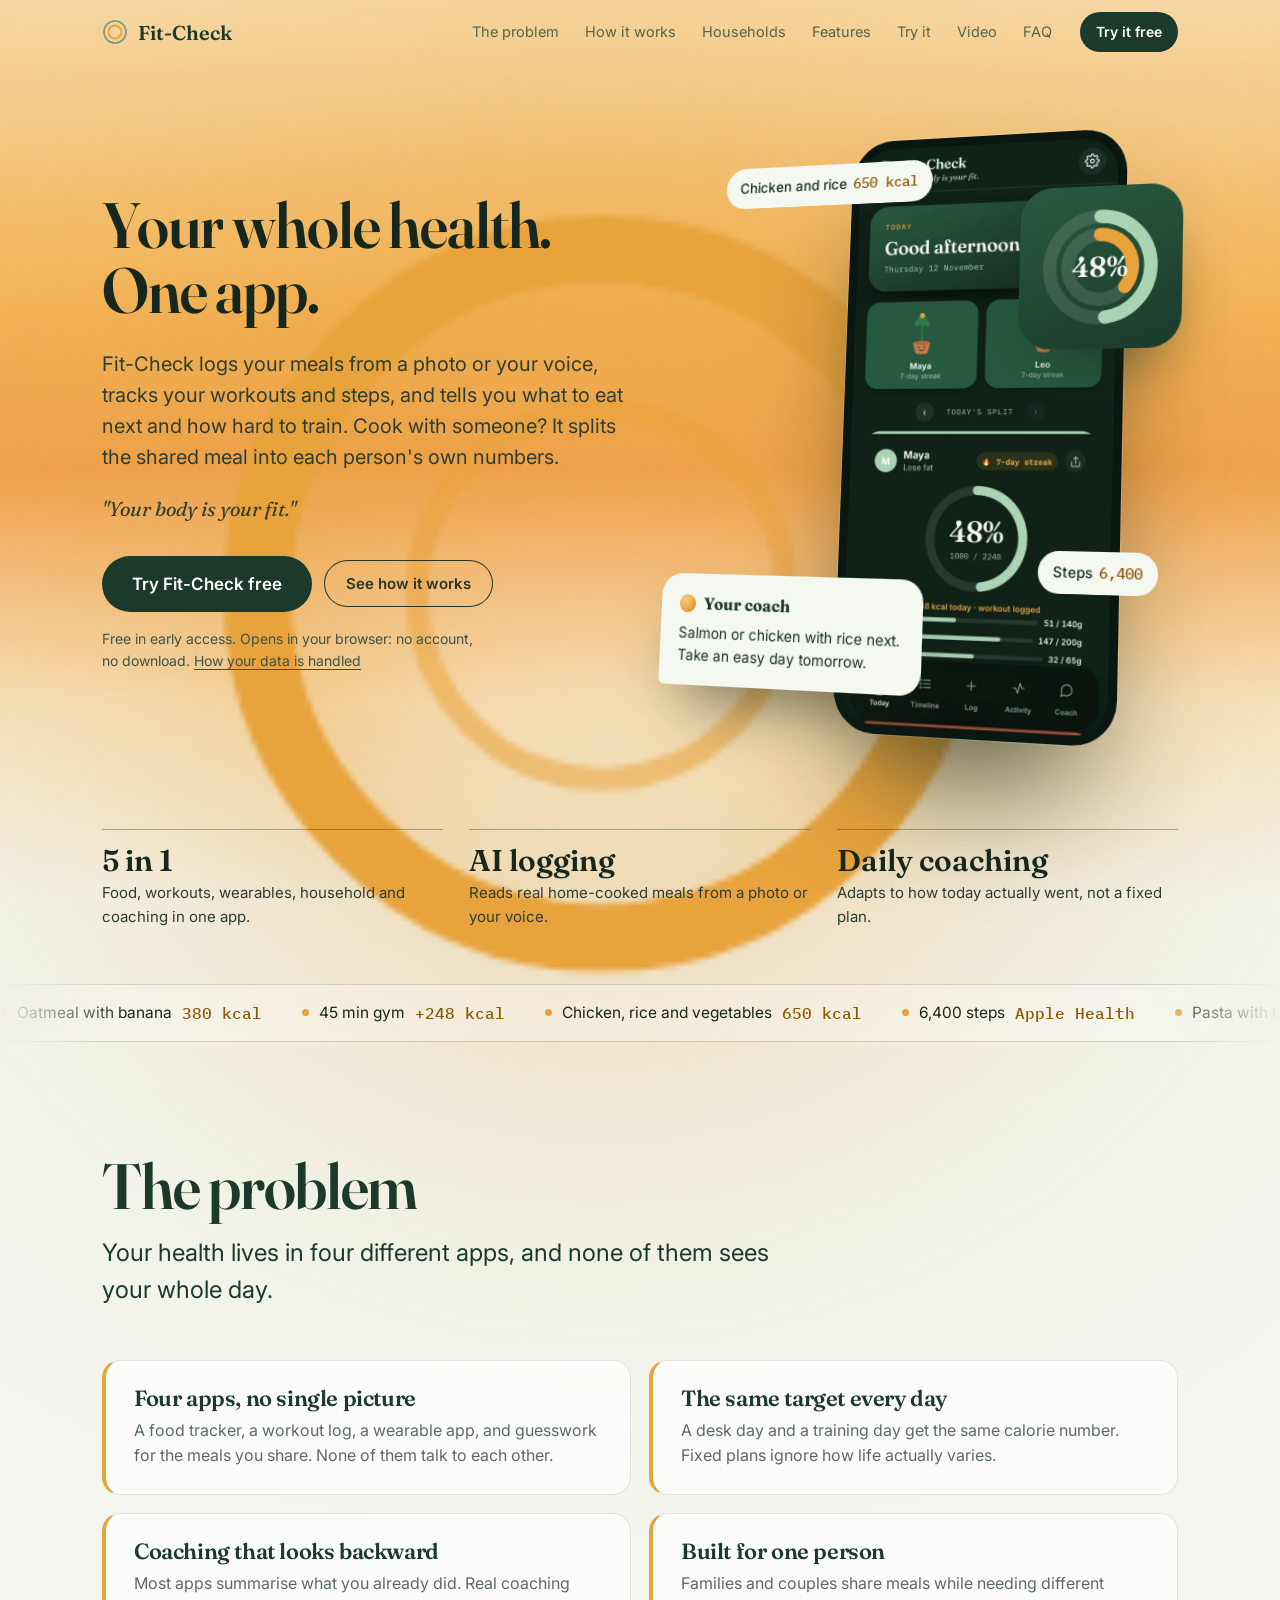
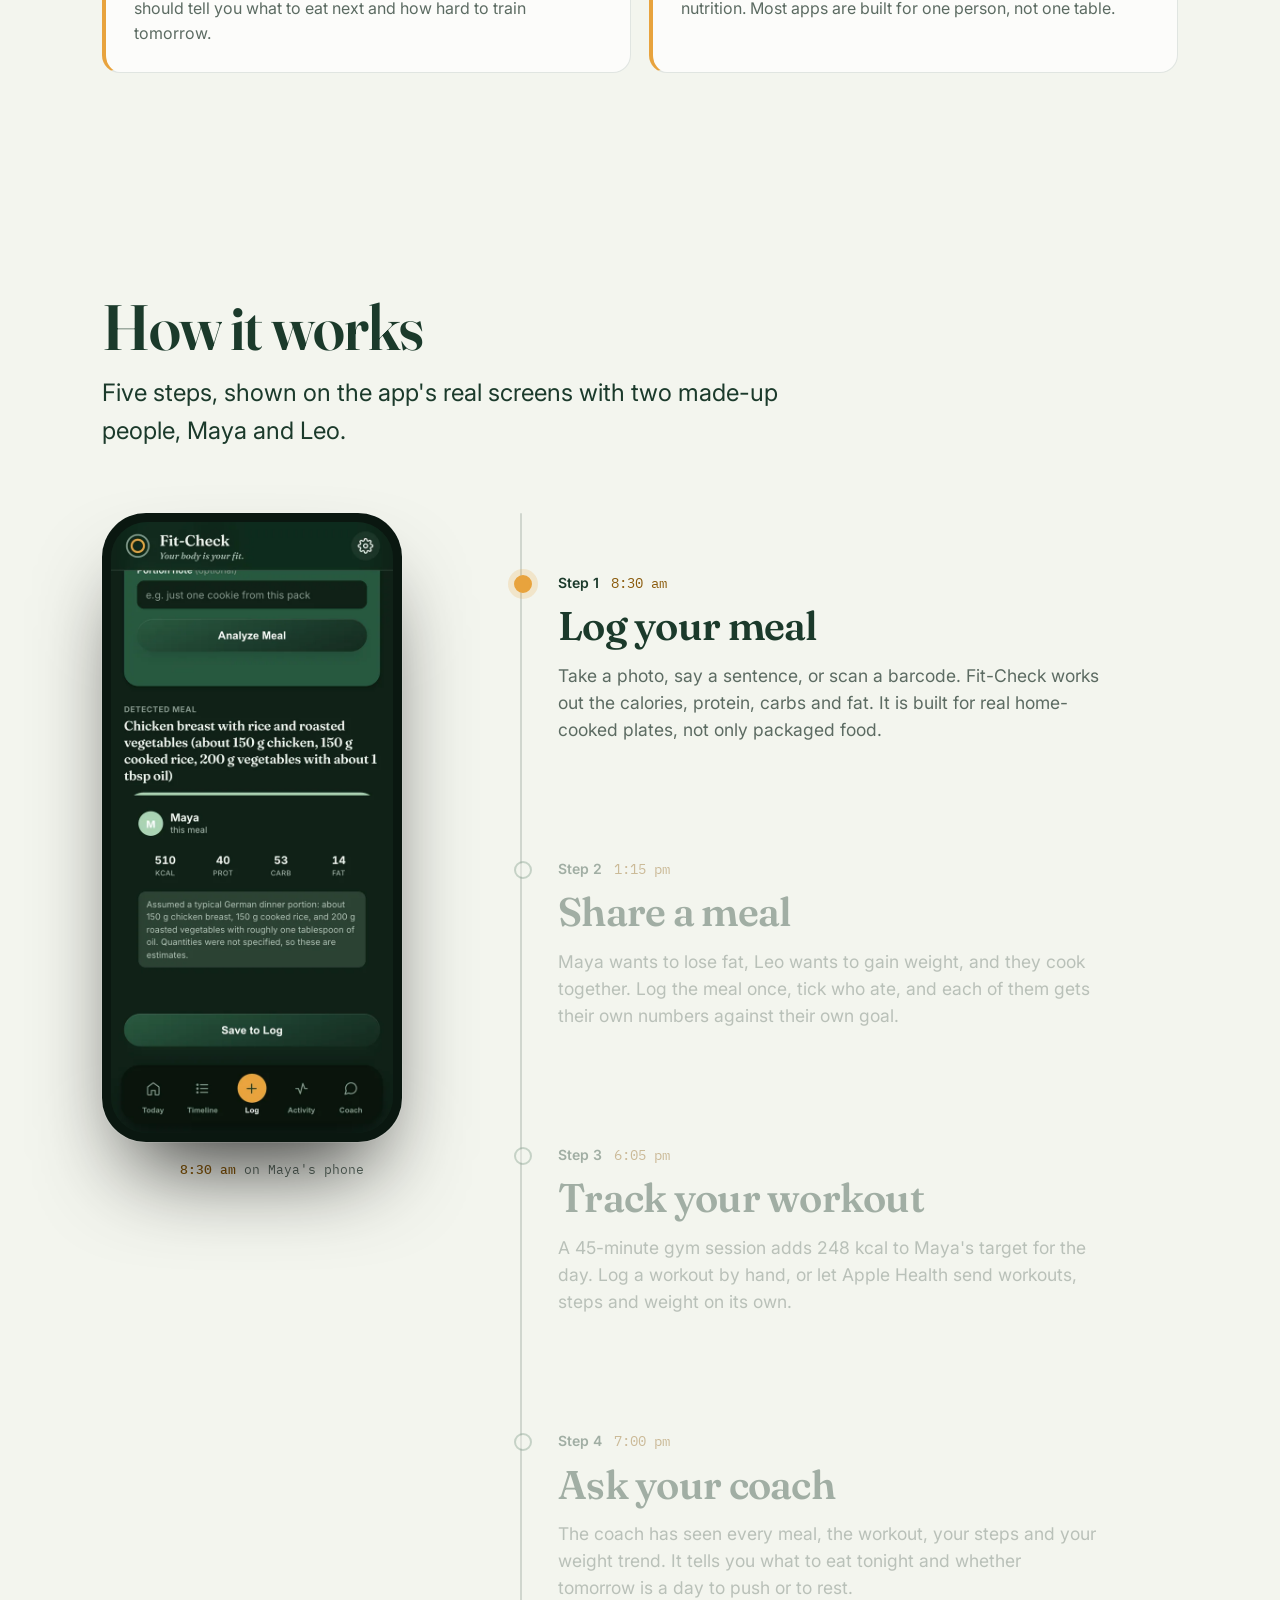
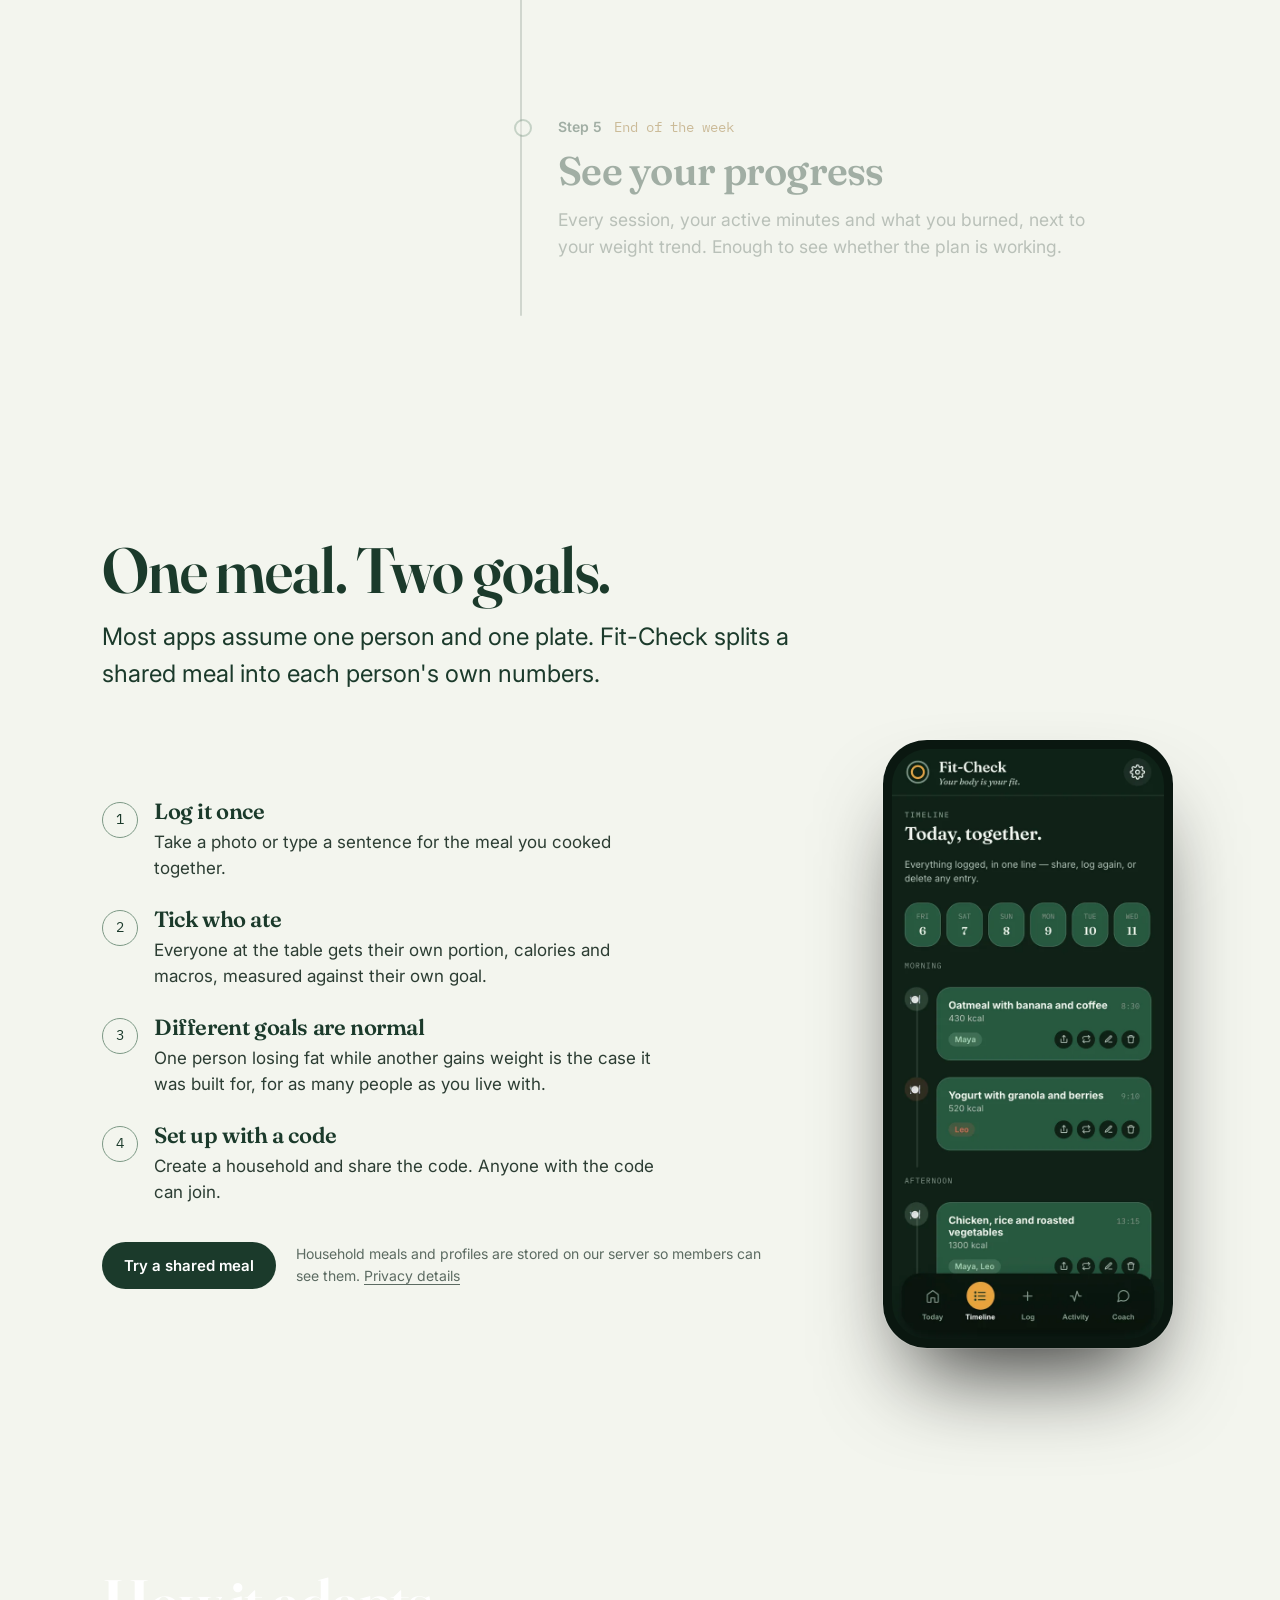
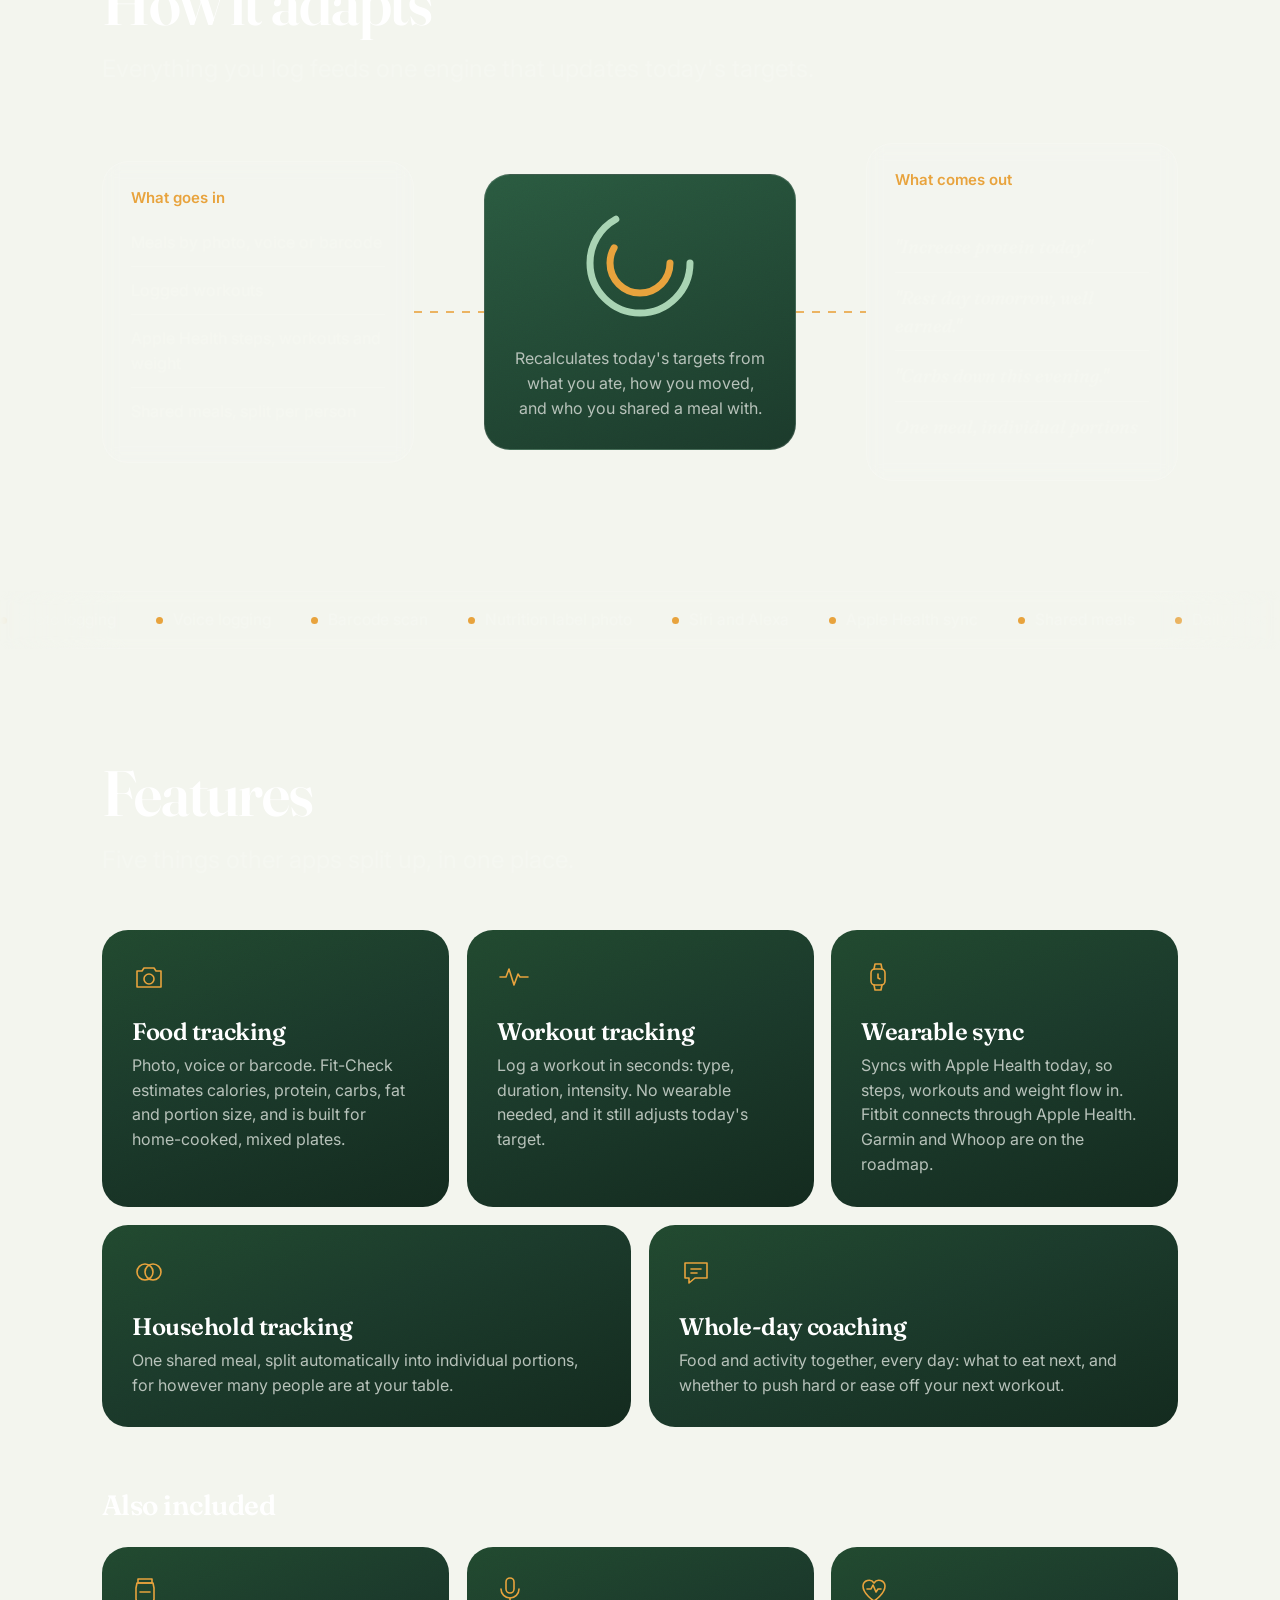
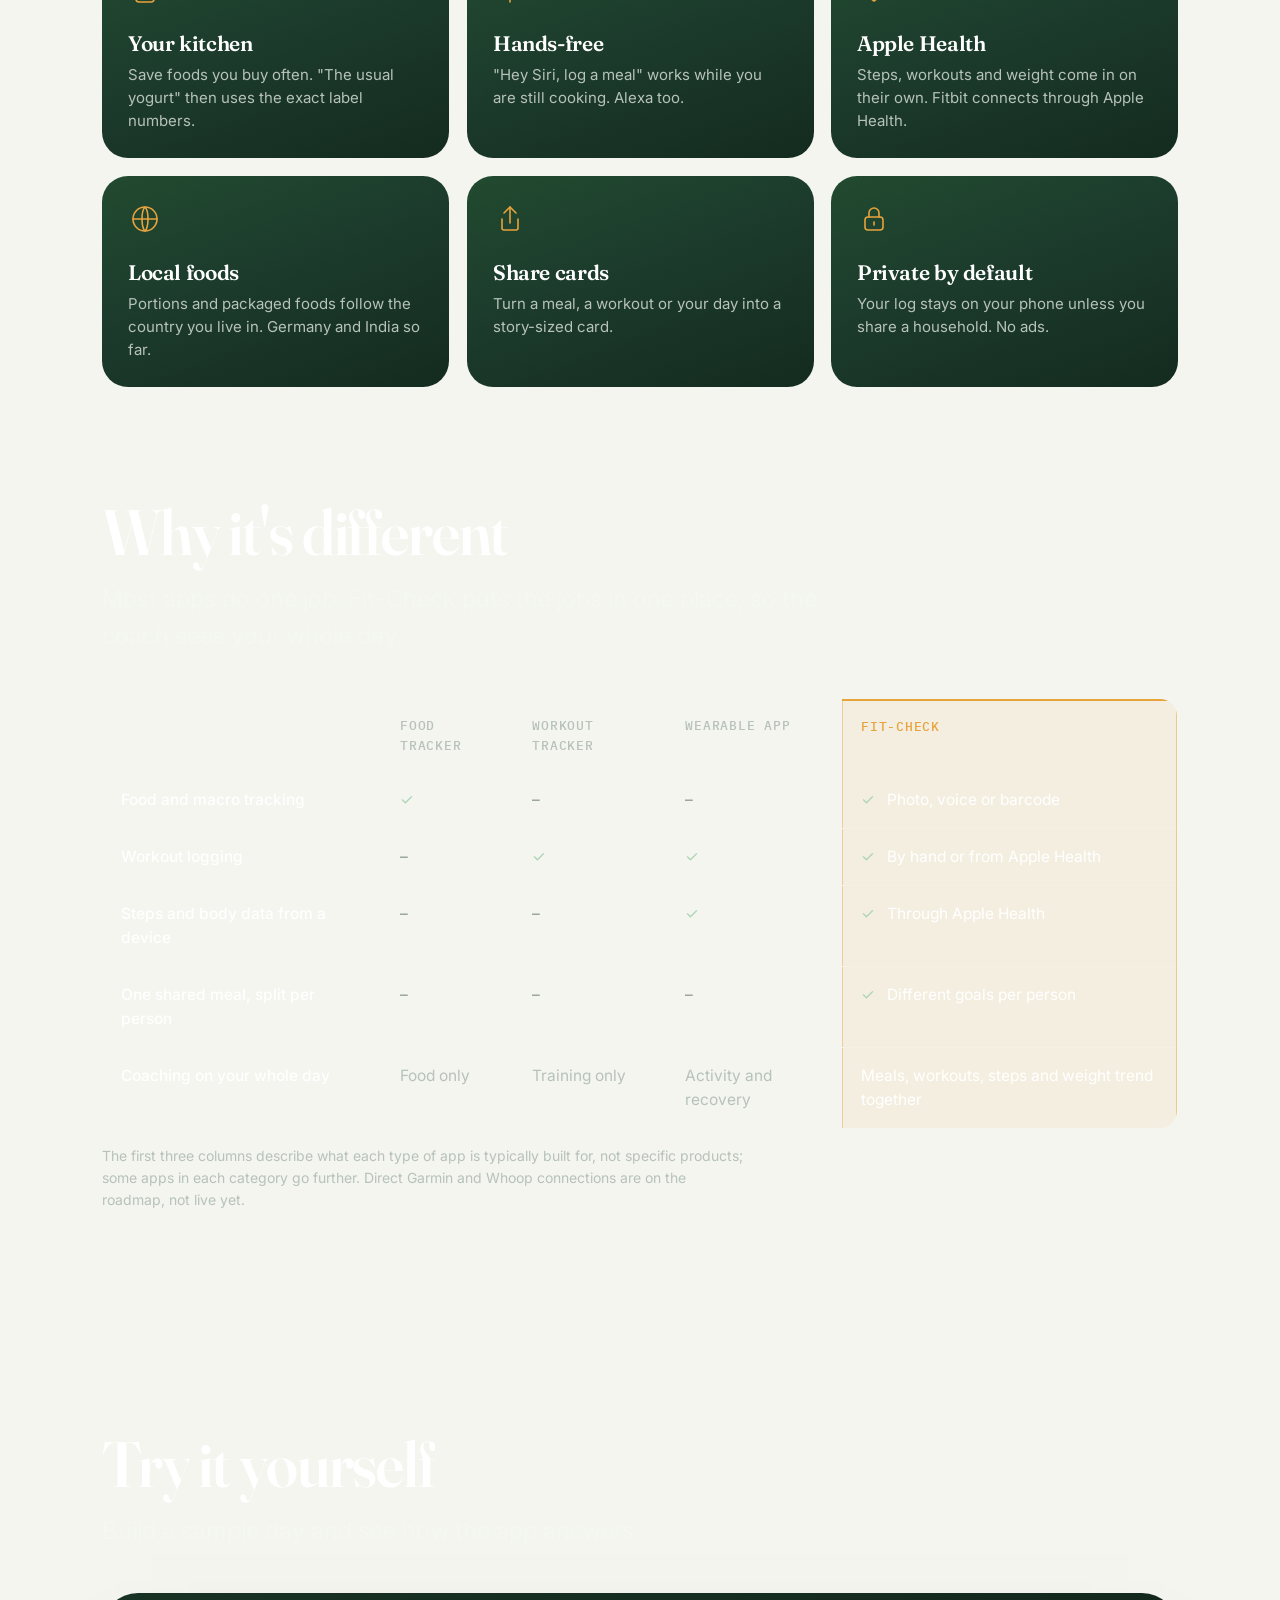
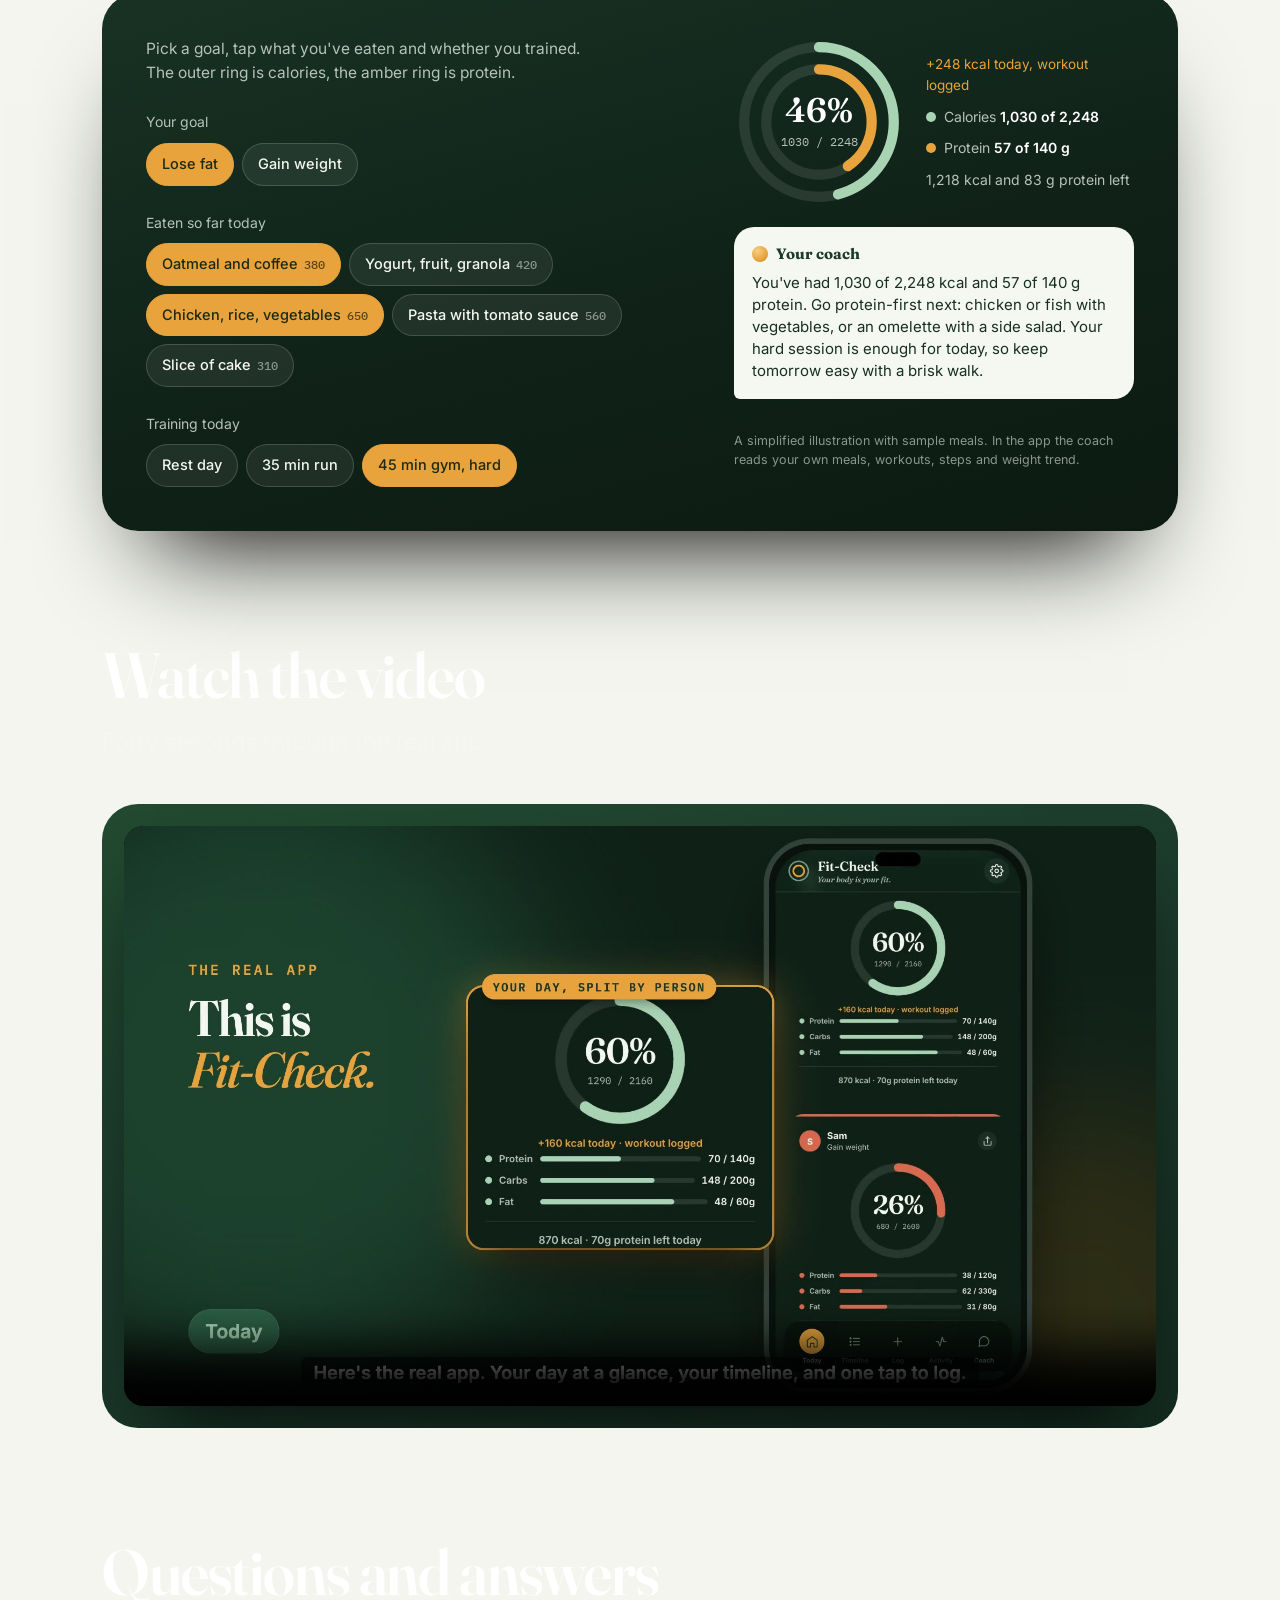
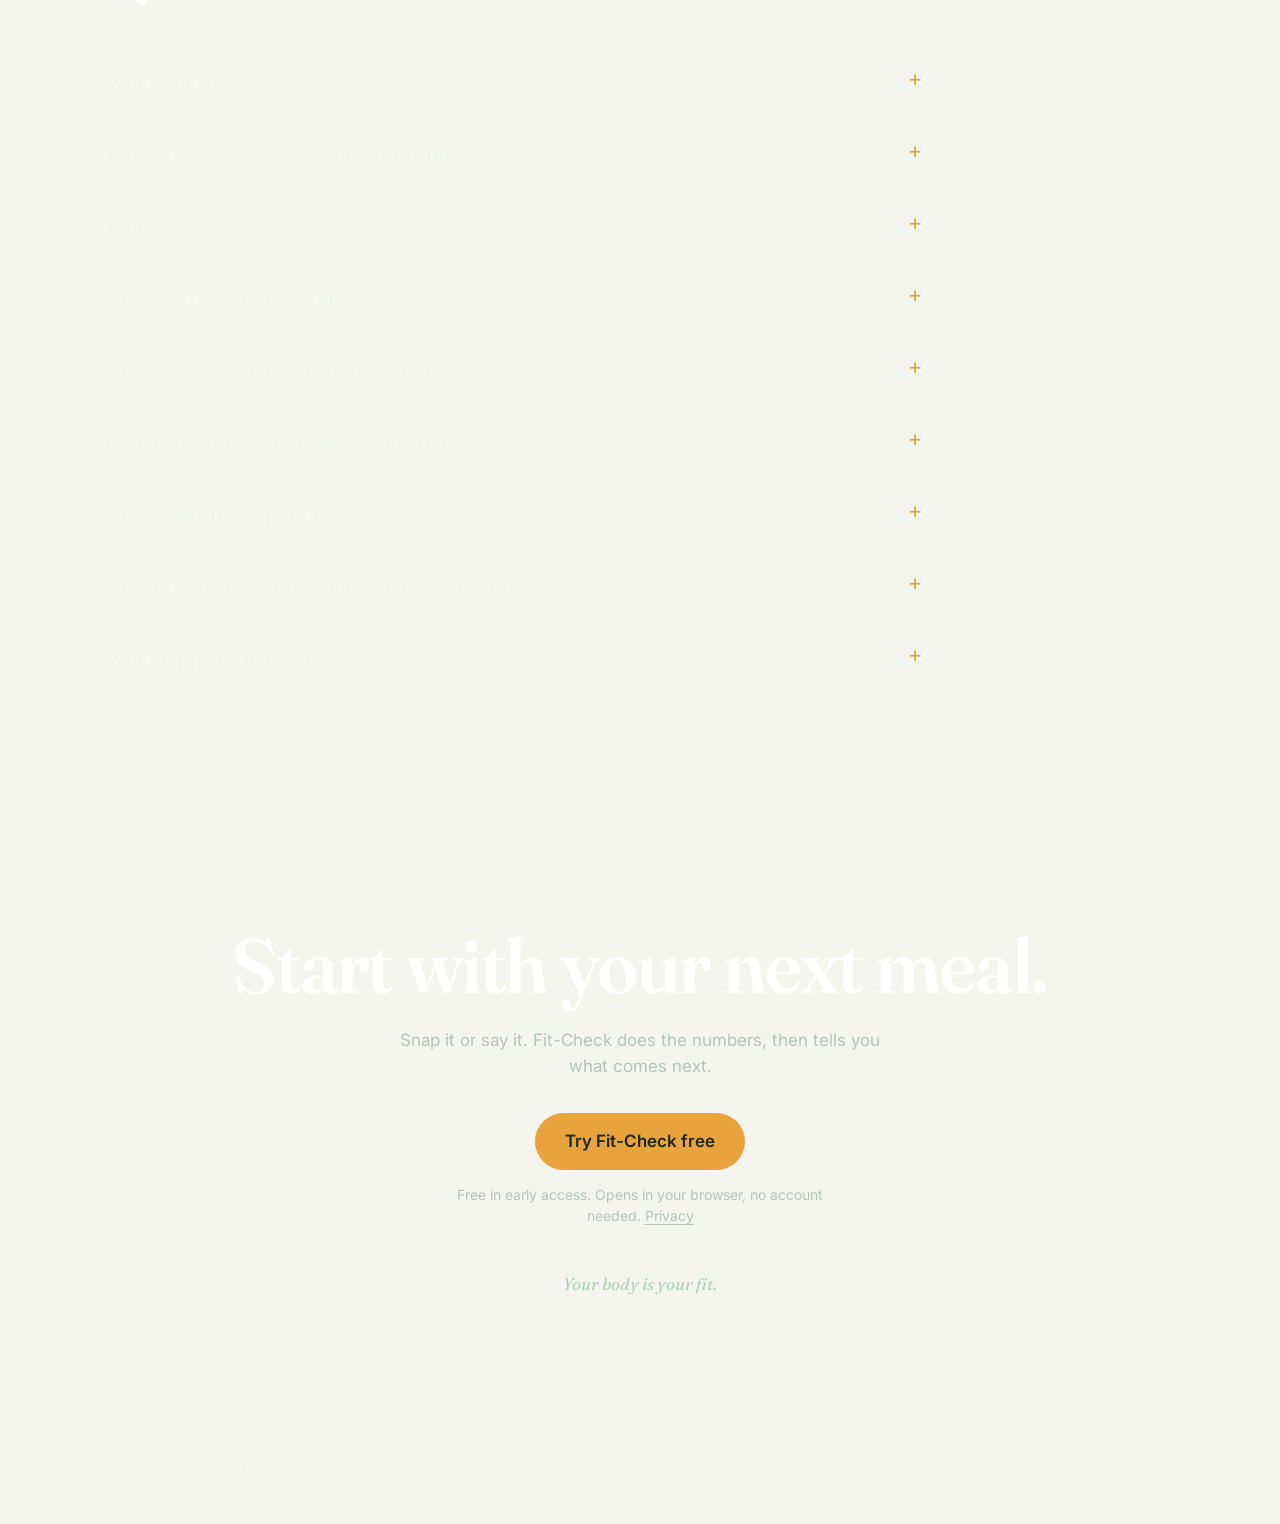
<file: index.html>
<!DOCTYPE html>
<html lang="en">
<head>
<meta charset="UTF-8">
<meta name="viewport" content="width=device-width, initial-scale=1.0">
<title>Fit-Check — AI Meal Tracker, Workout Log & Daily Coach</title>
<meta name="description" content="Log meals from a photo or your voice, track workouts and steps, and split shared meals for everyone you cook with. One app that coaches your whole day. Free in early access.">
<meta name="robots" content="index, follow">
<meta name="google-site-verification" content="pa34wmlBcsLzAscAvcLwANNxXgm-KN9Oa3L8pXp_8vo" />
<meta name="theme-color" content="#1B3A2B">
<link rel="canonical" href="https://fitcheckcoach.com/">
<link rel="icon" href="/icon.png">
<link rel="apple-touch-icon" href="/icon.png">
<!-- Open Graph / social preview -->
<meta property="og:type" content="website">
<meta property="og:site_name" content="Fit-Check">
<meta property="og:url" content="https://fitcheckcoach.com/">
<meta property="og:title" content="Fit-Check — AI Meal Tracker, Workout Log & Daily Coach">
<meta property="og:description" content="Food, workouts, wearables, household sharing, and daily coaching — one health and fitness tracker instead of five separate apps.">
<meta property="og:image" content="https://fitcheckcoach.com/video/fitcheck-promo-poster.jpg">
<meta property="og:image:width" content="1920">
<meta property="og:image:height" content="1080">
<meta property="og:image:alt" content="Fit-Check promo frame showing the app on a phone">
<meta property="og:video" content="https://fitcheckcoach.com/video/fitcheck-promo.mp4">
<meta property="og:video:type" content="video/mp4">
<meta property="og:video:width" content="1920">
<meta property="og:video:height" content="1080">
<meta name="twitter:card" content="summary_large_image">
<meta name="twitter:title" content="Fit-Check — AI Meal Tracker, Workout Log & Daily Coach">
<meta name="twitter:description" content="Food, workouts, wearables, household sharing, and daily coaching — one health and fitness tracker instead of five separate apps.">
<meta name="twitter:image" content="https://fitcheckcoach.com/video/fitcheck-promo-poster.jpg">
<meta name="twitter:image:alt" content="Fit-Check promo frame showing the app on a phone">
<script type="application/ld+json">
{
  "@context": "https://schema.org",
  "@type": "WebSite",
  "name": "Fit-Check",
  "alternateName": ["FitCheck", "Fit Check"],
  "url": "https://fitcheckcoach.com/",
  "description": "Fit-Check is a health and fitness tracker — meal logging, workout tracking, wearable sync, household sharing, and daily whole-day coaching, in one app."
}
</script>
<script type="application/ld+json">
{
  "@context": "https://schema.org",
  "@type": "Organization",
  "name": "Fit-Check",
  "alternateName": ["FitCheck", "Fit Check"],
  "url": "https://fitcheckcoach.com/",
  "logo": "https://fitcheckcoach.com/icon.png",
  "email": "hello@fitcheckcoach.com",
  "description": "Fit-Check is a health and fitness tracker — meal logging, workout tracking, wearable sync, household sharing, and daily whole-day coaching, in one app.",
  "contactPoint": {
    "@type": "ContactPoint",
    "email": "hello@fitcheckcoach.com",
    "contactType": "customer support"
  }
}
</script>
<script type="application/ld+json">
{
  "@context": "https://schema.org",
  "@type": "SoftwareApplication",
  "name": "Fit-Check",
  "alternateName": ["FitCheck", "Fit Check"],
  "applicationCategory": "HealthApplication",
  "operatingSystem": "Web",
  "url": "https://fitcheckcoach.com/",
  "description": "A health and fitness tracker for meal logging, workout tracking, wearable sync, household meal sharing, and daily whole-day coaching.",
  "offers": {
    "@type": "Offer",
    "price": "0",
    "priceCurrency": "USD"
  }
}
</script>
<script type="application/ld+json">
{
  "@context": "https://schema.org",
  "@type": "VideoObject",
  "name": "Fit-Check — Your whole health, one app",
  "description": "From four apps to one: log meals by photo, voice or barcode, track workouts, sync Apple Health steps, split shared meals by goal and get daily coaching.",
  "thumbnailUrl": "https://fitcheckcoach.com/video/fitcheck-promo-poster.jpg",
  "uploadDate": "2026-11-11",
  "contentUrl": "https://fitcheckcoach.com/video/fitcheck-promo.mp4",
  "duration": "PT41S"
}
</script>
<script type="application/ld+json">
{
  "@context": "https://schema.org",
  "@type": "WebApplication",
  "name": "Fit-Check",
  "url": "https://fit-check-ukc9.onrender.com",
  "applicationCategory": "HealthApplication",
  "operatingSystem": "Any (runs in a web browser)",
  "description": "Meal logging from a photo or voice, workout tracking, Apple Health sync, shared-meal splitting for households and daily whole-day coaching.",
  "offers": {
    "@type": "Offer",
    "price": "0",
    "priceCurrency": "EUR",
    "description": "Free during early access."
  },
  "publisher": { "@type": "Organization", "name": "Fit-Check", "url": "https://fitcheckcoach.com/" }
}
</script>
<script type="application/ld+json">
{
  "@context": "https://schema.org",
  "@type": "FAQPage",
  "mainEntity": [
    {
      "@type": "Question",
      "name": "What is Fit-Check?",
      "acceptedAnswer": {
        "@type": "Answer",
        "text": "Fit-Check is a health and fitness tracker. It logs your meals, tracks your workouts, pulls in your Apple Health data, keeps your household in sync and coaches your whole day, all in one app."
      }
    },
    {
      "@type": "Question",
      "name": "Is it a fitness tracker or a nutrition app?",
      "acceptedAnswer": {
        "@type": "Answer",
        "text": "Both. Fit-Check tracks food, workouts and activity together, so your coaching is based on your whole day and not only on what you ate."
      }
    },
    {
      "@type": "Question",
      "name": "Is it free?",
      "acceptedAnswer": {
        "@type": "Answer",
        "text": "Yes. Fit-Check is free while it is in early access, with no account needed. A paid premium tier is planned for later; core logging will stay free."
      }
    },
    {
      "@type": "Question",
      "name": "Do I need to install anything?",
      "acceptedAnswer": {
        "@type": "Answer",
        "text": "No. It opens in your browser, and you can add it to your home screen so it behaves like an app."
      }
    },
    {
      "@type": "Question",
      "name": "Does it work with my watch or band?",
      "acceptedAnswer": {
        "@type": "Answer",
        "text": "It syncs with Apple Health today, so steps, workouts and weight feed into your targets. Fitbit and other bands work by turning on their Apple Health sync. Direct Garmin and Whoop connections are on the roadmap, not live yet."
      }
    },
    {
      "@type": "Question",
      "name": "Can my partner or family use it with me?",
      "acceptedAnswer": {
        "@type": "Answer",
        "text": "Yes. Create a household, share the code, and a shared meal is split per person, for however many people you live with, even when everyone has a different goal."
      }
    },
    {
      "@type": "Question",
      "name": "How accurate is a photo?",
      "acceptedAnswer": {
        "@type": "Answer",
        "text": "It is an estimate, and it says what it assumed. You can correct the portion in a few words, and saved kitchen items use exact label numbers."
      }
    },
    {
      "@type": "Question",
      "name": "How is Fit-Check different from other health trackers?",
      "acceptedAnswer": {
        "@type": "Answer",
        "text": "Most trackers do food, or fitness, or wearables. Fit-Check puts all three in one place with coaching that looks at your whole day, and it splits shared meals automatically, which single-user trackers do not."
      }
    },
    {
      "@type": "Question",
      "name": "What happens to my data?",
      "acceptedAnswer": {
        "@type": "Answer",
        "text": "Meal photos and coach questions are sent to Anthropic to be read and answered. Nothing else leaves your phone unless you share a household. The full note is on the privacy page."
      }
    }
  ]
}
</script>
<link rel="preconnect" href="https://fonts.googleapis.com">
<link rel="preconnect" href="https://fonts.gstatic.com" crossorigin>
<link href="https://fonts.googleapis.com/css2?family=Fraunces:ital,opsz,wght@0,9..144,300;0,9..144,450;0,9..144,600;1,9..144,450;1,9..144,600&family=Inter:wght@400;500;600;700&family=IBM+Plex+Mono:wght@400;500&display=swap" rel="stylesheet">
<style>
  :root{
    --night:#0F2117; --forest:#1B3A2B; --pine:#234F38; --lift:#27583F; --sage:#7C9885;
    --cream:#F5F7F1; --paper:#F3F5EE; --ink:#16271D; --muted-d:#B7C2BA; --faint-d:#8A9690; --muted-l:#5C6B62;
    --amber:#E8A33D; --amber-deep:#B9781C; --amber-text:#8A5A0B; --mint:#A9D4B4; --coral:#D9694F;
    --line-d:rgba(255,255,255,.12); --line-l:rgba(27,58,43,.14);
    --serif:'Fraunces',Georgia,serif; --sans:'Inter',system-ui,sans-serif; --mono:'IBM Plex Mono',ui-monospace,monospace;
    --maxw:1140px;
  }
  *{box-sizing:border-box;}
  html{scroll-behavior:smooth; overflow-x:clip;}
  body{margin:0; font-family:var(--sans); font-size:17px; line-height:1.55; -webkit-font-smoothing:antialiased;}
  a{color:inherit;}
  h1,h2,h3{font-family:var(--serif); font-weight:600; letter-spacing:-.018em; margin:0; line-height:1.06;}
  p{margin:0;}
  .wrap{max-width:var(--maxw); margin:0 auto; padding:0 32px;}
  :focus-visible{outline:2px solid var(--amber); outline-offset:3px; border-radius:8px;}

  /* green surfaces: soft gradient, faint grain, and the amber glow that follows the cursor */
  .green{position:relative; isolation:isolate; overflow:hidden; color:var(--cream); background:linear-gradient(160deg,#21492f 0%,var(--forest) 45%,#132a1e 100%);}
  .green.deep{background:linear-gradient(165deg,#173123 0%,var(--night) 55%,#0b1911 100%);}
  .green::after{content:""; position:absolute; inset:0; z-index:-1; pointer-events:none; opacity:.06; mix-blend-mode:overlay; background-image:url("data:image/svg+xml,%3Csvg xmlns='http://www.w3.org/2000/svg' width='140' height='140'%3E%3Cfilter id='n'%3E%3CfeTurbulence type='fractalNoise' baseFrequency='0.85' numOctaves='2' stitchTiles='stitch'/%3E%3C/filter%3E%3Crect width='100%25' height='100%25' filter='url(%23n)'/%3E%3C/svg%3E");}
  .green::before{content:""; position:absolute; inset:0; z-index:-1; pointer-events:none; opacity:0; transition:opacity .45s ease;
    background:radial-gradient(var(--glow-size,460px) circle at var(--gx,50%) var(--gy,30%), rgba(232,163,61,var(--glow-a,.16)), transparent 62%);}
  .green:hover::before{opacity:1;}
  .green h1,.green h2,.green h3{color:#fff;}

  .btn{position:relative; display:inline-flex; align-items:center; justify-content:center; background:var(--amber); color:#1B2A14; font-weight:600; font-size:15px; padding:12px 22px; border-radius:999px; text-decoration:none; border:0; cursor:pointer; transition:transform .25s cubic-bezier(.34,1.56,.64,1), background .15s ease, box-shadow .2s ease;}
  .btn:hover{background:#F1B654; box-shadow:0 10px 26px -10px rgba(232,163,61,.8);}
  .btn.small{padding:9px 16px; font-size:14px;}
  .btn.big{font-size:17px; padding:15px 30px;}
  .btn.line{background:transparent; color:inherit; box-shadow:inset 0 0 0 1px currentColor; opacity:.9;}
  .btn.line:hover{background:rgba(255,255,255,.08); opacity:1; box-shadow:inset 0 0 0 1px currentColor;}
  .btn.forest{background:var(--forest); color:#fff;} .btn.forest:hover{background:var(--pine); box-shadow:0 10px 26px -12px rgba(27,58,43,.9);}

  .nav{position:sticky; top:0; z-index:30; backdrop-filter:blur(14px);}
  .nav .wrap{display:flex; align-items:center; gap:28px; height:64px;}
  .brand{display:flex; align-items:center; gap:10px; font-family:var(--serif); font-weight:600; font-size:20px; text-decoration:none;}
  .brand svg{width:26px; height:26px; transition:transform .6s cubic-bezier(.34,1.56,.64,1);}
  .brand:hover svg{transform:rotate(180deg) scale(1.08);}
  .nav-links{display:flex; gap:26px; margin-left:auto; font-size:14.5px;}
  .nav-links a{text-decoration:none; opacity:.72; transition:opacity .15s ease;} .nav-links a:hover{opacity:1;}

  /* headline words rise into place */
  [data-split] .w{display:inline-block; overflow:hidden; vertical-align:top; padding-bottom:.12em; margin-bottom:-.12em;}
  [data-split] .w > span{display:inline-block; transform:translateY(112%); transition:transform .8s cubic-bezier(.2,.8,.2,1); transition-delay:calc(var(--i) * 55ms);}
  [data-split].in .w > span{transform:none;}
  .rv{opacity:0; transform:translateY(18px); transition:opacity .6s ease, transform .6s cubic-bezier(.2,.8,.2,1); transition-delay:calc(var(--d,0) * 80ms);}
  .rv.in{opacity:1; transform:none;}

  .phone{position:relative; width:min(300px,78vw); border-radius:44px; padding:9px; background:#0A1710; box-shadow:0 0 0 1px rgba(255,255,255,.12), 0 50px 90px -30px rgba(0,0,0,.8);}
  .phone img{display:block; width:100%; height:auto; aspect-ratio:390/845; object-fit:cover; object-position:top; border-radius:36px;}

  /* build-a-day demo */
  .q{margin-top:26px;}
  .q-label{font-size:14px; color:var(--muted-d); margin-bottom:10px; display:block;}
  .chips{display:flex; flex-wrap:wrap; gap:8px;}
  .chip{font:inherit; font-size:14.5px; font-weight:500; color:var(--cream); background:rgba(255,255,255,.07); border:1px solid rgba(255,255,255,.16); border-radius:999px; padding:9px 15px; cursor:pointer; transition:background .15s ease, border-color .15s ease, color .15s ease, transform .2s cubic-bezier(.34,1.56,.64,1);}
  .chip small{font-family:var(--mono); font-size:11.5px; color:var(--faint-d); margin-left:6px;}
  .chip:hover{border-color:rgba(232,163,61,.7); transform:translateY(-1px);}
  .chip[aria-pressed="true"]{background:var(--amber); border-color:var(--amber); color:#1B2A14;}
  .chip[aria-pressed="true"] small{color:#5d4310;}
  .dial{position:relative; width:var(--dial,220px); height:var(--dial,220px); flex:none;}
  .dial svg{width:100%; height:100%; transform:rotate(-90deg);}
  .dial circle{fill:none; stroke-linecap:round;}
  .dial .track{stroke:rgba(255,255,255,.1);}
  .dial .fill{transition:stroke-dashoffset .8s cubic-bezier(.3,.9,.3,1), stroke .3s ease;}
  .dial .num{position:absolute; inset:0; display:flex; flex-direction:column; align-items:center; justify-content:center; text-align:center;}
  .dial .pct{font-family:var(--serif); font-size:calc(var(--dial,220px) * .2); font-weight:600; line-height:1; color:#fff;}
  .dial .of{font-family:var(--mono); font-size:11.5px; color:var(--muted-d); margin-top:6px; white-space:nowrap;}
  .legend{display:flex; flex-direction:column; gap:10px; font-size:14px; color:var(--muted-d);}
  .legend b{color:#fff; font-weight:600;}
  .legend i{display:inline-block; width:10px; height:10px; border-radius:50%; margin-right:8px;}
  .bonus{font-size:13.5px; color:var(--amber); min-height:1.5em;}
  .coach{background:var(--cream); color:#17301F; border-radius:20px 20px 20px 6px; padding:16px 18px; font-size:15px; line-height:1.48;}
  .coach b{display:flex; align-items:center; gap:8px; font-family:var(--serif); font-size:15px; margin-bottom:6px; color:var(--forest);}
  .coach b::before{content:""; width:16px; height:16px; border-radius:50%; background:radial-gradient(circle at 35% 30%, #F6CF85, #E8A33D 60%, #C98522); animation:pulse 2.6s ease-in-out infinite;}
  @keyframes pulse{0%,100%{box-shadow:0 0 0 0 rgba(232,163,61,.5);} 50%{box-shadow:0 0 0 7px rgba(232,163,61,0);}}
  .honest{margin-top:12px; font-size:12.5px; color:var(--faint-d);}

  /* small feature cards: green, with the amber hint on hover and a slight tilt */
  .cards{display:grid; grid-template-columns:repeat(3,minmax(0,1fr)); gap:18px;}
  .card{border-radius:26px; padding:26px; --glow-size:260px; --glow-a:.28; transition:transform .18s ease-out, box-shadow .3s ease; transform-style:preserve-3d; will-change:transform;}
  .card:hover{box-shadow:0 26px 50px -26px rgba(15,33,23,.9);}
  .card svg{width:34px; height:34px; stroke:var(--amber); fill:none; stroke-width:1.6; stroke-linecap:round; stroke-linejoin:round;}
  .card svg *{stroke-dasharray:var(--len,120); stroke-dashoffset:var(--len,120); transition:stroke-dashoffset 1.1s cubic-bezier(.65,0,.35,1);}
  .card.in svg *{stroke-dashoffset:0;}
  .card h3{margin-top:18px; font-size:21px;}
  .card p{margin-top:8px; font-size:15px; color:var(--muted-d);}

  .film video{width:100%; display:block; aspect-ratio:16/9; border-radius:20px; background:#000; box-shadow:0 40px 70px -30px rgba(0,0,0,.8);}

  .faq .wrap{display:grid; grid-template-columns:minmax(0,.7fr) minmax(0,1.3fr); gap:56px;}
  .faq h2{font-size:clamp(30px,3.6vw,44px);}
  .faq details{border-top:1px solid var(--faq-line); padding:20px 0;}
  .faq details:last-child{border-bottom:1px solid var(--faq-line);}
  .faq summary{cursor:pointer; list-style:none; font-family:var(--serif); font-size:20px; display:flex; justify-content:space-between; gap:20px; transition:color .15s ease;}
  .faq summary:hover{color:var(--faq-hover);}
  .faq summary::-webkit-details-marker{display:none;}
  .faq summary::after{content:"+"; font-family:var(--sans); color:var(--faq-plus); font-size:22px; line-height:1; transition:transform .25s ease;}
  .faq details[open] summary::after{transform:rotate(45deg);}
  .faq details p{margin-top:12px; color:var(--faq-muted); max-width:38em;}

  .end{padding:130px 0 140px; text-align:center;}
  .end h2{font-size:clamp(40px,6vw,80px);}
  .end p{margin:20px auto 0; color:var(--muted-d); max-width:30em;}
  .end .btn{margin-top:34px;}
  .end .tag{margin-top:44px; font-family:var(--serif); font-style:italic; color:var(--mint);}
  .rings{position:absolute; z-index:-1; pointer-events:none; transition:transform .5s ease-out;}
  .rings circle{fill:none; stroke:var(--sage); stroke-width:1; opacity:.28; stroke-dasharray:var(--c); stroke-dashoffset:var(--c); animation:draw 2.2s cubic-bezier(.65,0,.35,1) forwards; animation-delay:calc(var(--n) * 140ms);}
  .rings circle.a{stroke:var(--amber); stroke-width:1.6; opacity:.75;}
  .rings .spin{transform-origin:center; animation:spin 90s linear infinite;}
  .rings .spin circle{stroke-dasharray:3 14; stroke-dashoffset:0; animation:none; opacity:.35;}
  @keyframes draw{to{stroke-dashoffset:0;}}
  @keyframes spin{to{transform:rotate(360deg);}}
  @keyframes floaty{0%,100%{transform:translateY(0) rotate(var(--rot,0deg));} 50%{transform:translateY(-10px) rotate(var(--rot,0deg));}}

  footer{font-size:14px;}
  footer .wrap{display:flex; flex-wrap:wrap; gap:14px 26px; align-items:center; padding-top:30px; padding-bottom:44px;}
  footer a{text-decoration:none; opacity:.8;} footer a:hover{opacity:1;} footer .sp{margin-left:auto;}

  @media (max-width:900px){
    body{font-size:16px;} .wrap{padding:0 20px;}
    .nav-links{display:none;} .nav .btn{margin-left:auto;}
    .cards{grid-template-columns:1fr;}
    .faq .wrap{grid-template-columns:1fr; gap:26px;}
    .end{padding:90px 0 96px;} footer .sp{margin-left:0;}
  }
  @media (prefers-reduced-motion:reduce){
    *,*::before,*::after{animation:none !important; transition:none !important; scroll-behavior:auto !important;}
    [data-split] .w > span{transform:none;} .rv{opacity:1; transform:none;}
    .rings circle{stroke-dashoffset:0;} .card svg *{stroke-dashoffset:0;}
  }

  @property --ry { syntax:'<angle>'; inherits:true; initial-value:-16deg; }
  @property --rx { syntax:'<angle>'; inherits:true; initial-value:6deg; }
  @property --ex { syntax:'<number>'; inherits:true; initial-value:1; }
  html{background:#F3F5EE;}
  body{background:transparent; color:var(--forest);}
  main{overflow-x:clip;}
  .sky{position:fixed; inset:0; z-index:-3; pointer-events:none;}
  .sky i{position:absolute; inset:0; opacity:0; will-change:opacity;}
  .sky .dawn{opacity:1; background:linear-gradient(180deg,#F6D9A6 0%,#F3B457 34%,#F0A14B 52%,#F7E3BE 78%,#F3F5EE 100%);}
  .sky .noon{background:linear-gradient(180deg,#DCEBDD 0%,#EEF3EA 46%,#F3F5EE 100%);}
  .sky .dusk{background:linear-gradient(180deg,#1C2A30 0%,#4A2C36 40%,#8A4532 74%,#B4602E 100%);}
  .sky .night{background:
      radial-gradient(1.5px 1.5px at 12% 18%,#fff 50%,transparent 51%), radial-gradient(1px 1px at 28% 62%,#fff 50%,transparent 51%),
      radial-gradient(1.5px 1.5px at 44% 30%,#cfe 50%,transparent 51%), radial-gradient(1px 1px at 61% 12%,#fff 50%,transparent 51%),
      radial-gradient(1.5px 1.5px at 73% 54%,#fff 50%,transparent 51%), radial-gradient(1px 1px at 86% 26%,#cfe 50%,transparent 51%),
      radial-gradient(1px 1px at 92% 72%,#fff 50%,transparent 51%), radial-gradient(1px 1px at 6% 78%,#fff 50%,transparent 51%),
      radial-gradient(1px 1px at 52% 84%,#fff 50%,transparent 51%), radial-gradient(1.5px 1.5px at 36% 8%,#fff 50%,transparent 51%),
      linear-gradient(180deg,#07130D 0%,#0F2117 55%,#173123 100%);}
  .sun{position:fixed; left:0; top:0; z-index:-2; width:100px; height:100px; margin:-50px 0 0 -50px; pointer-events:none; will-change:transform;}
  .sun b{position:absolute; inset:0; border-radius:50%; border:calc(100px * .09) solid var(--sun,#E8A33D); box-shadow:0 0 60px 6px var(--sun-glow,rgba(232,163,61,.55)), inset 0 0 40px 2px var(--sun-glow,rgba(232,163,61,.45)); animation:rise 2.4s cubic-bezier(.16,1,.3,1) both;}
  .sun b::after{content:""; position:absolute; inset:18%; border-radius:50%; border:calc(100px * .035) solid var(--sun,#E8A33D); opacity:.55;}
  @keyframes rise{from{transform:translateY(120%); opacity:0;} to{transform:none; opacity:1;}}

  .nav{background:transparent; border-bottom:1px solid transparent; transition:background .3s ease;}
  .nav.solid{background:rgba(243,245,238,.72);}
  .nav.dark{color:var(--cream);} .nav.dark.solid{background:rgba(15,33,23,.7);}

  .hero{position:relative; min-height:calc(100vh - 64px); display:flex; align-items:center; padding:30px 0 80px;}
  .hero .wrap{width:100%; display:grid; grid-template-columns:minmax(0,1.1fr) minmax(0,.9fr); gap:30px; align-items:center;}
  .hero h1{font-size:clamp(46px,7.2vw,112px); font-variation-settings:"opsz" 144; line-height:.98; color:#16271D;}
  .hero .lede{margin-top:26px; font-size:20px; color:#2c3d33; max-width:27em;}
  .hero .actions{margin-top:32px; display:flex; gap:12px; flex-wrap:wrap; align-items:center;}
  .hero .fine{margin-top:16px; font-size:14px; color:#3f5247;}
  .rig-wrap{perspective:1500px; justify-self:center; padding:20px 60px;}
  .rig{position:relative; transform-style:preserve-3d; transform:rotateY(var(--ry)) rotateX(var(--rx)); transition:--ry .25s ease-out, --rx .25s ease-out, --ex 1.4s cubic-bezier(.16,1,.3,1), opacity 1s ease, translate 1.6s cubic-bezier(.16,1,.3,1);}
  .rig.pre{--ry:-70deg; --rx:18deg; --ex:0; opacity:0; translate:0 160px;}
  .rig .phone{width:min(290px,64vw); box-shadow:0 0 0 1px rgba(255,255,255,.14), 0 70px 120px -40px rgba(22,39,29,.75);}
  .layer{position:absolute; transform:translateZ(calc(var(--z) * var(--ex))); box-shadow:0 30px 60px -24px rgba(22,39,29,.7); will-change:transform;}
  .l-ring{--z:120px; right:-74px; top:15%; width:150px; height:150px; border-radius:30px; background:linear-gradient(160deg,#2A5A40,#1B3A2B); display:grid; place-items:center;}
  .l-ring svg{width:112px; height:112px; transform:rotate(-90deg);} .l-ring circle{fill:none; stroke-width:13; stroke-linecap:round;}
  .l-ring span{position:absolute; font-family:var(--serif); font-size:26px; font-weight:600; color:#fff;}
  .l-coach{--z:190px; left:-96px; bottom:9%; width:250px; font-size:13.5px;}
  .l-meal,.l-steps{font-size:13.5px; font-weight:500; padding:9px 14px; border-radius:999px; background:var(--cream); color:#17301F; white-space:nowrap;}
  .l-meal b,.l-steps b{font-family:var(--mono); font-weight:500; color:var(--amber-text); margin-left:6px;}
  .l-meal{--z:150px; left:-70px; top:11%;} .l-steps{--z:90px; right:-52px; bottom:24%;}

  .moment{position:relative; padding:110px 0;}
  .moment .wrap{display:grid; grid-template-columns:minmax(0,1fr) minmax(0,300px); gap:70px; align-items:center;}
  .moment.flip .wrap{grid-template-columns:minmax(0,300px) minmax(0,1fr);} .moment.flip .txt{order:2;}
  .when{font-family:var(--serif); font-style:italic; font-weight:300; font-size:clamp(96px,17vw,240px); line-height:.86; letter-spacing:-.04em; -webkit-text-fill-color:transparent; -webkit-text-stroke:1.5px currentColor; opacity:.55; white-space:nowrap; will-change:transform;}
  .moment h2{margin-top:18px; font-size:clamp(32px,4vw,54px); max-width:13em;}
  .moment p{margin-top:16px; font-size:18.5px; max-width:30em; opacity:.82;}
  .moment .phone{width:100%; transition:transform .2s ease-out;}
  .tone-d{color:var(--cream);} .tone-d h1,.tone-d h2,.tone-d h3{color:#fff;} .tone-d .when{color:var(--cream);}
  .tone-l .when{color:var(--forest);}
  .ways{margin:20px 0 0; padding:0; list-style:none; display:flex; flex-wrap:wrap; gap:8px;}
  .ways li{font-size:13.5px; padding:6px 12px; border-radius:999px; background:rgba(27,58,43,.1);}

  .try{padding:40px 0 120px;}
  .panel{border-radius:36px; padding:44px; display:grid; grid-template-columns:minmax(0,1fr) minmax(0,400px); gap:48px; --glow-size:520px; box-shadow:0 60px 100px -50px #000;}
  .panel h2{font-size:clamp(28px,3.2vw,40px);}
  .panel .how{margin-top:10px; color:var(--muted-d); font-size:15.5px; max-width:30em;}
  .out{display:flex; flex-direction:column; gap:20px;} .out .row{display:flex; align-items:center; gap:22px;} .out .dial{--dial:170px;}
  .more{padding:60px 0 110px;} .more h2{font-size:clamp(30px,3.6vw,44px); margin-bottom:40px;}
  .film{padding:0 0 110px;}
  .film .box{border-radius:36px; padding:44px; display:grid; grid-template-columns:minmax(0,.7fr) minmax(0,1.5fr); gap:44px; align-items:center;}
  .film h2{font-size:clamp(28px,3.4vw,42px);} .film p{margin-top:14px; color:var(--muted-d);}
  .faq{padding:0 0 60px; --faq-line:var(--line-d); --faq-plus:var(--amber); --faq-muted:var(--muted-d); --faq-hover:var(--mint);}
  .end{background:transparent;} .end h2{color:#fff;}
  footer{color:var(--faint-d);} footer .wrap{border-top:1px solid var(--line-d);}

  @media (max-width:900px){
    .hero{min-height:0; padding:34px 0 60px;} .hero .wrap{grid-template-columns:1fr; gap:50px;}
    .hero h1{font-size:46px;} .hero .lede{font-size:17px;}
    .rig-wrap{padding:10px 50px 30px;} .rig .phone{width:min(230px,58vw);}
    .l-ring{width:108px; height:108px; right:-50px; border-radius:24px;} .l-ring svg{width:80px; height:80px;} .l-ring span{font-size:19px;}
    .l-coach{width:210px; left:-56px; font-size:12px; padding:12px 14px;} .l-meal{left:-46px;} .l-steps{right:-40px;}
    .moment{padding:70px 0;} .moment .wrap, .moment.flip .wrap{grid-template-columns:1fr; gap:34px;} .moment.flip .txt{order:0;}
    .moment .phone{width:min(260px,74vw); margin:0 auto;} .moment p{font-size:16.5px;}
    .try{padding:20px 0 70px;} .panel{grid-template-columns:1fr; padding:26px 20px; border-radius:28px; gap:28px;}
    .out .dial{--dial:132px;} .out .dial .of{display:none;}
    .more{padding:40px 0 70px;} .film{padding-bottom:70px;} .film .box{grid-template-columns:1fr; padding:26px 20px; border-radius:28px; gap:22px;}
  }
  @media (prefers-reduced-motion:reduce){ .rig.pre{--ry:-16deg; --rx:6deg; --ex:1; opacity:1; translate:none;} }

  /* the top-bar button hops every couple of seconds to draw the eye; it rests while you hover it */
  .nav .btn{animation:hop 2.4s cubic-bezier(.3,.7,.3,1) infinite;}
  .nav .btn:hover{animation:none;}
  @keyframes hop{0%,62%,100%{transform:translateY(0);} 72%{transform:translateY(-8px);} 82%{transform:translateY(0);} 89%{transform:translateY(-3px);} 95%{transform:translateY(0);}}
  .dayclock{font-family:var(--mono); font-size:13px; padding:6px 11px; border-radius:999px; background:rgba(27,58,43,.1); white-space:nowrap;}
  .nav.dark .dayclock{background:rgba(255,255,255,.1); color:var(--amber);}
  /* The top bar is pinned with position:fixed (not sticky): sticky was not holding on phones. */
  .nav{position:fixed; top:0; left:0; right:0; -webkit-backdrop-filter:blur(14px); backdrop-filter:blur(14px);}
  body{padding-top:64px;}
  section[id]{scroll-margin-top:72px;}
  .menu-btn{display:none;}
  .hero{min-height:0; padding:44px 0 0; display:block;}
  .hero .wrap{padding-bottom:56px; grid-template-columns:minmax(0,1.3fr) minmax(0,.8fr);}
  .hero h1{font-size:clamp(42px,5vw,78px); line-height:1.02;}
  .hero .tagline{margin-top:20px; font-family:var(--serif); font-style:italic; font-size:20px; color:#2c3d33;}
  .facts{margin:44px 0 0; padding:0; list-style:none; display:grid; grid-template-columns:repeat(3,minmax(0,1fr)); gap:26px; max-width:var(--maxw);}
  .facts li{border-top:1.5px solid rgba(22,39,29,.35); padding-top:14px; font-size:15px; color:#2c3d33;}
  .facts b{display:block; font-family:var(--serif); font-size:30px; font-weight:600; color:#16271D; line-height:1.1; margin-bottom:4px;}

  /* the ongoing line */
  .tape{overflow:hidden; padding:16px 0; border-top:1px solid rgba(22,39,29,.18); border-bottom:1px solid rgba(22,39,29,.18); background:rgba(255,255,255,.28); backdrop-filter:blur(6px);
        -webkit-mask-image:linear-gradient(90deg,transparent,#000 10%,#000 90%,transparent); mask-image:linear-gradient(90deg,transparent,#000 10%,#000 90%,transparent);}
  .tape div{display:flex; gap:40px; width:max-content; animation:tape 50s linear infinite;}
  .tape.rev div{animation-direction:reverse; animation-duration:64s;}
  .tape:hover div{animation-play-state:paused;}
  .tape span{font-size:15.5px; white-space:nowrap; color:#16271D; display:inline-flex; align-items:center; gap:10px;}
  .tape span::before{content:""; width:7px; height:7px; border-radius:50%; background:var(--amber); flex:none;}
  .tape span b{font-family:var(--mono); font-weight:500; color:var(--amber-text);}
  .tape.dark{border-color:var(--line-d); background:rgba(255,255,255,.04);} .tape.dark span{color:var(--cream);} .tape.dark span b{color:var(--amber);}
  @keyframes tape{to{transform:translateX(-50%);}}

  /* plain section headings: a short name, then one sentence */
  .sec{padding:110px 0;}
  .sec > .wrap > h2, .head h2{font-size:clamp(38px,5vw,68px); font-variation-settings:"opsz" 144;}
  .lead{margin-top:14px; font-size:clamp(19px,2vw,24px); max-width:30em; opacity:.85;}
  .tone-d .lead{color:var(--cream);}

  .pgrid{margin-top:52px; display:grid; grid-template-columns:repeat(2,minmax(0,1fr)); gap:18px;}
  .pcard{background:rgba(255,255,255,.72); border:1px solid rgba(27,58,43,.12); border-left:4px solid var(--amber); border-radius:18px; padding:26px 28px; transition:transform .25s ease, box-shadow .25s ease, background .25s ease;}
  .pcard:hover{transform:translateY(-4px); background:#fff; box-shadow:0 24px 44px -24px rgba(27,58,43,.5), 0 0 0 1px rgba(232,163,61,.5);}
  .pcard h3{font-size:22px; color:var(--forest);} .pcard p{margin-top:8px; color:var(--muted-l); font-size:16px;}

  /* how it works: sticky phone + steps with a filling rail (from option C, on the light sky) */
  .day-grid{margin-top:64px; display:grid; grid-template-columns:340px minmax(0,1fr); gap:72px; align-items:start;}
  .stage{position:sticky; top:104px;}
  .stage .screens{position:relative; aspect-ratio:390/845; border-radius:36px; overflow:hidden; background:var(--night);}
  .stage .screens img{position:absolute; inset:0; width:100%; height:100%; border-radius:0; opacity:0; transform:scale(1.04); transition:opacity .5s ease, transform .7s cubic-bezier(.2,.8,.2,1);}
  .stage .screens img.on{opacity:1; transform:none;}
  .clock{margin-top:18px; text-align:center; font-family:var(--mono); font-size:13px; color:var(--muted-l);}
  .clock b{color:var(--amber-text); font-weight:500;}
  .steps{position:relative; list-style:none; margin:0; padding:0 0 0 44px;}
  .steps::before{content:""; position:absolute; left:6px; top:0; bottom:0; width:2px; background:rgba(27,58,43,.16); border-radius:2px;}
  #railFill{position:absolute; left:6px; top:0; width:2px; height:0; background:linear-gradient(var(--pine),var(--amber)); border-radius:2px; box-shadow:0 0 12px rgba(232,163,61,.7);}
  .step{position:relative; padding:56px 0; opacity:.38; transition:opacity .35s ease;}
  .step::before{content:""; position:absolute; left:-44px; top:62px; width:14px; height:14px; border-radius:50%; background:var(--paper); border:2px solid var(--sage); transition:all .3s ease;}
  .step.on{opacity:1;} .step.on::before{border-color:var(--amber); background:var(--amber); box-shadow:0 0 0 6px rgba(232,163,61,.2);}
  .stepno{font-weight:600; font-size:14px; color:var(--forest); margin-right:12px;}
  .step time{font-family:var(--mono); font-size:13.5px; color:var(--amber-text);}
  .step h3{margin-top:10px; font-size:clamp(28px,3.2vw,40px); color:var(--forest);}
  .step p{margin-top:14px; color:var(--muted-l); max-width:31em; font-size:17.5px;}
  .step .inline-shot{display:none;}

  /* how it adapts: inputs -> engine -> answers */
  .flow{margin-top:56px; display:grid; grid-template-columns:minmax(0,1fr) 70px minmax(0,1fr) 70px minmax(0,1fr); align-items:center;}
  .fbox{border-radius:26px; padding:28px; background:rgba(255,255,255,.07); border:1px solid rgba(255,255,255,.14); backdrop-filter:blur(8px);}
  .fbox h3{font-size:15px; font-family:var(--sans); font-weight:600; color:var(--amber); letter-spacing:0;}
  .fbox ul{margin:14px 0 0; padding:0; list-style:none;}
  .fbox li{padding:11px 0; border-top:1px solid rgba(255,255,255,.12); font-size:16px;}
  .fbox li:first-child{border-top:0;}
  .fbox.out li{font-family:var(--serif); font-style:italic; font-size:18px;}
  .fbox.core{text-align:center; background:linear-gradient(160deg,#2A5A40,#1B3A2B); --glow-a:.3;}
  .fbox.core p{margin-top:16px; font-size:16px; color:var(--muted-d);}
  .engine{width:120px; height:120px; margin:0 auto;}
  .engine circle{fill:none; stroke-linecap:round; transform-origin:60px 60px;}
  .engine .o{stroke:var(--mint); stroke-width:7; stroke-dasharray:210 120; animation:spin 9s linear infinite;}
  .engine .i{stroke:var(--amber); stroke-width:7; stroke-dasharray:110 80; animation:spin 6s linear infinite reverse;}
  .pipe{height:2px; background:repeating-linear-gradient(90deg, var(--amber) 0 8px, transparent 8px 16px); background-size:16px 2px; animation:pipe 1s linear infinite; opacity:.8;}
  @keyframes pipe{to{background-position:16px 0;}}

  .cards.five{grid-template-columns:repeat(6,minmax(0,1fr));}
  .cards.five .pillar{grid-column:span 2; padding:30px;} .cards.five .pillar:nth-child(4), .cards.five .pillar:nth-child(5){grid-column:span 3;}
  .pillar h3{font-size:24px;} .pillar p{font-size:16px;}
  .subhead{margin:64px 0 26px; font-family:var(--serif); font-size:28px; color:#fff;}

  .shopgrid{margin-top:44px; display:grid; grid-template-columns:repeat(3,minmax(0,1fr)); gap:18px;}
  .shopgrid img{width:100%; height:auto; display:block; border-radius:22px; transition:transform .35s cubic-bezier(.2,.8,.2,1), box-shadow .35s ease;}
  .shopgrid img:hover{transform:translateY(-6px) rotate(-1deg); box-shadow:0 30px 50px -26px #000, 0 0 0 2px rgba(232,163,61,.6);}
  .shoprow{margin-top:30px; display:flex; flex-wrap:wrap; gap:16px; align-items:center; color:var(--muted-d); font-size:15px;}
  .try{padding:0;} .more{padding:0;} .film{padding:0;} .faq{padding:0;}
  .film .box{margin-top:44px;} .panel{margin-top:44px;}
  .faq .wrap{display:block;} .faq .qa{margin-top:40px; max-width:820px;}
  .end{padding:120px 0 130px;}

  @media (max-width:900px){
    .dayclock{display:none;}
    .nav .wrap{height:54px;} body{padding-top:54px;} .nav .brand{font-size:18px;} .nav .btn.small{padding:8px 14px; font-size:13.5px;}
    .nav.solid{box-shadow:0 6px 18px -12px rgba(15,33,23,.6);}
    /* phone menu: a button in the top bar opens the section links as a drop-down */
    .nav .wrap{gap:10px;}
    .menu-btn{display:inline-flex; flex-direction:column; align-items:center; justify-content:center; gap:4px; width:40px; height:40px; flex:none; border-radius:50%; border:1px solid rgba(22,39,29,.35); background:transparent; color:inherit; cursor:pointer; padding:0;}
    .nav.dark .menu-btn{border-color:rgba(255,255,255,.4);}
    .menu-btn i{display:block; width:16px; height:2px; border-radius:2px; background:currentColor; transition:transform .25s ease, opacity .2s ease;}
    .nav.open .menu-btn i:nth-child(1){transform:translateY(6px) rotate(45deg);}
    .nav.open .menu-btn i:nth-child(2){opacity:0;}
    .nav.open .menu-btn i:nth-child(3){transform:translateY(-6px) rotate(-45deg);}
    .nav .nav-links{display:flex; flex-direction:column; gap:0; position:absolute; left:0; right:0; top:100%; margin:0; padding:4px 20px 14px; background:rgba(243,245,238,.98); box-shadow:0 24px 40px -20px rgba(15,33,23,.55); opacity:0; transform:translateY(-10px); pointer-events:none; transition:opacity .2s ease, transform .25s ease;}
    .nav.dark .nav-links{background:rgba(15,33,23,.98);}
    .nav.open{background:rgba(243,245,238,.98);} .nav.dark.open{background:rgba(15,33,23,.98);}
    .nav.open .nav-links{opacity:1; transform:none; pointer-events:auto;}
    .nav .nav-links a{opacity:1; font-size:18px; font-family:var(--serif); padding:15px 2px; border-top:1px solid rgba(22,39,29,.12);}
    .nav .nav-links a:first-child{border-top:0;}
    .nav.dark .nav-links a{border-top-color:rgba(255,255,255,.12);}
    .hero{padding-top:30px;} .hero .wrap{grid-template-columns:1fr;} .hero h1{font-size:44px;} .facts{grid-template-columns:1fr; gap:14px; margin-top:34px;} .facts b{font-size:24px;}
    .sec{padding:72px 0;}
    .pgrid{grid-template-columns:1fr; margin-top:34px;}
    .day-grid{grid-template-columns:1fr; gap:0; margin-top:30px;} .stage{display:none;}
    .steps{padding-left:30px;} .step{opacity:1; padding:38px 0;} .step::before{left:-30px; top:44px;}
    .step .inline-shot{display:block; margin:24px auto 0; width:min(260px,74vw);}
    .flow{grid-template-columns:1fr; gap:0; margin-top:36px;} .pipe{width:2px; height:34px; margin:0 auto; background:repeating-linear-gradient(180deg, var(--amber) 0 8px, transparent 8px 16px); animation:none;}
    .cards.five{grid-template-columns:1fr;} .cards.five .pillar, .cards.five .pillar:nth-child(4), .cards.five .pillar:nth-child(5){grid-column:auto;}
    .shopgrid{grid-template-columns:1fr;} .end{padding:84px 0 90px;}
  }

  /* Added in site audit: household section, comparison table, small helpers */
  .hero .fine{max-width:27em;}
  .hero .fine a{color:inherit; text-decoration:underline; text-underline-offset:3px;}
  .end p.note{margin-top:14px; font-size:14px;}
  .end p.note a{color:inherit; text-decoration:underline; text-underline-offset:3px;}
  .hh{display:grid; grid-template-columns:minmax(0,1fr) minmax(0,300px); gap:72px; align-items:center; margin-top:48px;}
  .hh ol{list-style:none; margin:0; padding:0; display:grid; gap:26px; counter-reset:hh;}
  .hh li{position:relative; padding-left:52px; counter-increment:hh;}
  .hh li::before{content:counter(hh); position:absolute; left:0; top:2px; width:34px; height:34px; border-radius:50%; border:1.5px solid var(--sage); color:var(--forest); font-family:var(--mono); font-size:14px; display:grid; place-items:center;}
  .hh h3{font-size:22px; color:var(--forest);}
  .hh li p{margin-top:6px; color:var(--muted-l); font-size:17px; max-width:30em;}
  .hh .phone{width:min(290px,70vw); margin:0 auto;}
  .hh-foot{margin-top:36px; display:flex; flex-wrap:wrap; gap:14px 20px; align-items:center;}
  .hh-foot span{font-size:14px; color:var(--muted-l); max-width:34em;} .hh-foot a:not(.btn){color:inherit; text-decoration:underline; text-underline-offset:3px;}
  .cmp-wrap{margin-top:44px; overflow-x:auto; border:1px solid var(--line-d); border-radius:18px;}
  .cmp{width:100%; min-width:680px; border-collapse:collapse; font-size:15.5px;}
  .cmp th,.cmp td{padding:16px 18px; text-align:left; border-bottom:1px solid var(--line-d); vertical-align:top;}
  .cmp thead th{font-size:13px; font-family:var(--mono); font-weight:500; letter-spacing:.06em; text-transform:uppercase; color:var(--muted-d);}
  .cmp tbody th{font-weight:500; color:#fff; width:26%;}
  .cmp td{color:var(--muted-d);}
  .cmp tr:last-child th,.cmp tr:last-child td{border-bottom:0;}
  .cmp .us{background:rgba(232,163,61,.08); color:#fff; border-left:1px solid rgba(232,163,61,.5); border-right:1px solid rgba(232,163,61,.5);}
  .cmp thead .us{color:var(--amber); border-top:2px solid var(--amber);}
  .cmp .y{color:var(--mint);} .cmp .n{color:var(--faint-d);}
  .cmp .us.y{color:#fff;} .cmp .us.y > span[aria-hidden]{color:var(--mint); margin-right:8px;}
  .cmp-note{margin-top:16px; font-size:14px; color:var(--muted-d); max-width:46em;}
  .vh{position:absolute; width:1px; height:1px; overflow:hidden; clip:rect(0 0 0 0); white-space:nowrap;}
  .hh li p{color:#2c3d33;}
  @media (max-width:860px){
    .hh{grid-template-columns:1fr; gap:40px; margin-top:32px;}
    .hh li p{font-size:16.5px;}
    .cmp-wrap{overflow:visible; border:0; border-radius:0; margin-top:32px;}
    .cmp{min-width:0; display:block;}
    .cmp thead{position:absolute; width:1px; height:1px; overflow:hidden; clip:rect(0 0 0 0);}
    .cmp tbody{display:grid; gap:14px;}
    .cmp tr{display:flex; flex-direction:column; border:1px solid var(--line-d); border-radius:16px; padding:16px 18px;}
    .cmp th,.cmp td{display:block; padding:0; border:0;}
    .cmp tbody th{width:auto; font-size:16.5px; margin-bottom:10px;}
    .cmp td{display:block; padding:7px 0; order:2; font-size:15px;}
    .cmp td::before{content:attr(data-label); display:inline-block; width:9.5em; color:var(--muted-d);}
    .cmp td.us{order:1; background:rgba(232,163,61,.1); border:1px solid rgba(232,163,61,.5); border-radius:10px; padding:10px 12px; margin-bottom:6px;}
    .cmp td.us::before{width:auto; margin-right:12px; white-space:nowrap; color:var(--amber); font-family:var(--mono); font-size:12.5px; letter-spacing:.06em; text-transform:uppercase;}
  }
</style>
<noscript><style>.rv{opacity:1!important;transform:none!important}[data-split] .w>span{transform:none!important}.rig.pre{opacity:1!important;translate:none!important;--ry:0deg;--rx:0deg}</style></noscript>
<script defer src="https://cloud.umami.is/script.js" data-website-id="806e5de0-33b1-4820-9b28-5f4e43789fcf"></script>
</head>
<body>

<div class="sky" aria-hidden="true"><i class="dawn"></i><i class="noon"></i><i class="dusk"></i><i class="night"></i></div>
<div class="sun" id="sun" aria-hidden="true"><b></b></div>
<header class="nav"><div class="wrap">
    <a class="brand" href="/"><svg viewBox="0 0 40 40" aria-hidden="true"><circle cx="20" cy="20" r="17" fill="none" stroke="#7C9885" stroke-width="2.5"/><circle cx="20" cy="20" r="10" fill="none" stroke="#E8A33D" stroke-width="3"/></svg>Fit-Check</a>
    <nav class="nav-links" id="navLinks" aria-label="Sections"><a href="#problem">The problem</a><a href="#how">How it works</a><a href="#household">Households</a><a href="#features">Features</a><a href="#try">Try it</a><a href="#video">Video</a><a href="#faq">FAQ</a></nav>
    <a data-umami-event="cta-open-app" data-umami-event-spot="nav" class="btn small forest" href="https://fit-check-ukc9.onrender.com" target="_blank" rel="noopener">Try it free</a>
    <button class="menu-btn" id="menuBtn" type="button" aria-label="Menu" aria-expanded="false" aria-controls="navLinks"><i></i><i></i><i></i></button>
</div></header>
<main>
<section class="hero tone-l" data-sky="0">
  <div class="wrap">
    <div>
      <h1 data-split>Your whole health.<br>One app.</h1>
      <p class="lede rv" style="--d:2">Fit-Check logs your meals from a photo or your voice, tracks your workouts and steps, and tells you what to eat next and how hard to train. Cook with someone? It splits the shared meal into each person's own numbers.</p>
      <p class="tagline rv" style="--d:3">"Your body is your fit."</p>
      <div class="actions rv" style="--d:3">
        <a data-umami-event="cta-open-app" data-umami-event-spot="hero" class="btn forest big" href="https://fit-check-ukc9.onrender.com" target="_blank" rel="noopener">Try Fit-Check free</a>
        <a class="btn line" href="#how" style="color:#16271D">See how it works</a>
      </div>
      <p class="fine rv" style="--d:4">Free in early access. Opens in your browser: no account, no download. <a href="/privacy.html">How your data is handled</a></p>
    </div>
    <div class="rig-wrap" id="rigWrap">
      <div class="rig pre" id="rig">
        <div class="phone"><img src="/img/app-today.webp" alt="The Fit-Check Today screen with a calorie ring at 48 percent" width="600" height="1300" fetchpriority="high" decoding="async"></div>
        <div class="layer l-meal" aria-hidden="true">Chicken and rice<b>650 kcal</b></div>
        <div class="layer l-ring" aria-hidden="true">
          <svg viewBox="0 0 120 120"><circle cx="60" cy="60" r="50" stroke="rgba(255,255,255,.12)"/><circle cx="60" cy="60" r="50" stroke="#A9D4B4" stroke-dasharray="314" stroke-dashoffset="163"/><circle cx="60" cy="60" r="32" stroke="rgba(255,255,255,.12)"/><circle cx="60" cy="60" r="32" stroke="#E8A33D" stroke-dasharray="201" stroke-dashoffset="129"/></svg>
          <span>48%</span>
        </div>
        <div class="layer l-steps" aria-hidden="true">Steps<b>6,400</b></div>
        <div class="layer l-coach coach" aria-hidden="true"><b>Your coach</b>Salmon or chicken with rice next. Take an easy day tomorrow.</div>
      </div>
    </div>
    <ul class="facts" style="grid-column:1 / -1">
      <li class="rv" style="--d:1"><b>5 in 1</b>Food, workouts, wearables, household and coaching in one app.</li>
      <li class="rv" style="--d:2"><b>AI logging</b>Reads real home-cooked meals from a photo or your voice.</li>
      <li class="rv" style="--d:3"><b>Daily coaching</b>Adapts to how today actually went, not a fixed plan.</li>
    </ul>
  </div>
  <div class="tape " aria-hidden="true"><div><span>Oatmeal with banana<b>380 kcal</b></span><span>45 min gym<b>+248 kcal</b></span><span>Chicken, rice and vegetables<b>650 kcal</b></span><span>6,400 steps<b>Apple Health</b></span><span>Pasta with tomato sauce<b>560 kcal</b></span><span>Weight<b>68.4 kg</b></span><span>Greek yogurt and berries<b>180 kcal</b></span><span>35 min run<b>280 kcal</b></span><span>Salmon and potatoes<b>42 g protein</b></span><span>Shared dinner<b>split for 2</b></span><span>Oatmeal with banana<b>380 kcal</b></span><span>45 min gym<b>+248 kcal</b></span><span>Chicken, rice and vegetables<b>650 kcal</b></span><span>6,400 steps<b>Apple Health</b></span><span>Pasta with tomato sauce<b>560 kcal</b></span><span>Weight<b>68.4 kg</b></span><span>Greek yogurt and berries<b>180 kcal</b></span><span>35 min run<b>280 kcal</b></span><span>Salmon and potatoes<b>42 g protein</b></span><span>Shared dinner<b>split for 2</b></span></div></div>
</section>

<section class="sec tone-l" id="problem" data-sky="1">
  <div class="wrap">
    <h2 data-split>The problem</h2>
    <p class="lead rv">Your health lives in four different apps, and none of them sees your whole day.</p>
    <div class="pgrid"><article class="pcard rv" style="--d:0"><h3>Four apps, no single picture</h3><p>A food tracker, a workout log, a wearable app, and guesswork for the meals you share. None of them talk to each other.</p></article><article class="pcard rv" style="--d:1"><h3>The same target every day</h3><p>A desk day and a training day get the same calorie number. Fixed plans ignore how life actually varies.</p></article><article class="pcard rv" style="--d:2"><h3>Coaching that looks backward</h3><p>Most apps summarise what you already did. Real coaching should tell you what to eat next and how hard to train tomorrow.</p></article><article class="pcard rv" style="--d:3"><h3>Built for one person</h3><p>Families and couples share meals while needing different nutrition. Most apps are built for one person, not one table.</p></article></div>
  </div>
</section>

<section class="sec tone-l" id="how">
  <div class="wrap">
    <h2 data-split>How it works</h2>
    <p class="lead rv">Five steps, shown on the app's real screens with two made-up people, Maya and Leo.</p>
    <div class="day-grid">
      <div class="stage" aria-hidden="true">
        <div class="phone"><div class="screens"><img src="/img/app-log.webp" alt="" data-shot="log" class="on"><img src="/img/app-timeline.webp" alt="" data-shot="timeline"><img src="/img/app-today.webp" alt="" data-shot="today"><img src="/img/app-coach.webp" alt="" data-shot="coach"><img src="/img/app-activity.webp" alt="" data-shot="activity"></div></div>
        <div class="clock"><b id="clockTime">8:30 am</b> on Maya's phone</div>
      </div>
      <ol class="steps"><li id="railFill" aria-hidden="true"></li>
        <li class="step on" data-shot="log" data-time="8:30 am">
          <span class="stepno">Step 1</span><time>8:30 am</time><h3>Log your meal</h3><p>Take a photo, say a sentence, or scan a barcode. Fit-Check works out the calories, protein, carbs and fat. It is built for real home-cooked plates, not only packaged food.</p>
          <div class="phone inline-shot"><img src="/img/app-log.webp" alt="A typed dinner turned into calories and macros" loading="lazy" width="600" height="1300"></div>
        </li>
        <li class="step" data-shot="timeline" data-time="1:15 pm">
          <span class="stepno">Step 2</span><time>1:15 pm</time><h3>Share a meal</h3><p>Maya wants to lose fat, Leo wants to gain weight, and they cook together. Log the meal once, tick who ate, and each of them gets their own numbers against their own goal.</p>
          <div class="phone inline-shot"><img src="/img/app-timeline.webp" alt="The timeline with a shared lunch tagged for two people" loading="lazy" width="600" height="1300"></div>
        </li>
        <li class="step" data-shot="today" data-time="6:05 pm">
          <span class="stepno">Step 3</span><time>6:05 pm</time><h3>Track your workout</h3><p>A 45-minute gym session adds 248 kcal to Maya's target for the day. Log a workout by hand, or let Apple Health send workouts, steps and weight on its own.</p>
          <div class="phone inline-shot"><img src="/img/app-today.webp" alt="The Today screen with a target raised after a workout" loading="lazy" width="600" height="1300"></div>
        </li>
        <li class="step" data-shot="coach" data-time="7:00 pm">
          <span class="stepno">Step 4</span><time>7:00 pm</time><h3>Ask your coach</h3><p>The coach has seen every meal, the workout, your steps and your weight trend. It tells you what to eat tonight and whether tomorrow is a day to push or to rest.</p>
          <div class="phone inline-shot"><img src="/img/app-coach.webp" alt="The coach saying what to eat next and to take an easy day tomorrow" loading="lazy" width="600" height="1300"></div>
        </li>
        <li class="step" data-shot="activity" data-time="End of the week">
          <span class="stepno">Step 5</span><time>End of the week</time><h3>See your progress</h3><p>Every session, your active minutes and what you burned, next to your weight trend. Enough to see whether the plan is working.</p>
          <div class="phone inline-shot"><img src="/img/app-activity.webp" alt="The Activity screen with workouts and active minutes" loading="lazy" width="600" height="1300"></div>
        </li>
      </ol>
    </div>
  </div>
</section>

<section class="sec tone-l" id="household">
  <div class="wrap">
    <h2 data-split>One meal. Two goals.</h2>
    <p class="lead rv">Most apps assume one person and one plate. Fit-Check splits a shared meal into each person's own numbers.</p>
    <div class="hh">
      <div>
        <ol class="rv">
          <li><h3>Log it once</h3><p>Take a photo or type a sentence for the meal you cooked together.</p></li>
          <li><h3>Tick who ate</h3><p>Everyone at the table gets their own portion, calories and macros, measured against their own goal.</p></li>
          <li><h3>Different goals are normal</h3><p>One person losing fat while another gains weight is the case it was built for, for as many people as you live with.</p></li>
          <li><h3>Set up with a code</h3><p>Create a household and share the code. Anyone with the code can join.</p></li>
        </ol>
        <div class="hh-foot rv"><a data-umami-event="cta-open-app" data-umami-event-spot="mid" class="btn forest" href="https://fit-check-ukc9.onrender.com" target="_blank" rel="noopener">Try a shared meal</a><span>Household meals and profiles are stored on our server so members can see them. <a href="/privacy.html">Privacy details</a></span></div>
      </div>
      <div class="phone rv" style="--d:2"><img src="/img/app-timeline.webp" alt="The timeline with a shared lunch tagged for two people" loading="lazy" decoding="async" width="600" height="1300"></div>
    </div>
  </div>
</section>

<section class="sec tone-d" id="adapts" data-sky="2">
  <div class="wrap">
    <h2 data-split>How it adapts</h2>
    <p class="lead rv">Everything you log feeds one engine that updates today's targets.</p>
    <div class="flow">
      <div class="fbox rv"><h3>What goes in</h3><ul><li>Meals by photo, voice or barcode</li><li>Logged workouts</li><li>Apple Health steps, workouts and weight</li><li>Shared meals, split per person</li></ul></div>
      <div class="pipe" aria-hidden="true"></div>
      <div class="fbox core green glow rv" style="--d:1">
        <svg class="engine" viewBox="0 0 120 120" aria-hidden="true"><circle class="o" cx="60" cy="60" r="50"/><circle class="i" cx="60" cy="60" r="30"/></svg>
        <p>Recalculates today's targets from what you ate, how you moved, and who you shared a meal with.</p>
      </div>
      <div class="pipe" aria-hidden="true"></div>
      <div class="fbox out rv" style="--d:2"><h3>What comes out</h3><ul><li>"Increase protein today."</li><li>"Rest day tomorrow, well earned."</li><li>"Carbs down this evening."</li><li>One meal, individual portions</li></ul></div>
    </div>
  </div>
</section>

<div class="tape dark rev" aria-hidden="true"><div><span>Photo logging</span><span>Voice logging</span><span>Barcode scan</span><span>Nutrition label photo</span><span>Siri and Alexa</span><span>Apple Health sync</span><span>Shared meals</span><span>Daily coaching</span><span>Weight trend</span><span>Workout history</span><span>Share cards</span><span>Streaks</span><span>Free in early access</span><span>No account needed</span><span>Photo logging</span><span>Voice logging</span><span>Barcode scan</span><span>Nutrition label photo</span><span>Siri and Alexa</span><span>Apple Health sync</span><span>Shared meals</span><span>Daily coaching</span><span>Weight trend</span><span>Workout history</span><span>Share cards</span><span>Streaks</span><span>Free in early access</span><span>No account needed</span></div></div>

<section class="sec tone-d" id="features">
  <div class="wrap">
    <h2 data-split>Features</h2>
    <p class="lead rv">Five things other apps split up, in one place.</p>
    <div class="cards five" style="margin-top:52px"><article class="card pillar green glow tilt rv" style="--d:0"><svg viewBox="0 0 34 34"><path d="M5 11h5l2-3h10l2 3h5v16H5z"/><circle cx="17" cy="19" r="5"/></svg><h3>Food tracking</h3><p>Photo, voice or barcode. Fit-Check estimates calories, protein, carbs, fat and portion size, and is built for home-cooked, mixed plates.</p></article><article class="card pillar green glow tilt rv" style="--d:1"><svg viewBox="0 0 34 34"><path d="M3 17h6l3-8 5 16 4-11 2 3h8"/></svg><h3>Workout tracking</h3><p>Log a workout in seconds: type, duration, intensity. No wearable needed, and it still adjusts today's target.</p></article><article class="card pillar green glow tilt rv" style="--d:2"><svg viewBox="0 0 34 34"><rect x="10" y="9" width="14" height="16" rx="4"/><path d="M13 9l1-5h6l1 5"/><path d="M13 25l1 5h6l1-5"/><path d="M17 14v4l2 1"/></svg><h3>Wearable sync</h3><p>Syncs with Apple Health today, so steps, workouts and weight flow in. Fitbit connects through Apple Health. Garmin and Whoop are on the roadmap.</p></article><article class="card pillar green glow tilt rv" style="--d:0"><svg viewBox="0 0 34 34"><circle cx="13" cy="17" r="8"/><circle cx="21" cy="17" r="8"/></svg><h3>Household tracking</h3><p>One shared meal, split automatically into individual portions, for however many people are at your table.</p></article><article class="card pillar green glow tilt rv" style="--d:1"><svg viewBox="0 0 34 34"><path d="M6 8h22v15H16l-6 5v-5H6z"/><path d="M12 14h10"/><path d="M12 18h6"/></svg><h3>Whole-day coaching</h3><p>Food and activity together, every day: what to eat next, and whether to push hard or ease off your next workout.</p></article></div>
    <h3 class="subhead rv">Also included</h3>
    <div class="cards"><article class="card green glow tilt rv" style="--d:0"><svg viewBox="0 0 34 34"><path d="M10 6h14v4H10z"/><path d="M9 10h16l1 5v11a3 3 0 0 1-3 3H11a3 3 0 0 1-3-3V15z"/><path d="M12 19h10"/></svg><h3>Your kitchen</h3><p>Save foods you buy often. "The usual yogurt" then uses the exact label numbers.</p></article><article class="card green glow tilt rv" style="--d:1"><svg viewBox="0 0 34 34"><rect x="13" y="5" width="8" height="15" rx="4"/><path d="M8 16a9 9 0 0 0 18 0"/><path d="M17 25v4"/></svg><h3>Hands-free</h3><p>"Hey Siri, log a meal" works while you are still cooking. Alexa too.</p></article><article class="card green glow tilt rv" style="--d:2"><svg viewBox="0 0 34 34"><path d="M17 28S6 21 6 13a6 6 0 0 1 11-3 6 6 0 0 1 11 3c0 8-11 15-11 15z"/><path d="M10 16h4l2-4 3 7 2-3h3"/></svg><h3>Apple Health</h3><p>Steps, workouts and weight come in on their own. Fitbit connects through Apple Health.</p></article><article class="card green glow tilt rv" style="--d:0"><svg viewBox="0 0 34 34"><circle cx="17" cy="17" r="12"/><path d="M5 17h24"/><path d="M17 5c4 4 4 20 0 24c-4-4-4-20 0-24z"/></svg><h3>Local foods</h3><p>Portions and packaged foods follow the country you live in. Germany and India so far.</p></article><article class="card green glow tilt rv" style="--d:1"><svg viewBox="0 0 34 34"><path d="M9 17v9a2 2 0 0 0 2 2h12a2 2 0 0 0 2-2v-9"/><path d="M17 21V5"/><path d="M11 11l6-6 6 6"/></svg><h3>Share cards</h3><p>Turn a meal, a workout or your day into a story-sized card.</p></article><article class="card green glow tilt rv" style="--d:2"><svg viewBox="0 0 34 34"><rect x="8" y="15" width="18" height="13" rx="3"/><path d="M12 15v-4a5 5 0 0 1 10 0v4"/><path d="M17 20v3"/></svg><h3>Private by default</h3><p>Your log stays on your phone unless you share a household. No ads.</p></article></div>
  </div>
</section>

<section class="sec tone-d" id="compare" style="padding-top:0">
  <div class="wrap">
    <h2 data-split>Why it's different</h2>
    <p class="lead rv">Most apps do one job. Fit-Check puts the jobs in one place, so the coach sees your whole day.</p>
    <div class="cmp-wrap rv" role="region" aria-label="Comparison table, scrolls sideways on small screens" tabindex="0">
      <table class="cmp">
        <caption class="vh">How Fit-Check compares with typical single-purpose apps</caption>
        <thead><tr><th scope="col"><span class="vh">Capability</span></th><th scope="col">Food tracker</th><th scope="col">Workout tracker</th><th scope="col">Wearable app</th><th scope="col" class="us">Fit-Check</th></tr></thead>
        <tbody>
          <tr><th scope="row">Food and macro tracking</th><td data-label="Food tracker" class="y"><span aria-hidden="true">✓</span><span class="vh">Yes</span></td><td data-label="Workout tracker" class="n"><span aria-hidden="true">–</span><span class="vh">Not its job</span></td><td data-label="Wearable app" class="n"><span aria-hidden="true">–</span><span class="vh">Not its job</span></td><td data-label="Fit-Check" class="us y"><span aria-hidden="true">✓</span><span class="vh">Yes</span> Photo, voice or barcode</td></tr>
          <tr><th scope="row">Workout logging</th><td data-label="Food tracker" class="n"><span aria-hidden="true">–</span><span class="vh">Not its job</span></td><td data-label="Workout tracker" class="y"><span aria-hidden="true">✓</span><span class="vh">Yes</span></td><td data-label="Wearable app" class="y"><span aria-hidden="true">✓</span><span class="vh">Yes</span></td><td data-label="Fit-Check" class="us y"><span aria-hidden="true">✓</span><span class="vh">Yes</span> By hand or from Apple Health</td></tr>
          <tr><th scope="row">Steps and body data from a device</th><td data-label="Food tracker" class="n"><span aria-hidden="true">–</span><span class="vh">Not its job</span></td><td data-label="Workout tracker" class="n"><span aria-hidden="true">–</span><span class="vh">Not its job</span></td><td data-label="Wearable app" class="y"><span aria-hidden="true">✓</span><span class="vh">Yes</span></td><td data-label="Fit-Check" class="us y"><span aria-hidden="true">✓</span><span class="vh">Yes</span> Through Apple Health</td></tr>
          <tr><th scope="row">One shared meal, split per person</th><td data-label="Food tracker" class="n"><span aria-hidden="true">–</span><span class="vh">Not its job</span></td><td data-label="Workout tracker" class="n"><span aria-hidden="true">–</span><span class="vh">Not its job</span></td><td data-label="Wearable app" class="n"><span aria-hidden="true">–</span><span class="vh">Not its job</span></td><td data-label="Fit-Check" class="us y"><span aria-hidden="true">✓</span><span class="vh">Yes</span> Different goals per person</td></tr>
          <tr><th scope="row">Coaching on your whole day</th><td data-label="Food tracker">Food only</td><td data-label="Workout tracker">Training only</td><td data-label="Wearable app">Activity and recovery</td><td data-label="Fit-Check" class="us">Meals, workouts, steps and weight trend together</td></tr>
        </tbody>
      </table>
    </div>
    <p class="cmp-note rv">The first three columns describe what each type of app is typically built for, not specific products; some apps in each category go further. Direct Garmin and Whoop connections are on the roadmap, not live yet.</p>
  </div>
</section>

<section class="sec tone-d try" id="try" data-sky="3" style="padding:110px 0">
  <div class="wrap">
    <h2 data-split>Try it yourself</h2>
    <p class="lead rv">Build a sample day and see how the app answers.</p>
    <div class="panel green deep glow">
      <div>
        <p class="how" style="margin-top:0">Pick a goal, tap what you've eaten and whether you trained. The outer ring is calories, the amber ring is protein.</p>
        
        <div class="q">
          <span class="q-label" id="lg">Your goal</span>
          <div class="chips" role="group" aria-labelledby="lg" data-group="goal">
            <button class="chip" type="button" data-v="lose" aria-pressed="true">Lose fat</button>
            <button class="chip" type="button" data-v="gain" aria-pressed="false">Gain weight</button>
          </div>
        </div>
        <div class="q">
          <span class="q-label" id="lm">Eaten so far today</span>
          <div class="chips" role="group" aria-labelledby="lm" data-group="meals">
            <button class="chip" type="button" data-kcal="380" data-p="12" aria-pressed="true">Oatmeal and coffee<small>380</small></button>
            <button class="chip" type="button" data-kcal="420" data-p="20" aria-pressed="false">Yogurt, fruit, granola<small>420</small></button>
            <button class="chip" type="button" data-kcal="650" data-p="45" aria-pressed="true">Chicken, rice, vegetables<small>650</small></button>
            <button class="chip" type="button" data-kcal="560" data-p="18" aria-pressed="false">Pasta with tomato sauce<small>560</small></button>
            <button class="chip" type="button" data-kcal="310" data-p="4" aria-pressed="false">Slice of cake<small>310</small></button>
          </div>
        </div>
        <div class="q">
          <span class="q-label" id="lt">Training today</span>
          <div class="chips" role="group" aria-labelledby="lt" data-group="train">
            <button class="chip" type="button" data-v="none" data-kcal="0" aria-pressed="false">Rest day</button>
            <button class="chip" type="button" data-v="run" data-kcal="280" aria-pressed="false">35 min run</button>
            <button class="chip" type="button" data-v="gym" data-kcal="495" aria-pressed="true">45 min gym, hard</button>
          </div>
        </div>
      </div>
      <div class="out">
        <div class="row"><div class="dial">
            <svg viewBox="0 0 200 200" aria-hidden="true">
              <circle class="track" cx="100" cy="100" r="88" stroke-width="12"/>
              <circle class="fill" id="kcalRing" cx="100" cy="100" r="88" stroke-width="12" stroke="#A9D4B4" stroke-dasharray="552.9" stroke-dashoffset="552.9"/>
              <circle class="track" cx="100" cy="100" r="62" stroke-width="12"/>
              <circle class="fill" id="protRing" cx="100" cy="100" r="62" stroke-width="12" stroke="#E8A33D" stroke-dasharray="389.6" stroke-dashoffset="389.6"/>
            </svg>
            <div class="num"><span class="pct" id="pct">0%</span><span class="of" id="of">0 / 2000</span></div>
          </div><div class="legend">
            <div class="bonus" id="bonus"></div>
            <div><i style="background:#A9D4B4"></i>Calories <b id="kcalTxt"></b></div>
            <div><i style="background:#E8A33D"></i>Protein <b id="protTxt"></b></div>
            <div id="left"></div>
          </div></div>
        <div class="coach" aria-live="polite"><b>Your coach</b><span id="coachText"></span></div>
        <p class="honest">A simplified illustration with sample meals. In the app the coach reads your own meals, workouts, steps and weight trend.</p>
      </div>
    </div>
  </div>
</section>

<section class="sec tone-d film" id="video" style="padding:0 0 110px">
  <div class="wrap">
    <h2 data-split>Watch the video</h2>
    <p class="lead rv">Forty seconds through the real app.</p>
    <div class="box green glow" style="display:block; padding:22px;">
      <video controls playsinline preload="metadata" poster="/video/fitcheck-promo-poster.jpg"><source src="/video/fitcheck-promo.mp4" type="video/mp4"></video>
    </div>
  </div>
</section>

<section class="sec tone-d faq" id="faq" style="padding:0 0 110px; --faq-line:var(--line-d); --faq-plus:var(--amber); --faq-muted:var(--muted-d); --faq-hover:var(--mint);">
  <div class="wrap">
    <h2 data-split>Questions and answers</h2>
    <div class="qa">
      <details><summary>What is Fit-Check?</summary><p>Fit-Check is a health and fitness tracker. It logs your meals, tracks your workouts, pulls in your Apple Health data, keeps your household in sync and coaches your whole day, all in one app.</p></details>
      <details><summary>Is it a fitness tracker or a nutrition app?</summary><p>Both. Fit-Check tracks food, workouts and activity together, so your coaching is based on your whole day and not only on what you ate.</p></details>
      <details><summary>Is it free?</summary><p>Yes. Fit-Check is free while it is in early access, with no account needed. A paid premium tier is planned for later; core logging will stay free.</p></details>
      <details><summary>Do I need to install anything?</summary><p>No. It opens in your browser, and you can add it to your home screen so it behaves like an app.</p></details>
      <details><summary>Does it work with my watch or band?</summary><p>It syncs with Apple Health today, so steps, workouts and weight feed into your targets. Fitbit and other bands work by turning on their Apple Health sync. Direct Garmin and Whoop connections are on the roadmap, not live yet.</p></details>
      <details><summary>Can my partner or family use it with me?</summary><p>Yes. Create a household, share the code, and a shared meal is split per person, for however many people you live with, even when everyone has a different goal.</p></details>
      <details><summary>How accurate is a photo?</summary><p>It is an estimate, and it says what it assumed. You can correct the portion in a few words, and saved kitchen items use exact label numbers.</p></details>
      <details><summary>How is Fit-Check different from other health trackers?</summary><p>Most trackers do food, or fitness, or wearables. Fit-Check puts all three in one place with coaching that looks at your whole day, and it splits shared meals automatically, which single-user trackers do not.</p></details>
      <details><summary>What happens to my data?</summary><p>Meal photos and coach questions are sent to Anthropic to be read and answered. Nothing else leaves your phone unless you share a household. The full note is on the <a href="/privacy.html">privacy page</a>.</p></details></div>
  </div>
</section>

<section class="end tone-d">
  <div class="wrap">
    <h2 data-split>Start with your next meal.</h2>
    <p>Snap it or say it. Fit-Check does the numbers, then tells you what comes next.</p>
    <a data-umami-event="cta-open-app" data-umami-event-spot="bottom" class="btn big" href="https://fit-check-ukc9.onrender.com" target="_blank" rel="noopener">Try Fit-Check free</a>
    <p class="note">Free in early access. Opens in your browser, no account needed. <a href="/privacy.html">Privacy</a></p>
    <p class="tag">Your body is your fit.</p>
  </div>
</section>

</main>
<footer class="tone-d"><div class="wrap"><span>Fit-Check, Berlin, 2026</span><span class="sp"></span><a href="/shop.html">Shop</a><a href="/about.html">About</a><a href="/investors.html">Investors</a><a href="/contact.html">Contact</a><a href="/privacy.html">Privacy</a></div></footer>


<script>
(function(){
  var reduce = window.matchMedia('(prefers-reduced-motion: reduce)').matches;
  var $ = function(id){ return document.getElementById(id); };
  var all = function(sel, root){ return [].slice.call((root || document).querySelectorAll(sel)); };

  // 1. Headlines: split into words that rise into place.
  all('[data-split]').forEach(function(h){
    var i = 0;
    (function walk(node){
      [].slice.call(node.childNodes).forEach(function(n){
        if (n.nodeType === 3){
          var frag = document.createDocumentFragment();
          n.textContent.split(/(\s+)/).forEach(function(part){
            if (!part) return;
            if (/^\s+$/.test(part)){ frag.appendChild(document.createTextNode(' ')); return; }
            var w = document.createElement('span'); w.className = 'w';
            var inner = document.createElement('span'); inner.textContent = part; inner.style.setProperty('--i', i++);
            w.appendChild(inner); frag.appendChild(w);
          });
          node.replaceChild(frag, n);
        } else if (n.nodeType === 1 && n.tagName !== 'BR'){ walk(n); }
      });
    })(h);
  });

  // 2. Reveal on scroll (the element itself is never clipped, so this always fires).
  var io = new IntersectionObserver(function(entries){
    entries.forEach(function(e){ if (e.isIntersecting){ e.target.classList.add('in'); io.unobserve(e.target); } });
  }, { threshold: 0.12, rootMargin: '0px 0px -40px 0px' });
  all('[data-split], .rv, .card').forEach(function(el){ io.observe(el); });

  // 3. Amber glow follows the cursor on every green surface.
  all('.green').forEach(function(el){
    el.addEventListener('pointermove', function(e){
      var r = el.getBoundingClientRect();
      el.style.setProperty('--gx', (e.clientX - r.left) + 'px');
      el.style.setProperty('--gy', (e.clientY - r.top) + 'px');
    });
  });

  // 4. Cards lean slightly toward the cursor.
  if (!reduce) all('.tilt').forEach(function(el){
    el.addEventListener('pointermove', function(e){
      var r = el.getBoundingClientRect();
      var x = (e.clientX - r.left) / r.width - .5, y = (e.clientY - r.top) / r.height - .5;
      el.style.transform = 'perspective(900px) rotateX(' + (-y * 5).toFixed(2) + 'deg) rotateY(' + (x * 6).toFixed(2) + 'deg) translateY(-3px)';
    });
    el.addEventListener('pointerleave', function(){ el.style.transform = ''; });
  });

  // 5. Buttons pull gently toward the cursor.
  if (!reduce) all('.btn').forEach(function(b){
    b.addEventListener('pointermove', function(e){
      var r = b.getBoundingClientRect();
      b.style.transform = 'translate(' + ((e.clientX - r.left - r.width / 2) * .18).toFixed(1) + 'px,' + ((e.clientY - r.top - r.height / 2) * .28).toFixed(1) + 'px)';
    });
    b.addEventListener('pointerleave', function(){ b.style.transform = ''; });
  });

  // 6. Ring graphics drift with the cursor.
  if (!reduce) all('.rings').forEach(function(svg){
    var host = svg.parentElement;
    host.addEventListener('pointermove', function(e){
      var r = host.getBoundingClientRect();
      svg.style.transform = 'translate(' + (((e.clientX - r.left) / r.width - .5) * -26).toFixed(1) + 'px,' + (((e.clientY - r.top) / r.height - .5) * -26).toFixed(1) + 'px)';
    });
  });

  // 7. Build-a-day demo. Same rule as the app: a workout raises today's target
  //    (half of it counts when losing fat, all of it when gaining weight).
  var GOALS = { lose: { kcal: 2000, protein: 140, credit: 0.5 }, gain: { kcal: 2600, protein: 130, credit: 1 } };
  var groups = {}; all('.chips').forEach(function(g){ groups[g.dataset.group] = g; });
  function pressed(g){ return all('.chip', g).filter(function(c){ return c.getAttribute('aria-pressed') === 'true'; }); }
  function coach(goal, eaten, target, prot, protTarget, train){
    if (!eaten) return 'Nothing logged yet. Tap what you have eaten and I will plan the rest of your day.';
    var kLeft = target - eaten, pLeft = protTarget - prot, s = [];
    s.push("You've had " + eaten.toLocaleString() + ' of ' + target.toLocaleString() + ' kcal and ' + prot + ' of ' + protTarget + ' g protein.');
    if (kLeft < 0) s.push(goal === 'lose' ? 'You are over today, so keep the next meal small and do not try to make up for it tomorrow.' : 'You have hit your number. Anything more today is a bonus.');
    else if (pLeft > 60) s.push(goal === 'lose' ? 'Go protein-first next: chicken or fish with vegetables, or an omelette with a side salad.' : 'Add a banana with peanut butter and a glass of milk now, then a full plate with chicken or beans at dinner.');
    else if (pLeft > 25) s.push(goal === 'lose' ? 'Greek yogurt with nuts, or a tuna sandwich, covers most of the protein you still need.' : 'Dinner with pasta and meat sauce, plus a glass of milk, closes the gap.');
    else s.push(goal === 'lose' ? 'Protein is nearly done. Keep the next meal light: soup or a salad with bread.' : 'Protein is covered. Use what is left on rice, bread or fruit.');
    if (train === 'gym') s.push('Your hard session is enough for today, so keep tomorrow easy with a brisk walk.');
    else if (train === 'run') s.push('Good run. If you sleep well, tomorrow is a fine day to lift.');
    else s.push(goal === 'lose' ? 'You are rested, so a 30-minute session this evening would be a good push.' : 'You are rested, so a short strength session today will put that food to work.');
    return s.join(' ');
  }
  var typeTimer = null;
  function say(text){
    var el = $('coachText'); if (!el) return;
    clearInterval(typeTimer);
    if (reduce){ el.textContent = text; return; }
    var i = 0; el.textContent = '';
    typeTimer = setInterval(function(){ i += 3; el.textContent = text.slice(0, i); if (i >= text.length) clearInterval(typeTimer); }, 16);
  }
  function render(){
    if (!groups.goal) return;
    var goal = pressed(groups.goal)[0].dataset.v, G = GOALS[goal], eaten = 0, prot = 0;
    pressed(groups.meals).forEach(function(c){ eaten += +c.dataset.kcal; prot += +c.dataset.p; });
    var t = pressed(groups.train)[0], train = t ? t.dataset.v : 'none';
    var bonus = t ? Math.round(+t.dataset.kcal * G.credit) : 0, target = G.kcal + bonus, over = eaten > target;
    var k = $('kcalRing'), p = $('protRing');
    k.style.strokeDashoffset = String(552.9 * (1 - Math.min(eaten / target, 1)));
    k.style.stroke = over ? '#D9694F' : '#A9D4B4';
    p.style.strokeDashoffset = String(389.6 * (1 - Math.min(prot / G.protein, 1)));
    $('pct').textContent = Math.round(eaten / target * 100) + '%';
    $('of').textContent = eaten + ' / ' + target;
    $('bonus').textContent = bonus ? '+' + bonus + ' kcal today, workout logged' : '';
    $('kcalTxt').textContent = eaten.toLocaleString() + ' of ' + target.toLocaleString();
    $('protTxt').textContent = prot + ' of ' + G.protein + ' g';
    $('left').textContent = over ? (eaten - target) + ' kcal over today' : (target - eaten).toLocaleString() + ' kcal and ' + Math.max(G.protein - prot, 0) + ' g protein left';
    say(coach(goal, eaten, target, prot, G.protein, train));
  }
  all('.chip').forEach(function(chip){
    chip.addEventListener('click', function(){
      var g = chip.parentElement;
      if (g.dataset.group === 'meals') chip.setAttribute('aria-pressed', chip.getAttribute('aria-pressed') === 'true' ? 'false' : 'true');
      else all('.chip', g).forEach(function(c){ c.setAttribute('aria-pressed', c === chip ? 'true' : 'false'); });
      render();
    });
  });
  setTimeout(render, 500);

  // 8. Option C: sticky phone follows the step nearest the middle of the window; the rail fills as you go.
  var steps = all('.step'), shots = all('.stage .screens img'), clock = $('clockTime'), rail = $('railFill'), list = document.querySelector('.steps'), cur = null;
  function pick(){
    if (!steps.length) return;
    var mid = innerHeight * .45, best = null, bd = Infinity;
    steps.forEach(function(s){ var r = s.getBoundingClientRect(), d = Math.abs((r.top + r.bottom) / 2 - mid); if (d < bd){ bd = d; best = s; } });
    if (best && best !== cur){ cur = best;
      steps.forEach(function(s){ s.classList.toggle('on', s === best); });
      shots.forEach(function(i){ i.classList.toggle('on', i.dataset.shot === best.dataset.shot); });
      if (clock) clock.textContent = best.dataset.time; }
    if (rail && list){ var lr = list.getBoundingClientRect(); rail.style.height = Math.max(0, Math.min(1, (mid - lr.top) / lr.height)) * 100 + '%'; }
  }
  // 9. Option D: horizontal day strip with previous / next buttons and a progress bar.
  var strip = $('strip'), bar = $('stripBar');
  function stripProg(){ if (strip && bar){ var m = strip.scrollWidth - strip.clientWidth; bar.style.width = (m > 0 ? 18 + 82 * strip.scrollLeft / m : 100) + '%'; } }
  if (strip){
    strip.addEventListener('scroll', stripProg, { passive: true });
    all('[data-strip]').forEach(function(b){ b.addEventListener('click', function(){ strip.scrollBy({ left: +b.dataset.strip * 372, behavior: reduce ? 'auto' : 'smooth' }); }); });
    stripProg();
  }
  var tick = false;
  addEventListener('scroll', function(){ if (!tick){ tick = true; requestAnimationFrame(function(){ pick(); tick = false; }); } }, { passive: true });
  addEventListener('resize', pick); pick();
})();
</script>

<script>
// The page is a day: the sky fades dawn -> noon -> dusk -> night as you scroll,
// and the sun (the logo's amber ring) crosses the screen and ends as the moon.
(function(){
  var layers = [].slice.call(document.querySelectorAll('.sky i')), sun = document.getElementById('sun'), navEl = document.querySelector('.nav');
  var marks = [].slice.call(document.querySelectorAll('[data-sky]')).sort(function(a, b){ return a.dataset.sky - b.dataset.sky; });
  var rig = document.getElementById('rig'), rigWrap = document.getElementById('rigWrap'), whens = [].slice.call(document.querySelectorAll('.when'));
  var reduce = matchMedia('(prefers-reduced-motion: reduce)').matches;
  // sun keyframes per sky: x (vw), y (vh), size (vh), colour
  var KEY = [ [47, 66, 84, [232,163,61]], [84, 17, 15, [240,180,80]], [15, 64, 40, [226,112,74]], [82, 20, 17, [169,212,180]] ];
  function lerp(a, b, f){ return a + (b - a) * f; }
  function ys(){ return marks.map(function(m, i){ return i === 0 ? 0 : m.getBoundingClientRect().top + scrollY - innerHeight * 0.35; }); }
  var Y = ys();
  function paint(){
    var y = scrollY, k = 0;
    while (k < Y.length - 2 && y >= Y[k + 1]) k++;
    var f = Math.max(0, Math.min(1, (y - Y[k]) / Math.max(1, Y[k + 1] - Y[k])));
    // Dawn eases into day across the whole hero. Later skies hold, then change
    // quickly while the gap between two sections crosses the middle of the screen,
    // so dark text never sits on a dark sky (or light text on a light one) for long.
    var win = innerHeight * 0.3;
    var e = k === 0 ? f : Math.max(0, Math.min(1, (y - (Y[k + 1] - win)) / win));
    layers.forEach(function(l, i){ l.style.opacity = i === k ? 1 : i === k + 1 ? e : 0; });
    var a = KEY[k], b = KEY[k + 1], s = f * f * (3 - 2 * f), mobile = innerWidth < 900;
    var size = lerp(a[2], b[2], s) * innerHeight / 100 * (mobile ? 0.62 : 1);
    var x = lerp(a[0], b[0], s) * innerWidth / 100, yy = lerp(a[1], b[1], s) * innerHeight / 100;
    if (mobile && k === 0) { x = lerp(50, b[0], s) * innerWidth / 100; yy = lerp(74, b[1], s) * innerHeight / 100; }
    var c = [0, 1, 2].map(function(i){ return Math.round(lerp(a[3][i], b[3][i], s)); });
    sun.style.transform = 'translate(' + x.toFixed(1) + 'px,' + yy.toFixed(1) + 'px) scale(' + (size / 100).toFixed(3) + ')';
    sun.style.opacity = k === 0 ? (1 - f * 0.5).toFixed(2) : '0.5';   // full strength at sunrise, quieter once it passes behind text
    sun.style.setProperty('--sun', 'rgb(' + c + ')'); sun.style.setProperty('--sun-glow', 'rgba(' + c + ',.5)');
    var dark = (k === 1 && e > 0.6) || k >= 2;
    if (navEl){ navEl.classList.toggle('dark', dark); navEl.classList.toggle('solid', y > 40); }
    var btn = navEl && navEl.querySelector('.btn'); if (btn) btn.classList.toggle('forest', !dark);
    if (!reduce) whens.forEach(function(w){ var r = w.getBoundingClientRect(); w.style.transform = 'translateX(' + (((r.top + r.height / 2) / innerHeight - 0.5) * 90 * +w.dataset.drift).toFixed(1) + 'px)'; });
    if (rig && !reduce) rig.style.setProperty('--ex', String(1 + Math.min(y / 500, 1.1)));
  }
  var tick = false;
  addEventListener('scroll', function(){ if (!tick){ tick = true; requestAnimationFrame(function(){ paint(); tick = false; }); } }, { passive: true });
  addEventListener('resize', function(){ Y = ys(); paint(); });
  addEventListener('load', function(){ Y = ys(); paint(); });
  paint();
  // the phone turns to face the cursor; its layers float in front of it
  if (rig){
    setTimeout(function(){ rig.classList.remove('pre'); }, 250);
    if (!reduce) addEventListener('pointermove', function(e){
      if (scrollY > innerHeight) return;
      rig.style.setProperty('--ry', (-16 + (e.clientX / innerWidth - 0.5) * 34).toFixed(1) + 'deg');
      rig.style.setProperty('--rx', (6 - (e.clientY / innerHeight - 0.5) * 18).toFixed(1) + 'deg');
    });
  }
})();
</script>
<script>
// Phone menu: the button in the top bar opens and closes the section links.
(function(){
  var nav = document.querySelector('.nav'), btn = document.getElementById('menuBtn'), links = document.getElementById('navLinks');
  if (!nav || !btn || !links) return;
  function set(open){ nav.classList.toggle('open', open); btn.setAttribute('aria-expanded', open ? 'true' : 'false'); btn.setAttribute('aria-label', open ? 'Close menu' : 'Menu'); }
  btn.addEventListener('click', function(){ set(!nav.classList.contains('open')); });
  links.addEventListener('click', function(e){ if (e.target.closest('a')) set(false); });
  document.addEventListener('keydown', function(e){ if (e.key === 'Escape') set(false); });
  document.addEventListener('click', function(e){ if (!nav.contains(e.target)) set(false); });
})();
</script>
<script>
  // The app runs on a free server that sleeps when idle. Wake it quietly as soon
  // as someone lands here, so "Open the app" is fast.
  try { fetch('https://fit-check-ukc9.onrender.com/api/household/status', { mode: 'no-cors', cache: 'no-store' }).catch(function(){}); } catch (e) {}
</script>
</body>
</html>
</file>
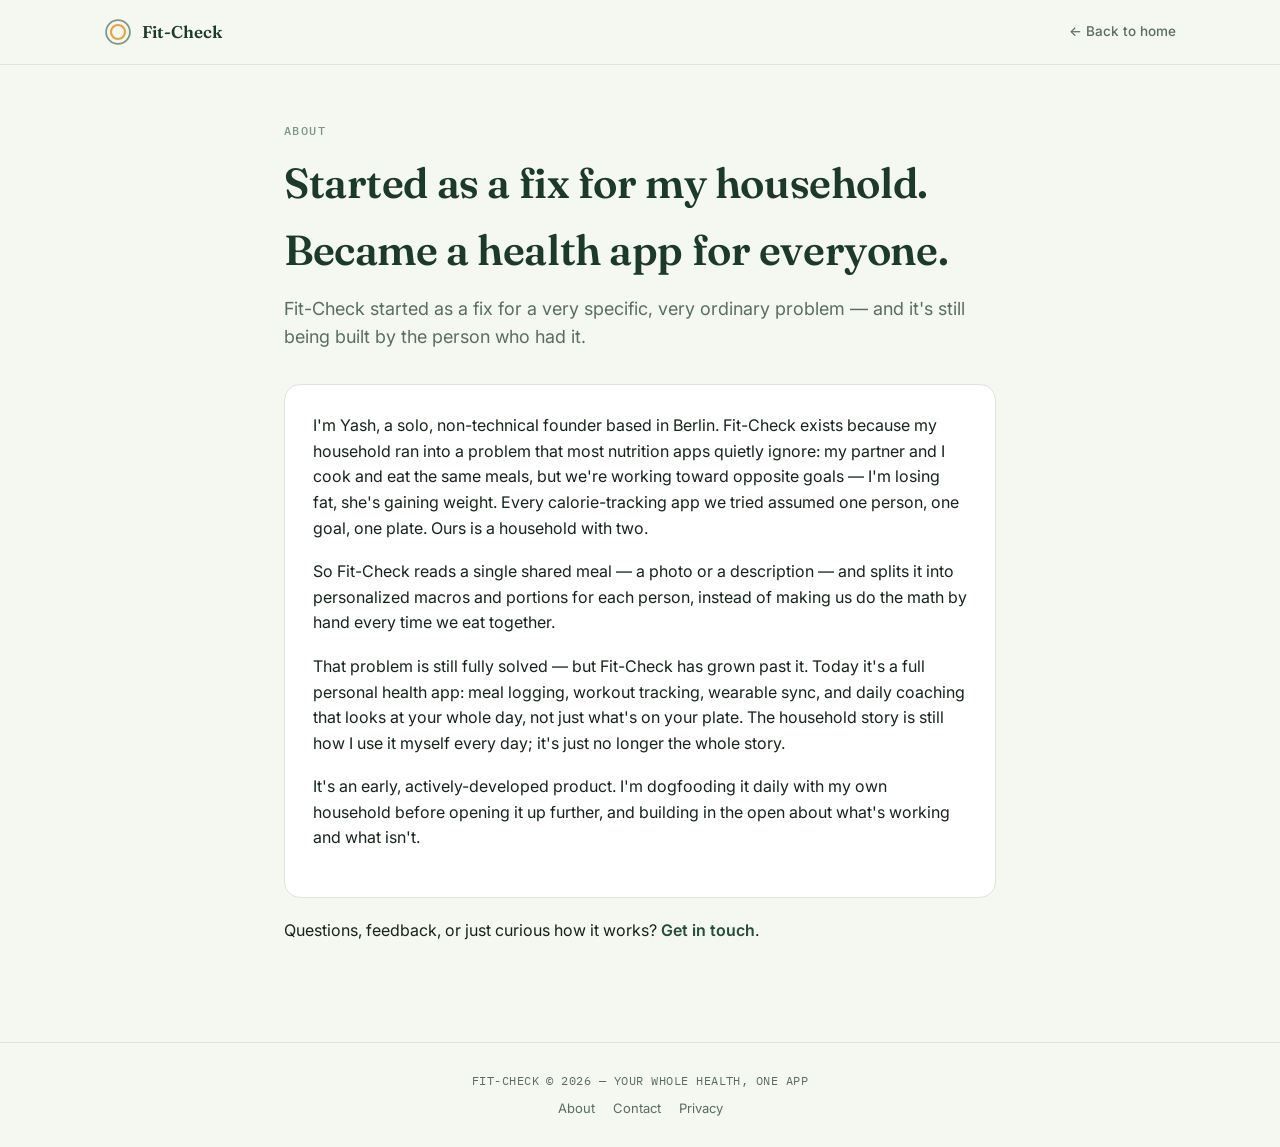
<file: about.html>
<!DOCTYPE html>
<html lang="en">
<head>
<meta charset="UTF-8">
<meta name="viewport" content="width=device-width, initial-scale=1.0">
<title>About — Fit-Check</title>
<meta name="description" content="Fit-Check is built by a solo founder in Berlin, dogfooding it daily as a one-stop-shop health app — started as a fix for his own household's shared-meal problem.">
<meta name="robots" content="index, follow">
<meta name="theme-color" content="#1B3A2B">
<link rel="canonical" href="https://fitcheckcoach.com/about.html">
<link rel="icon" href="/icon.png">
<link rel="apple-touch-icon" href="/icon.png">
<link rel="preconnect" href="https://fonts.googleapis.com">
<link rel="preconnect" href="https://fonts.gstatic.com" crossorigin>
<link href="https://fonts.googleapis.com/css2?family=Fraunces:ital,opsz,wght@0,9..144,400;0,9..144,600;1,9..144,500&family=Inter:wght@400;500;600;700&family=IBM+Plex+Mono:wght@400;500&display=swap" rel="stylesheet">
<link rel="stylesheet" href="/page.css">
<script defer src="https://cloud.umami.is/script.js" data-website-id="806e5de0-33b1-4820-9b28-5f4e43789fcf"></script>
</head>
<body>

<nav>
  <div class="wrap">
    <a class="brand" href="/">
      <span class="brand-mark"><svg width="28" height="28" viewBox="0 0 40 40"><circle cx="20" cy="20" r="17" fill="none" stroke="#7C9885" stroke-width="2.5"/><circle cx="20" cy="20" r="10" fill="none" stroke="#E8A33D" stroke-width="3"/></svg></span>
      Fit-Check
    </a>
    <a class="back" href="/">← Back to home</a>
  </div>
</nav>

<main>
  <div class="wrap">
    <span class="eyebrow">About</span>
    <h1>Started as a fix for my household. Became a health app for everyone.</h1>
    <p class="lead">Fit-Check started as a fix for a very specific, very ordinary problem — and it's still being built by the person who had it.</p>

    <div class="card">
      <p>I'm Yash, a solo, non-technical founder based in Berlin. Fit-Check exists because my household ran into a problem that most nutrition apps quietly ignore: my partner and I cook and eat the same meals, but we're working toward opposite goals — I'm losing fat, she's gaining weight. Every calorie-tracking app we tried assumed one person, one goal, one plate. Ours is a household with two.</p>
      <p>So Fit-Check reads a single shared meal — a photo or a description — and splits it into personalized macros and portions for each person, instead of making us do the math by hand every time we eat together.</p>
      <p>That problem is still fully solved — but Fit-Check has grown past it. Today it's a full personal health app: meal logging, workout tracking, wearable sync, and daily coaching that looks at your whole day, not just what's on your plate. The household story is still how I use it myself every day; it's just no longer the whole story.</p>
      <p>It's an early, actively-developed product. I'm dogfooding it daily with my own household before opening it up further, and building in the open about what's working and what isn't.</p>
    </div>

    <p>Questions, feedback, or just curious how it works? <a class="link" href="/contact.html">Get in touch</a>.</p>
  </div>
</main>

<footer>
  <div class="wrap">
    <p>FIT-CHECK © 2026 — YOUR WHOLE HEALTH, ONE APP</p>
    <div class="links">
      <a href="/about.html">About</a>
      <a href="/contact.html">Contact</a>
      <a href="/privacy.html">Privacy</a>
    </div>
  </div>
</footer>

</body>
</html>
</file>
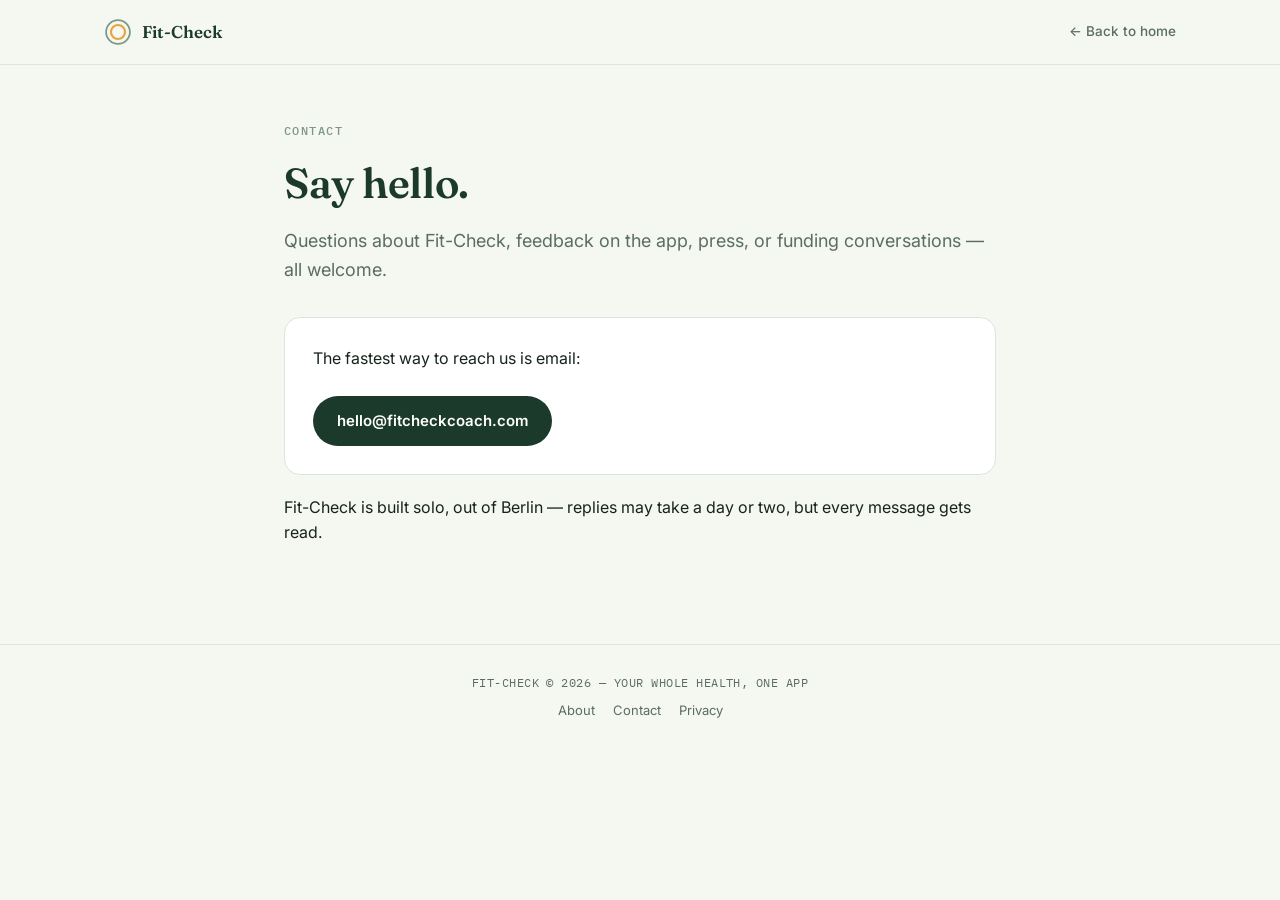
<file: contact.html>
<!DOCTYPE html>
<html lang="en">
<head>
<meta charset="UTF-8">
<meta name="viewport" content="width=device-width, initial-scale=1.0">
<title>Contact — Fit-Check</title>
<meta name="description" content="Get in touch with the Fit-Check team.">
<meta name="robots" content="index, follow">
<meta name="theme-color" content="#1B3A2B">
<link rel="canonical" href="https://fitcheckcoach.com/contact.html">
<link rel="icon" href="/icon.png">
<link rel="apple-touch-icon" href="/icon.png">
<link rel="preconnect" href="https://fonts.googleapis.com">
<link rel="preconnect" href="https://fonts.gstatic.com" crossorigin>
<link href="https://fonts.googleapis.com/css2?family=Fraunces:ital,opsz,wght@0,9..144,400;0,9..144,600;1,9..144,500&family=Inter:wght@400;500;600;700&family=IBM+Plex+Mono:wght@400;500&display=swap" rel="stylesheet">
<link rel="stylesheet" href="/page.css">
<script defer src="https://cloud.umami.is/script.js" data-website-id="806e5de0-33b1-4820-9b28-5f4e43789fcf"></script>
</head>
<body>

<nav>
  <div class="wrap">
    <a class="brand" href="/">
      <span class="brand-mark"><svg width="28" height="28" viewBox="0 0 40 40"><circle cx="20" cy="20" r="17" fill="none" stroke="#7C9885" stroke-width="2.5"/><circle cx="20" cy="20" r="10" fill="none" stroke="#E8A33D" stroke-width="3"/></svg></span>
      Fit-Check
    </a>
    <a class="back" href="/">← Back to home</a>
  </div>
</nav>

<main>
  <div class="wrap">
    <span class="eyebrow">Contact</span>
    <h1>Say hello.</h1>
    <p class="lead">Questions about Fit-Check, feedback on the app, press, or funding conversations — all welcome.</p>

    <div class="card">
      <p>The fastest way to reach us is email:</p>
      <a class="cta-btn" href="mailto:hello@fitcheckcoach.com">hello@fitcheckcoach.com</a>
    </div>

    <p>Fit-Check is built solo, out of Berlin — replies may take a day or two, but every message gets read.</p>
  </div>
</main>

<footer>
  <div class="wrap">
    <p>FIT-CHECK © 2026 — YOUR WHOLE HEALTH, ONE APP</p>
    <div class="links">
      <a href="/about.html">About</a>
      <a href="/contact.html">Contact</a>
      <a href="/privacy.html">Privacy</a>
    </div>
  </div>
</footer>

</body>
</html>
</file>
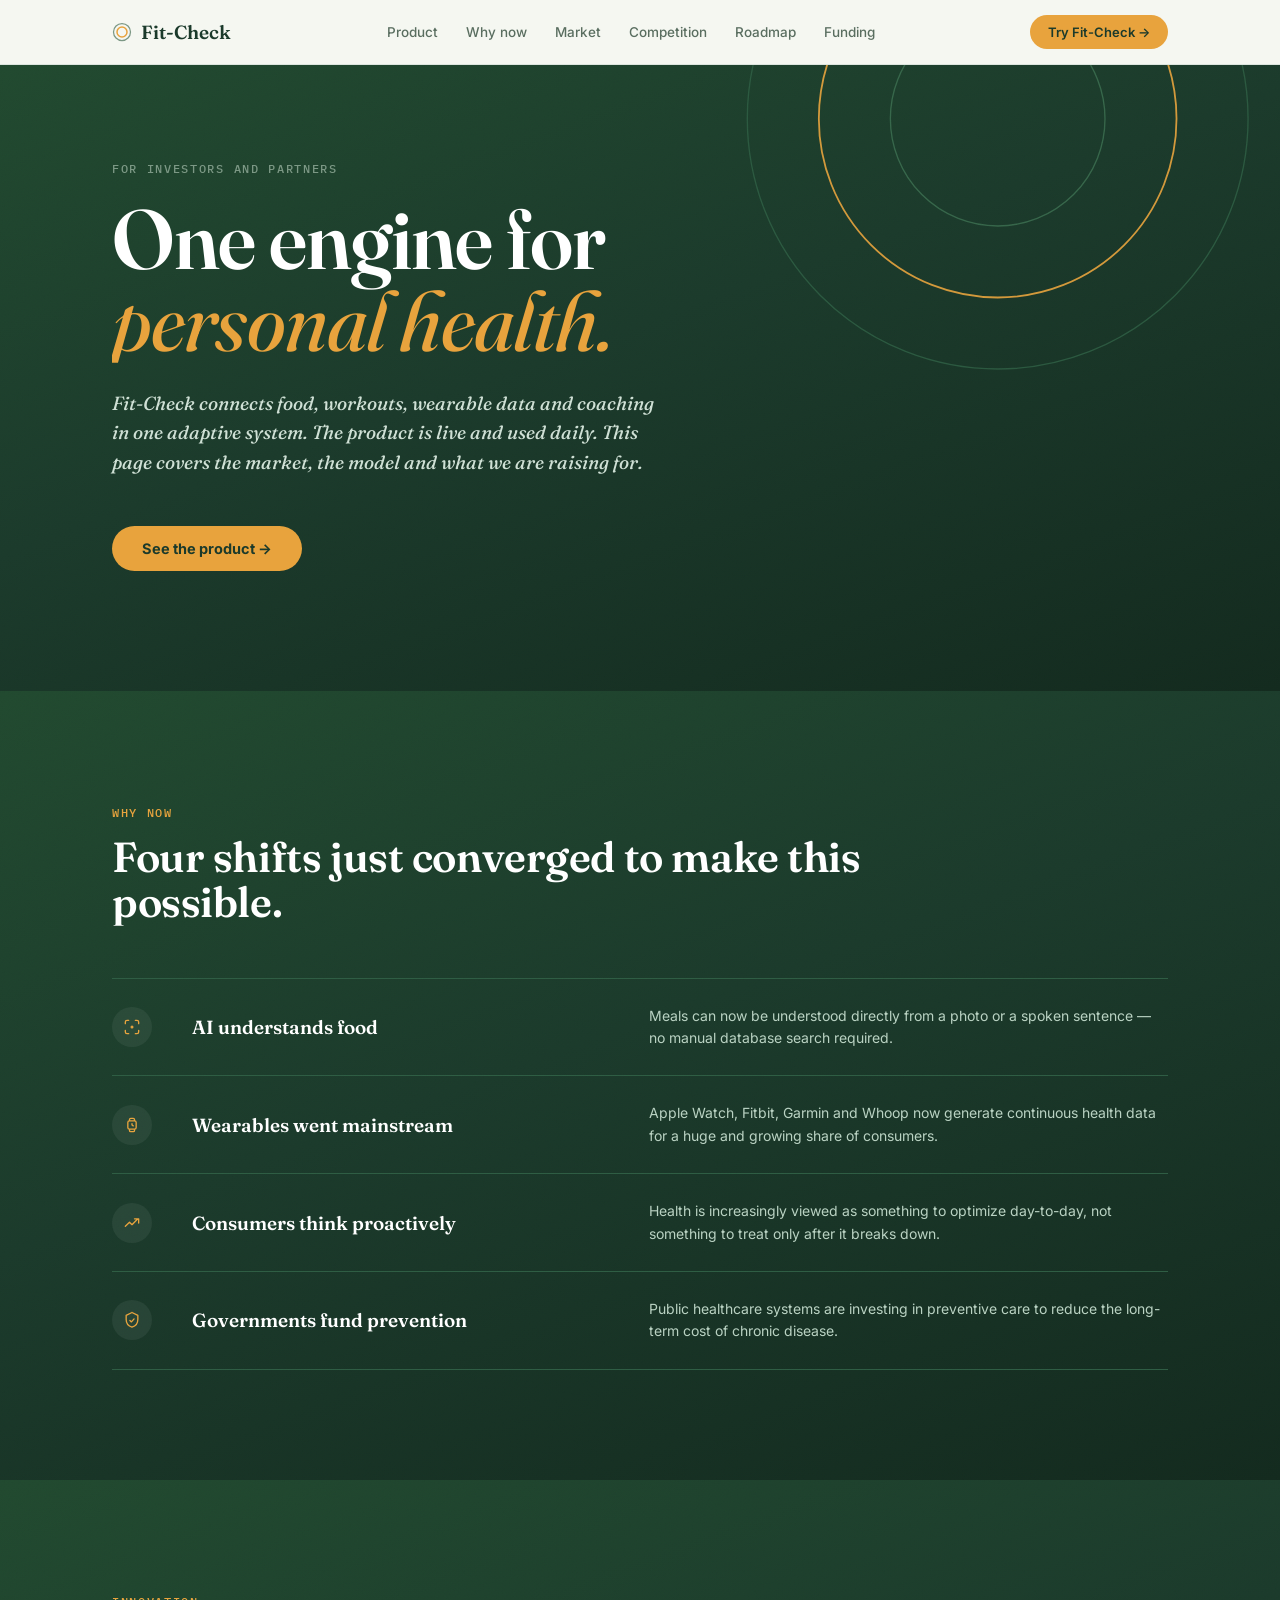
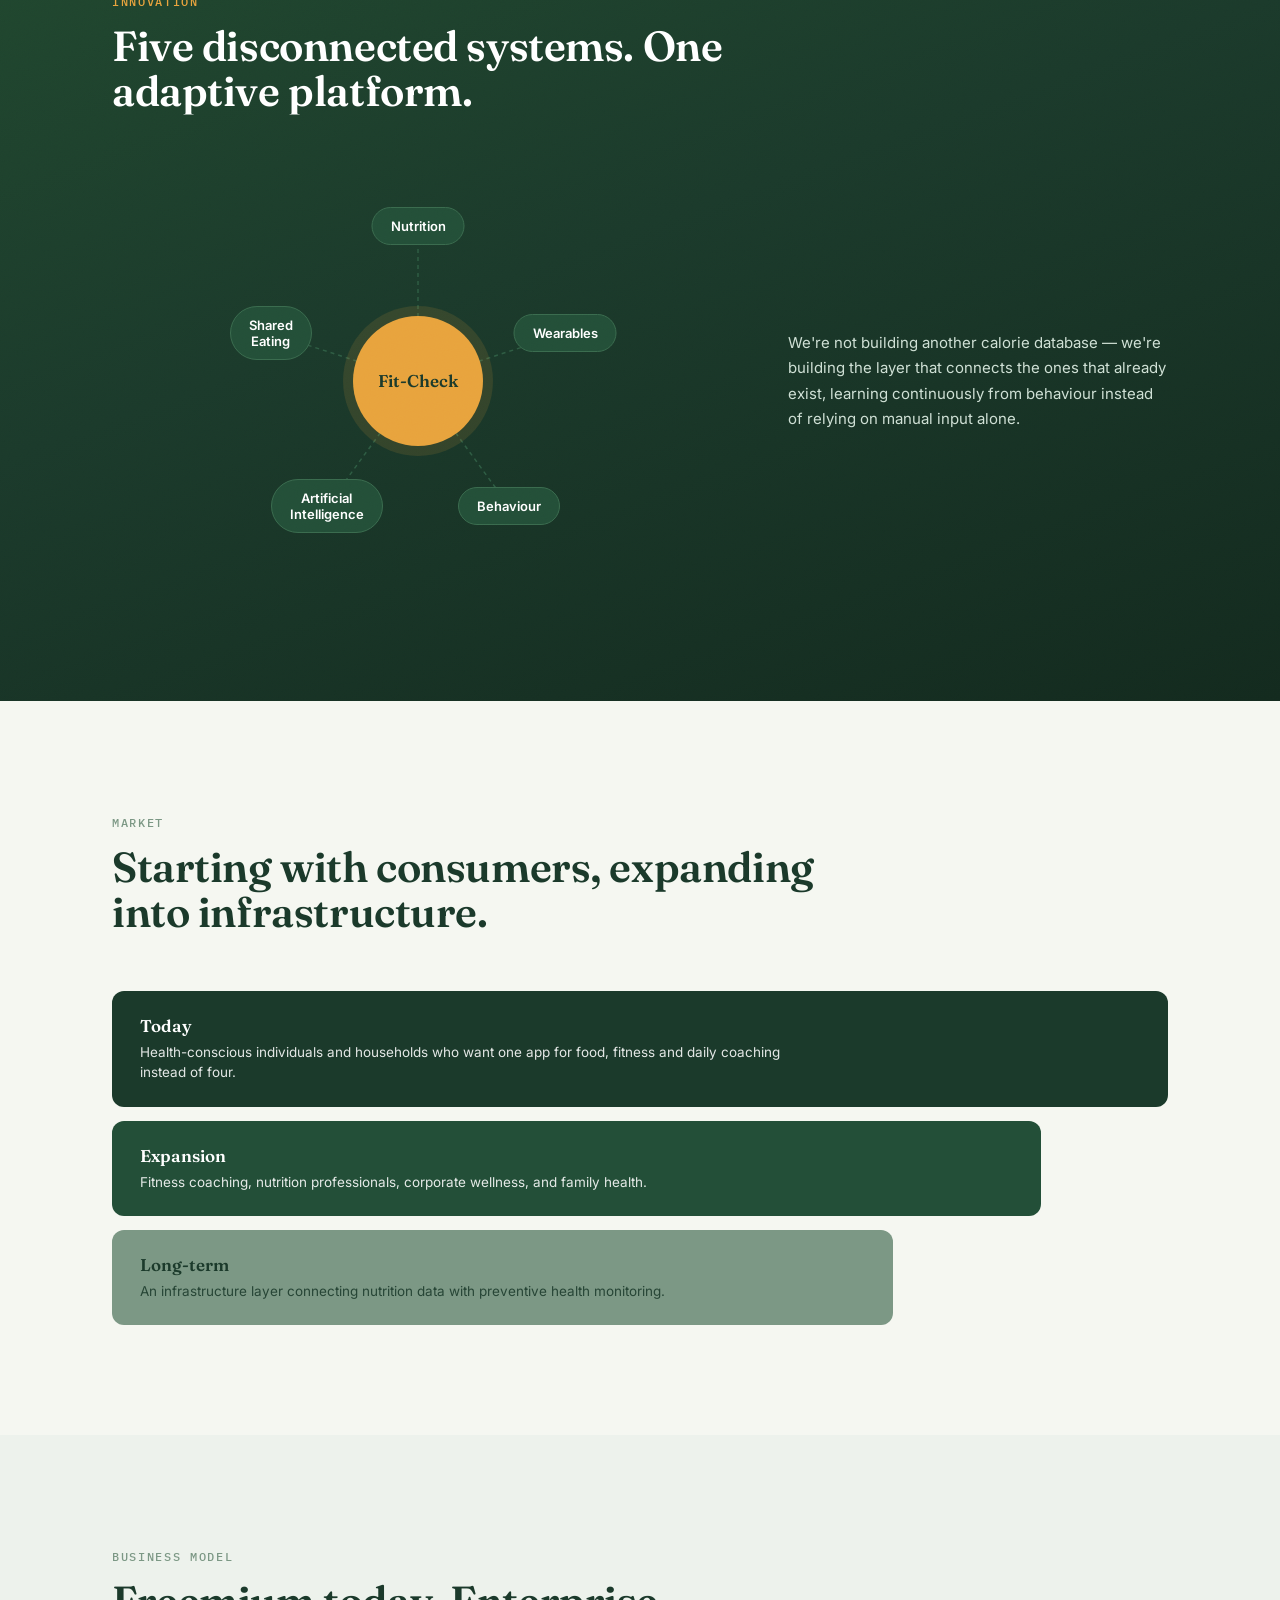
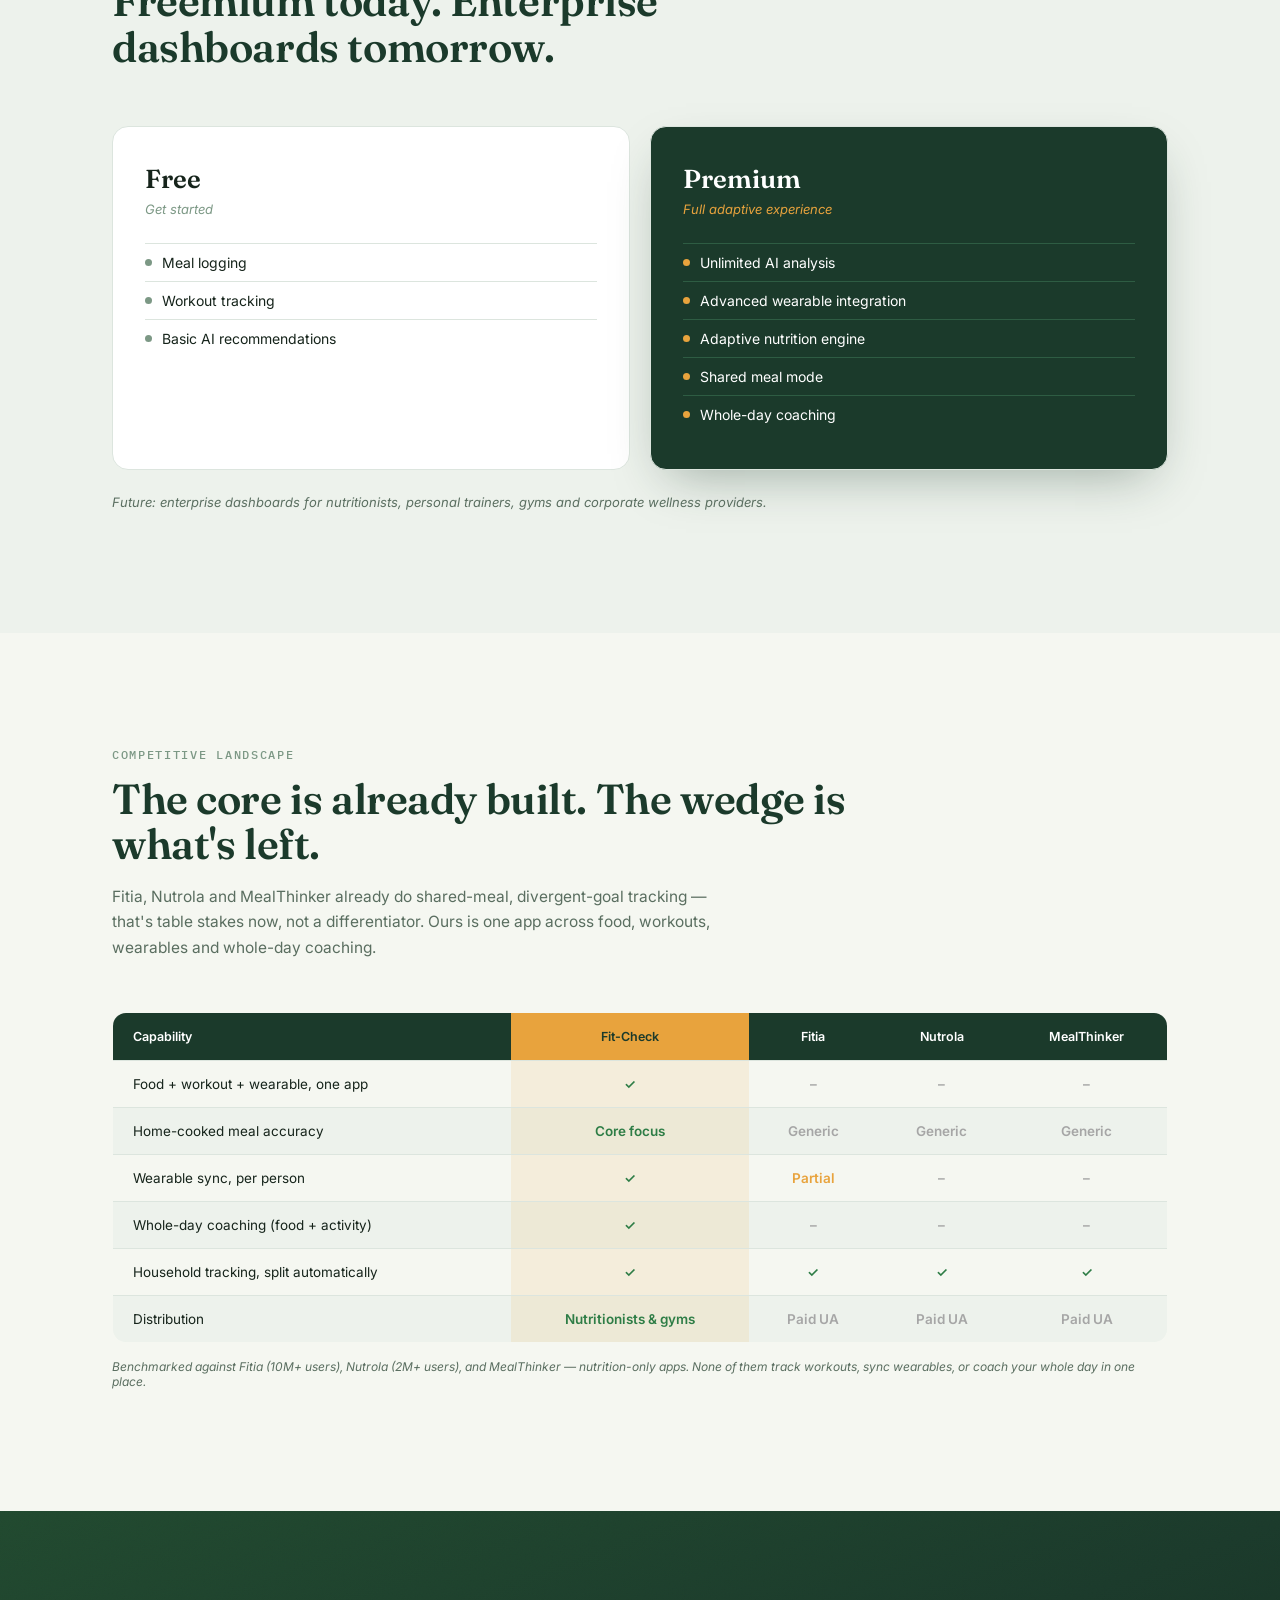
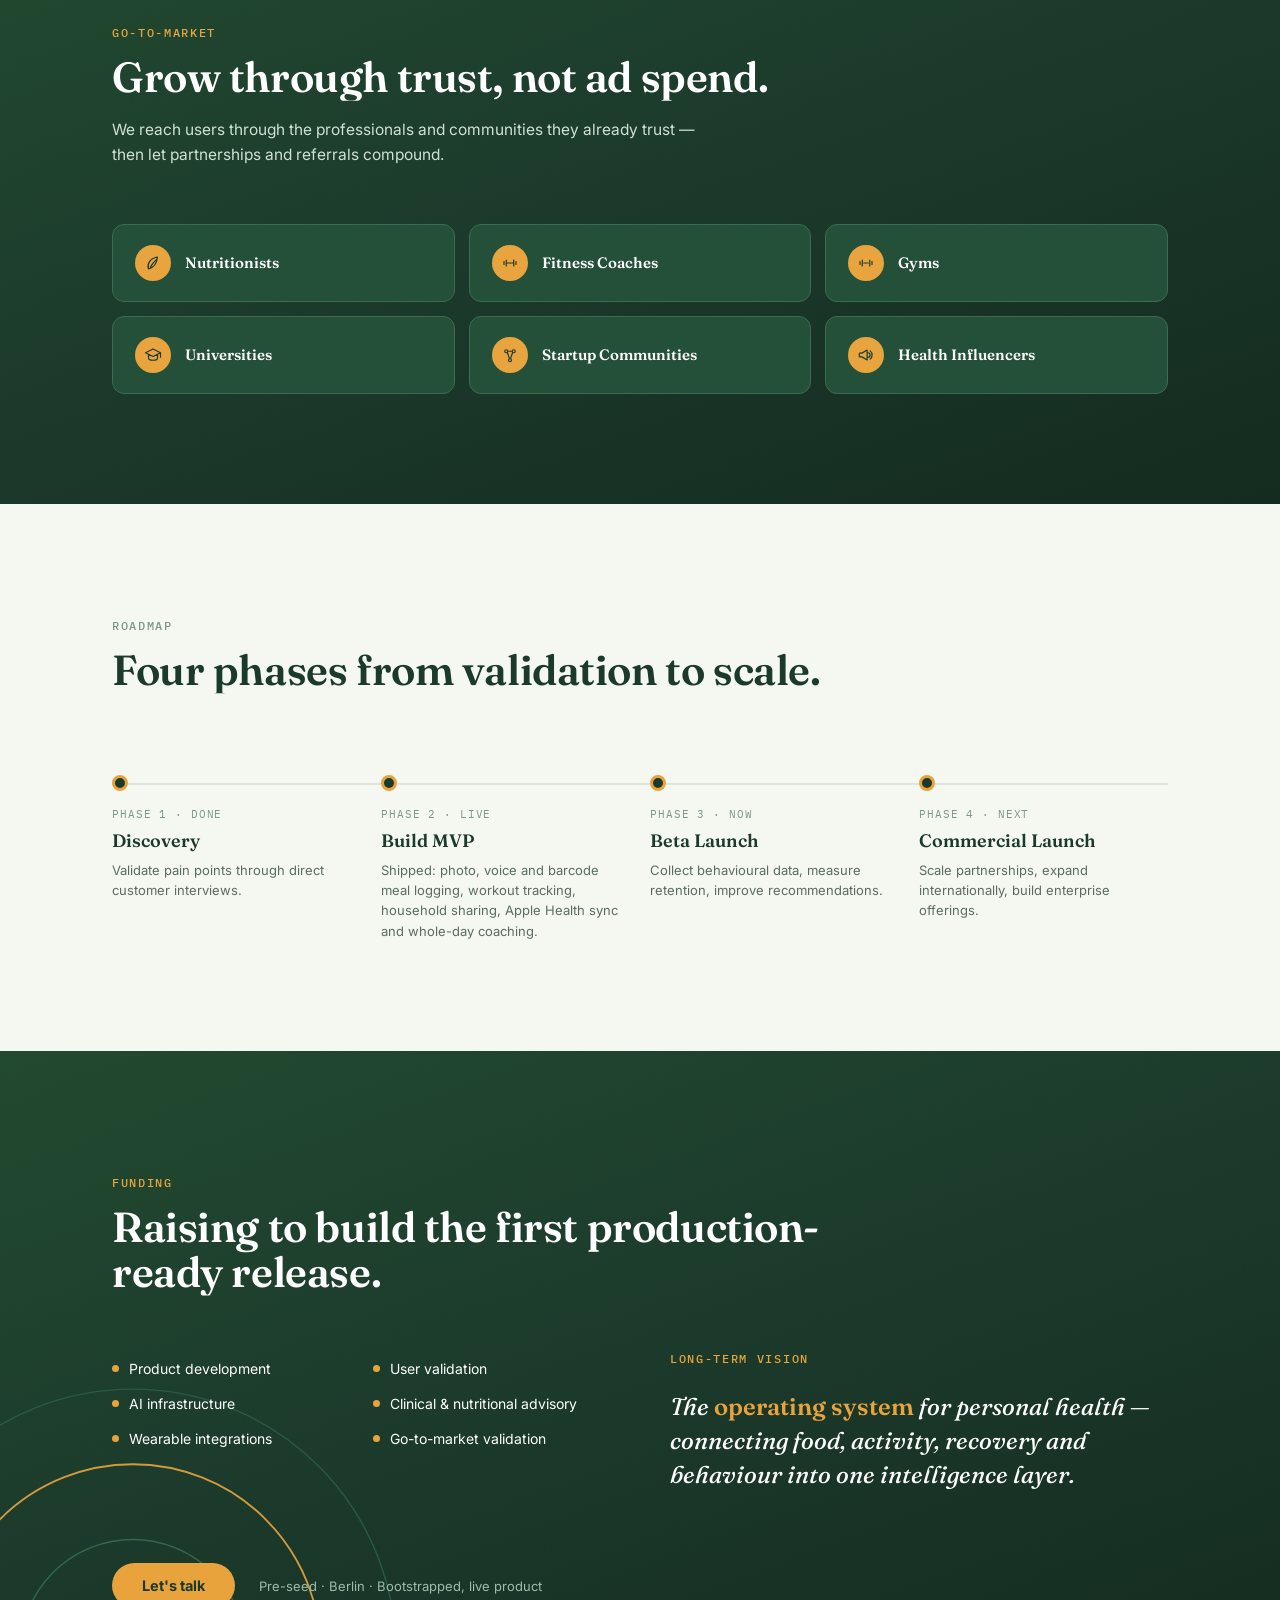
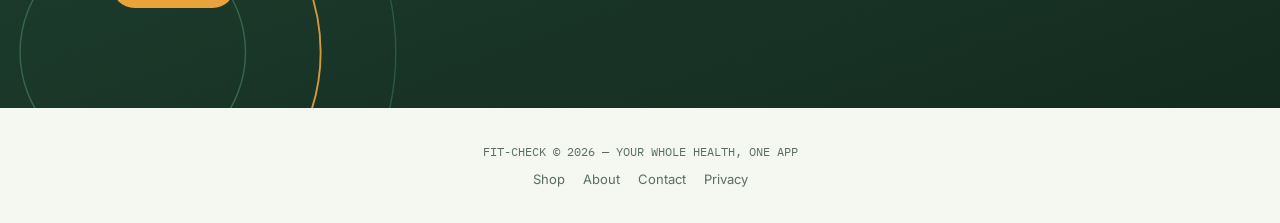
<file: investors.html>
<!DOCTYPE html>
<html lang="en">
<head>
<meta charset="UTF-8">
<meta name="viewport" content="width=device-width, initial-scale=1.0">
<title>Fit-Check for investors and partners</title>
<meta name="description" content="Fit-Check for investors and partners: why now, market, business model, competitive landscape, go-to-market, roadmap and funding.">
<meta name="keywords" content="Fit-Check, FitCheck, fit check, fitness tracker, health tracker, nutrition tracker, workout tracker, meal tracker app">
<meta name="robots" content="index, follow">
<meta name="google-site-verification" content="pa34wmlBcsLzAscAvcLwANNxXgm-KN9Oa3L8pXp_8vo" />
<meta name="theme-color" content="#1B3A2B">
<link rel="canonical" href="https://fitcheckcoach.com/investors.html">
<link rel="icon" href="/icon.png">
<link rel="apple-touch-icon" href="/icon.png">
<!-- Open Graph / social preview -->
<meta property="og:type" content="website">
<meta property="og:site_name" content="Fit-Check">
<meta property="og:url" content="https://fitcheckcoach.com/investors.html">
<meta property="og:title" content="Fit-Check for investors and partners">
<meta property="og:description" content="Food, workouts, wearables, household sharing, and daily coaching — one health and fitness tracker instead of five separate apps.">
<meta property="og:image" content="https://fitcheckcoach.com/video/fitcheck-promo-poster.jpg">
<meta property="og:image:width" content="1920">
<meta property="og:image:height" content="1080">
<meta name="twitter:card" content="summary_large_image">
<meta name="twitter:title" content="Fit-Check for investors and partners">
<meta name="twitter:description" content="Food, workouts, wearables, household sharing, and daily coaching — one health and fitness tracker instead of five separate apps.">
<meta name="twitter:image" content="https://fitcheckcoach.com/video/fitcheck-promo-poster.jpg">
<link rel="preconnect" href="https://fonts.googleapis.com">
<link rel="preconnect" href="https://fonts.gstatic.com" crossorigin>
<link href="https://fonts.googleapis.com/css2?family=Fraunces:ital,opsz,wght@0,9..144,300;0,9..144,450;0,9..144,600;1,9..144,450;1,9..144,600&family=Inter:wght@400;500;600;700&family=IBM+Plex+Mono:wght@400;500&display=swap" rel="stylesheet">
<style>
  :root{
    --forest:#1B3A2B;
    --pine:#234F38;
    --sage:#7C9885;
    --mist:#EDF2EC;
    --paper:#F5F7F1;
    --amber:#E8A33D;
    --coral:#D9694F;
    --ink:#16241B;
    --line:#DCE5DE;
    --muted:#5A6E60;
    --maxw:1120px;
  }
  *{box-sizing:border-box;}
  html{scroll-behavior:smooth; overflow-x:clip;}
  body{
    margin:0;
    background:var(--paper);
    color:var(--ink);
    font-family:'Inter',sans-serif;
    -webkit-font-smoothing:antialiased;
    overflow-x:hidden;
  }
  h1,h2,h3,.display{
    font-family:'Fraunces',serif;
    font-weight:600;
    letter-spacing:-0.01em;
    margin:0;
  }
  .eyebrow{
    font-family:'IBM Plex Mono',monospace;
    font-size:12px;
    letter-spacing:0.14em;
    text-transform:uppercase;
    color:var(--sage);
    font-weight:500;
  }
  .eyebrow.on-dark{color:var(--amber);}
  a{color:inherit;}
  section{position:relative;}
  .wrap{max-width:var(--maxw); margin:0 auto; padding:0 32px;}
  @media (max-width:640px){.wrap{padding:0 20px;}}

  /* ---------- reveal ---------- */
  /* Kept short and small-travel on purpose — the previous .8s/38px version left
     multi-second blank gaps on every section as you scrolled, which reads as
     broken rather than smooth. This should feel present almost immediately. */
  .reveal{
    opacity:0; transform:translateY(14px);
    transition:opacity .45s cubic-bezier(.16,1,.3,1), transform .45s cubic-bezier(.16,1,.3,1);
  }
  .reveal.in{opacity:1; transform:translateY(0);}

  /* Headlines get a curtain wipe instead of fade+slide — a more deliberate,
     crafted reveal for the one line per section that should feel like a
     statement, not just another block cascading in. */
  .sec-title.reveal, .hero h1.reveal{
    opacity:1; transform:none; clip-path:inset(0 0 100% 0);
    transition:clip-path .8s cubic-bezier(.65,0,.35,1);
  }
  .sec-title.reveal.in, .hero h1.reveal.in{ clip-path:inset(0 0 0% 0); }

  /* ---------- dark-section depth ---------- */
  /* The forest-green sections were flat single-color rectangles stacked on top
     of each other — no gradient, no texture, nothing to suggest depth. A soft
     diagonal gradient plus a very faint grain overlay reads as material rather
     than a flat digital color block, without changing the palette at all. */
  .hero, .whynow, .innovation, .gtm, .close{
    background:linear-gradient(160deg, #21492f 0%, var(--forest) 45%, #132a1e 100%);
  }
  .hero::after, .whynow::after, .innovation::after, .gtm::after, .close::after{
    content:''; position:absolute; inset:0; pointer-events:none; z-index:1; opacity:.05;
    mix-blend-mode:overlay;
    background-image:url("data:image/svg+xml,%3Csvg xmlns='http://www.w3.org/2000/svg' width='140' height='140'%3E%3Cfilter id='n'%3E%3CfeTurbulence type='fractalNoise' baseFrequency='0.85' numOctaves='2' stitchTiles='stitch'/%3E%3C/filter%3E%3Crect width='100%25' height='100%25' filter='url(%23n)'/%3E%3C/svg%3E");
  }
  /* A soft glow that follows the cursor within each dark section — driven by
     --gx/--gy custom properties set on mousemove (see script). Static and
     invisible until the mouse is actually over the section. */
  .hero::before, .whynow::before, .innovation::before, .gtm::before, .close::before{
    content:''; position:absolute; inset:0; pointer-events:none; z-index:1; opacity:0;
    background:radial-gradient(480px circle at var(--gx,50%) var(--gy,20%), rgba(232,163,61,.12), transparent 60%);
    transition:opacity .5s ease;
  }
  .hero:hover::before, .whynow:hover::before, .innovation:hover::before, .gtm:hover::before, .close:hover::before{ opacity:1; }
  @media (prefers-reduced-motion: reduce){
    .hero::before, .whynow::before, .innovation::before, .gtm::before, .close::before{ display:none; }
  }

  /* ---------- interactive tilt + cursor sheen (cards, phone mockups) ---------- */
  /* A cursor-tracked 3D tilt plus a soft light sheen that follows the pointer —
     driven by JS (mousemove sets rotation + --mx/--my), CSS just renders it. */
  .p-card, .mod-card, .phone-frame{
    position:relative; overflow:hidden; transform-style:preserve-3d;
    will-change:transform; transition:transform .15s ease-out, box-shadow .3s ease;
  }
  .p-card::before, .mod-card::before, .phone-frame::before{
    content:''; position:absolute; inset:0; pointer-events:none; opacity:0; z-index:5;
    background:radial-gradient(240px circle at var(--mx,50%) var(--my,50%), rgba(255,255,255,.45), transparent 65%);
    transition:opacity .25s ease;
  }
  .mod-card.hi::before{ background:radial-gradient(240px circle at var(--mx,50%) var(--my,50%), rgba(255,255,255,.18), transparent 65%); }
  .p-card:hover::before, .mod-card:hover::before, .phone-frame:hover::before{ opacity:1; }
  @media (prefers-reduced-motion: reduce){
    .p-card, .mod-card, .phone-frame{ transition:box-shadow .3s ease; }
    .p-card::before, .mod-card::before, .phone-frame::before{ display:none; }
  }

  /* ---------- magnetic buttons ---------- */
  .cta-btn, nav .cta{ transition:transform .25s cubic-bezier(.34,1.56,.64,1); }
  .ring-field{ transition:transform .3s ease-out; }

  /* ---------- custom icons: hand-drawn reveal ---------- */
  /* dasharray/dashoffset are computed and set per-path in JS (depends on each
     path's real length) — this just governs the transition once that's set. */
  .icon-draw{ transition:stroke-dashoffset 1s cubic-bezier(.65,0,.35,1); }
  @media (prefers-reduced-motion: reduce){
    .icon-draw{ transition:none !important; stroke-dashoffset:0 !important; }
  }
  /* staggered cascade for grid/list children — each item lags slightly
     behind the previous one instead of all fading in at once */
  .p-grid .reveal:nth-child(1){transition-delay:0s;}
  .p-grid .reveal:nth-child(2){transition-delay:.08s;}
  .p-grid .reveal:nth-child(3){transition-delay:.16s;}
  .p-grid .reveal:nth-child(4){transition-delay:.24s;}
  .mod-row .reveal:nth-child(1){transition-delay:0s;}
  .mod-row .reveal:nth-child(2){transition-delay:.07s;}
  .mod-row .reveal:nth-child(3){transition-delay:.14s;}
  .mod-row .reveal:nth-child(4){transition-delay:.21s;}
  .mod-row .reveal:nth-child(5){transition-delay:.28s;}
  .trend-list .reveal:nth-child(1){transition-delay:0s;}
  .trend-list .reveal:nth-child(2){transition-delay:.1s;}
  .trend-list .reveal:nth-child(3){transition-delay:.2s;}
  .trend-list .reveal:nth-child(4){transition-delay:.3s;}
  .chan-grid .reveal:nth-child(1){transition-delay:0s;}
  .chan-grid .reveal:nth-child(2){transition-delay:.06s;}
  .chan-grid .reveal:nth-child(3){transition-delay:.12s;}
  .chan-grid .reveal:nth-child(4){transition-delay:.18s;}
  .chan-grid .reveal:nth-child(5){transition-delay:.24s;}
  .chan-grid .reveal:nth-child(6){transition-delay:.3s;}
  /* hero content animates in on page load, cascading top to bottom — fast enough
     that the whole cascade settles in well under a second, not 1.5s+ */
  .hero h1.reveal{transition-delay:0s;}
  .hero .sub.reveal{transition-delay:.06s;}
  .hero .tagline.reveal{transition-delay:.12s;}
  .hero .cta-btn.reveal{transition-delay:.18s;}
  .hero-stats .reveal:nth-child(1){transition-delay:.24s;}
  .hero-stats .reveal:nth-child(2){transition-delay:.29s;}
  .hero-stats .reveal:nth-child(3){transition-delay:.34s;}

  /* thin scroll-progress bar, always visible at the very top */
  #scrollProgress{
    position:fixed; top:0; left:0; height:3px; width:0%;
    background:var(--amber); z-index:100; transition:width .1s linear;
  }

  /* ---------- nav ---------- */
  nav{
    position:sticky; top:0; z-index:50;
    background:rgba(245,247,241,0.86);
    backdrop-filter:blur(10px);
    border-bottom:1px solid var(--line);
  }
  nav .wrap{display:flex; align-items:center; justify-content:space-between; height:64px;}
  .brand{font-family:'Fraunces',serif; font-weight:600; font-size:19px; color:var(--forest); display:flex; align-items:center; gap:9px;}
  .brand-mark{width:20px;height:20px;position:relative; flex:none;}
  .brand-mark svg{width:100%;height:100%;}
  nav .links{display:flex; gap:28px; font-size:13.5px; font-weight:500; color:var(--muted);}
  nav .links a{text-decoration:none; transition:color .2s;}
  nav .links a:hover{color:var(--forest);}
  nav .cta{
    background:var(--amber); color:var(--forest); padding:9px 18px; border-radius:100px;
    font-size:13px; font-weight:600; text-decoration:none; white-space:nowrap;
    display:inline-block;
    animation:cta-bounce 2.6s ease-in-out infinite;
  }
  @keyframes cta-bounce{
    0%, 75%, 100% { transform:translateY(0); }
    85% { transform:translateY(-5px); }
    92% { transform:translateY(0); }
    96% { transform:translateY(-2px); }
  }
  @media (prefers-reduced-motion: reduce){ nav .cta{ animation:none; } }
  @media (max-width:800px){ nav .links{display:none;} }

  /* ---------- hero ---------- */
  .hero{
    color:#fff;
    padding:96px 0 120px;
    position:relative;
    overflow:hidden;
  }
  .hero .wrap{position:relative; z-index:2;}
  .ring-field{position:absolute; inset:0; z-index:1; pointer-events:none; will-change:transform;}
  .ring-field svg{animation:ring-spin 60s linear infinite;}
  @keyframes ring-spin{ to { transform:rotate(360deg); } }
  @media (prefers-reduced-motion: reduce){ .ring-field svg{animation:none;} }
  .ring-field svg{position:absolute;}
  .hero-tag{font-size:12px; margin-bottom:22px;}
  .hero h1{
    font-size:clamp(44px, 7vw, 84px);
    line-height:0.98;
    color:#fff;
    max-width:920px;
  }
  .hero h1 em{font-style:italic; color:var(--amber); font-weight:450;}
  .hero .sub{
    margin-top:26px; max-width:560px; font-size:19px; line-height:1.55;
    color:#CFE0D5; font-style:italic; font-family:'Fraunces',serif; font-weight:450;
  }
  .hero .tagline{
    margin-top:34px; font-size:14px; color:#9FBBA9; max-width:520px; line-height:1.6;
    padding-top:20px; border-top:1px solid #2E5C43;
  }
  .hero-stats{display:flex; gap:48px; margin-top:56px; flex-wrap:wrap;}
  .hero-stat .n{font-family:'IBM Plex Mono',monospace; font-size:28px; color:var(--amber); font-weight:500;}
  .hero-stat .l{font-size:12px; color:#9FBBA9; margin-top:4px;}

  /* ---------- adaptive ring (signature motif) ---------- */
  .live-ring{position:relative; width:180px; height:180px; flex:none;}
  .live-ring svg{transform:rotate(-90deg); width:100%; height:100%;}
  .live-ring circle{fill:none; stroke-width:9; stroke-linecap:round;}
  .live-ring .track{stroke:#2E5C43;}
  .live-ring .prog{stroke:var(--amber); stroke-dasharray:502; transition:stroke-dashoffset 1.4s cubic-bezier(.4,0,.2,1);}
  .live-ring .center{position:absolute; inset:0; display:flex; flex-direction:column; align-items:center; justify-content:center;}
  .live-ring .center .val{font-family:'Fraunces',serif; font-size:30px; font-weight:600;}
  .live-ring .center .lbl{font-family:'IBM Plex Mono',monospace; font-size:9px; letter-spacing:.08em; color:#9FBBA9; margin-top:2px;}

  /* ---------- generic section heading ---------- */
  .kicker{margin-bottom:14px;}
  .sec-title{font-size:clamp(28px,3.6vw,42px); line-height:1.08; max-width:760px; color:var(--forest);}
  .sec-title.light{color:#fff;}
  .sec-sub{margin-top:16px; max-width:600px; font-size:15.5px; line-height:1.65; color:var(--muted);}
  .sec-sub.light{color:#CFE0D5;}

  /* ---------- showreel (video) ---------- */
  .showreel{padding:110px 0; background:var(--paper);}
  .showreel-frame{margin-top:48px; max-width:900px; margin-left:auto; margin-right:auto; border-radius:20px; overflow:hidden; box-shadow:0 30px 60px -20px rgba(27,58,43,0.35); background:#000;}
  .showreel-frame video{width:100%; display:block; aspect-ratio:16/9;}

  /* ---------- problem ---------- */
  .problem{padding:110px 0;}
  .p-grid{display:grid; grid-template-columns:1fr 1fr; gap:20px; margin-top:56px;}
  @media (max-width:760px){.p-grid{grid-template-columns:1fr;}}
  /* Deliberately not the same "circle badge + card" component as the product
     modules further down — a left accent rule and a plain numeral read as more
     editorial, and having two different card languages breaks the sense that
     the whole page is one component copy-pasted everywhere. */
  .p-card{
    background:#fff; border-radius:4px 14px 14px 4px; padding:32px 30px 30px;
    border-left:3px solid var(--amber);
    box-shadow:0 1px 2px rgba(27,58,43,.04);
    transition:box-shadow .3s ease;
  }
  .p-card:hover{box-shadow:0 16px 40px -12px rgba(27,58,43,0.18);}
  .p-num{
    font-family:'IBM Plex Mono',monospace; font-size:12px; color:var(--amber); font-weight:600;
    letter-spacing:.1em; display:block; margin-bottom:16px;
  }
  .p-card h3{font-size:17px; color:var(--ink); margin-bottom:8px; font-weight:600;}
  .p-card p{margin:0; font-size:13.5px; color:var(--muted); line-height:1.6;}

  /* ---------- why now (dark) ---------- */
  .whynow{color:#fff; padding:110px 0;}
  .trend-list{margin-top:52px; border-top:1px solid #2E5C43;}
  .trend-row{
    display:grid; grid-template-columns:56px 1fr 1.2fr; gap:24px; align-items:center;
    padding:26px 0; border-bottom:1px solid #2E5C43;
  }
  @media (max-width:700px){.trend-row{grid-template-columns:40px 1fr; row-gap:8px;} .trend-row .tr-desc{grid-column:2/3;}}
  .tr-idx{width:40px; height:40px; border-radius:50%; background:rgba(255,255,255,.06); display:flex; align-items:center; justify-content:center; color:var(--amber); flex:none;}
  .tr-idx svg{width:20px; height:20px;}
  .tr-title{font-family:'Fraunces',serif; font-size:19px; font-weight:600;}
  .tr-desc{font-size:14px; color:#B9D2C2; line-height:1.6;}

  /* ---------- solution / engine ---------- */
  .solution{padding:110px 0;}
  .engine{
    margin-top:56px; display:grid; grid-template-columns:1fr 1.3fr 1fr; gap:0; align-items:stretch;
    border-radius:20px; overflow:hidden; border:1px solid var(--line);
  }
  @media (max-width:860px){.engine{grid-template-columns:1fr;}}
  .engine .col{padding:34px 28px; background:#fff;}
  .engine .col.center{background:var(--forest); color:#fff; display:flex; flex-direction:column; align-items:center; text-align:center; justify-content:center; gap:18px;}
  .engine .col-title{font-family:'IBM Plex Mono',monospace; font-size:11px; letter-spacing:.1em; color:var(--sage); text-transform:uppercase; margin-bottom:18px;}
  .engine .col.center .col-title{color:var(--amber);}
  .engine ul{list-style:none; margin:0; padding:0;}
  .engine li{font-size:14.5px; padding:10px 0; border-bottom:1px dashed var(--line); color:var(--ink);}
  .engine li:last-child{border-bottom:none;}
  .engine .col.center p{font-size:13.5px; color:#CFE0D5; line-height:1.55; max-width:280px;}
  .mini-rings{display:flex; gap:18px;}
  .mini-ring{width:64px;height:64px; position:relative;}
  .mini-ring svg{transform:rotate(-90deg); width:100%; height:100%;}
  .mini-ring circle{fill:none; stroke-width:6;}
  .mini-ring .t{stroke:#2E5C43;}
  .mini-ring .p{stroke:var(--amber); stroke-linecap:round; animation:ring-pulse 2.6s ease-in-out infinite;}
  .mini-ring:nth-child(2) .p{animation-delay:.5s;}
  @keyframes ring-pulse{ 0%,100%{opacity:1;} 50%{opacity:.5;} }
  @media (prefers-reduced-motion: reduce){ .mini-ring .p{animation:none;} }

  /* ---------- real screenshots, phone frames ---------- */
  .screens{padding:110px 0; background:var(--paper);}
  .screens-row{margin-top:56px; display:flex; gap:40px; justify-content:center; flex-wrap:wrap;}
  .phone{width:220px; flex:none;}
  .screens-row .phone:nth-child(2){transition-delay:.1s;}
  .screens-row .phone:nth-child(3){transition-delay:.2s;}
  .phone-frame{
    position:relative; border-radius:32px; padding:8px;
    background:var(--forest); box-shadow:0 30px 60px -20px rgba(27,58,43,0.35);
  }
  .phone-frame img{
    width:100%; height:auto; display:block; border-radius:25px;
    aspect-ratio:9/19.5; object-fit:cover; object-position:top;
  }
  .phone-frame .notch{
    position:absolute; top:8px; left:50%; transform:translateX(-50%);
    width:60px; height:16px; background:var(--forest); border-radius:0 0 12px 12px; z-index:2;
  }
  .phone-cap{margin-top:18px; text-align:center; font-size:14.5px; font-weight:600; color:var(--ink); font-family:'Fraunces',serif;}
  .phone-sub{text-align:center; font-size:12px; color:var(--muted); margin-top:3px; line-height:1.4;}

  /* ---------- product modules ---------- */
  .modules{padding:110px 0; background:var(--mist);}
  .mod-row{margin-top:56px; display:grid; grid-template-columns:repeat(5,1fr); gap:14px;}
  @media (max-width:960px){.mod-row{grid-template-columns:repeat(2,1fr);}}
  @media (max-width:560px){.mod-row{grid-template-columns:1fr;}}
  .mod-card{
    background:#fff; border-radius:14px; padding:26px 20px; border:1px solid var(--line);
    transition:box-shadow .25s ease;
  }
  .mod-card.hi{background:var(--forest); color:#fff; transform:translateY(-10px);}
  .mod-card:hover{box-shadow:0 16px 40px -12px rgba(27,58,43,0.18);}
  .mod-icon{width:44px; height:44px; border-radius:50%; background:var(--paper); display:flex; align-items:center; justify-content:center; color:var(--forest); margin-bottom:20px;}
  .mod-icon svg{width:22px; height:22px;}
  .mod-card.hi .mod-icon{background:var(--amber);}
  .mod-card h3{font-size:15.5px; margin-bottom:8px; font-weight:600;}
  .mod-card p{margin:0; font-size:12.5px; line-height:1.55; color:var(--muted);}
  .mod-card.hi p{color:#CFE0D5;}

  /* ---------- innovation (radial) ---------- */
  .innovation{padding:110px 0; color:#fff; overflow:hidden;}
  .radial-wrap{margin-top:56px; display:flex; gap:64px; align-items:center; flex-wrap:wrap;}
  .radial{position:relative; width:420px; height:420px; flex:none; margin:0 auto;}
  @media (max-width:480px){.radial{width:300px; height:300px;}}
  .radial .hub{
    position:absolute; top:50%; left:50%; transform:translate(-50%,-50%);
    width:130px; height:130px; border-radius:50%; background:var(--amber); color:var(--forest);
    display:flex; align-items:center; justify-content:center; font-family:'Fraunces',serif; font-weight:600; font-size:17px; text-align:center;
    box-shadow:0 0 0 10px rgba(232,163,61,0.12);
    animation:hub-pulse 3.2s ease-in-out infinite;
  }
  @keyframes hub-pulse{
    0%,100%{ box-shadow:0 0 0 10px rgba(232,163,61,0.12); }
    50%{ box-shadow:0 0 0 20px rgba(232,163,61,0.05); }
  }
  @media (prefers-reduced-motion: reduce){ .radial .hub{animation:none;} }
  .radial .node{
    position:absolute; background:var(--pine); border:1px solid #3A6B4E; border-radius:100px;
    padding:10px 18px; font-size:13px; font-weight:600; white-space:nowrap; transform:translate(-50%,-50%);
  }
  .innovation-copy{max-width:380px; font-size:15px; color:#CFE0D5; line-height:1.7;}

  /* ---------- market funnel ---------- */
  .market{padding:110px 0;}
  .funnel{margin-top:56px; display:flex; flex-direction:column; gap:14px;}
  .f-row{border-radius:12px; padding:24px 28px; color:#fff; display:flex; flex-direction:column; gap:6px;}
  .f-row .f-t{font-family:'Fraunces',serif; font-weight:600; font-size:17px;}
  .f-row .f-d{font-size:13.5px; opacity:.88; max-width:640px; line-height:1.5;}
  .f1{background:var(--forest); width:100%;}
  .f2{background:var(--pine); width:88%;}
  .f3{background:var(--sage); width:74%; color:var(--forest);}
  @media (max-width:640px){.f1,.f2,.f3{width:100%;}}

  /* ---------- business model ---------- */
  .model{padding:110px 0; background:var(--mist);}
  .tiers{margin-top:56px; display:grid; grid-template-columns:1fr 1fr; gap:20px;}
  @media (max-width:700px){.tiers{grid-template-columns:1fr;}}
  .tier{border-radius:16px; padding:36px 32px; border:1px solid var(--line);}
  .tier.free{background:#fff;}
  .tier.prem{background:var(--forest); color:#fff; box-shadow:0 20px 50px -18px rgba(27,58,43,0.4);}
  .tier .t-name{font-family:'Fraunces',serif; font-size:26px; font-weight:600;}
  .tier .t-sub{font-size:13px; font-style:italic; color:var(--sage); margin-top:6px;}
  .tier.prem .t-sub{color:var(--amber);}
  .tier ul{list-style:none; margin:26px 0 0; padding:0;}
  .tier li{font-size:14px; padding:10px 0; border-top:1px solid var(--line); display:flex; gap:10px; align-items:center;}
  .tier.prem li{border-top:1px solid #2E5C43;}
  .dot{width:7px;height:7px;border-radius:50%; background:var(--sage); flex:none;}
  .tier.prem .dot{background:var(--amber);}
  .model-note{margin-top:24px; font-size:13px; color:var(--muted); font-style:italic;}

  /* ---------- competitive table ---------- */
  .compete{padding:110px 0;}
  /* On phones the five-column table is wider than the screen: let it scroll
     sideways inside its own box instead of being cut off. */
  .cmp-scroll{margin-top:52px; overflow-x:auto; -webkit-overflow-scrolling:touch; border-radius:14px;}
  table.cmp{width:100%; min-width:560px; border-collapse:collapse; border-radius:14px; overflow:hidden; border:1px solid var(--line);}
  table.cmp thead th{background:var(--forest); color:#fff; text-align:left; padding:16px 20px; font-size:12.5px; font-weight:600;}
  table.cmp thead th.c{text-align:center;}
  table.cmp td{padding:15px 20px; font-size:13.5px; border-top:1px solid var(--line);}
  table.cmp tbody tr:nth-child(even){background:var(--mist);}
  table.cmp td.c{text-align:center; font-weight:600;}
  .yes{color:#2E7D46;}
  .no{color:#A6A6A6;}
  .partial{color:var(--amber);}
  table.cmp th.fc, table.cmp td.fc{background:rgba(232,163,61,0.12);}
  table.cmp th.fc{background:var(--amber); color:var(--forest);}
  .cmp-note{margin-top:16px; font-size:12px; color:var(--muted); font-style:italic;}

  /* ---------- FAQ ---------- */
  .faq{padding:110px 0;}
  .faq-list{margin-top:48px; max-width:760px; border-top:1px solid var(--line);}
  .faq-item{border-bottom:1px solid var(--line); padding:22px 0;}
  .faq-item summary{font-family:'Fraunces',serif; font-weight:600; font-size:17px; color:var(--forest); cursor:pointer; list-style:none; display:flex; justify-content:space-between; align-items:center; gap:16px;}
  .faq-item summary::-webkit-details-marker{display:none;}
  .faq-item summary::after{content:'+'; font-family:'Inter',sans-serif; font-weight:400; font-size:22px; color:var(--sage); flex:none; transition:transform .25s ease;}
  .faq-item[open] summary::after{transform:rotate(45deg);}
  .faq-item p{margin:14px 0 0; font-size:14.5px; color:var(--muted); line-height:1.65; max-width:640px;}

  /* ---------- GTM channels ---------- */
  .gtm{padding:110px 0; color:#fff;}
  .chan-grid{margin-top:56px; display:grid; grid-template-columns:repeat(3,1fr); gap:14px;}
  @media (max-width:760px){.chan-grid{grid-template-columns:1fr 1fr;}}
  @media (max-width:480px){.chan-grid{grid-template-columns:1fr;}}
  .chan{background:var(--pine); border:1px solid #3A6B4E; border-radius:12px; padding:20px 22px; display:flex; align-items:center; gap:14px; font-family:'Fraunces',serif; font-weight:600; font-size:15px;}
  .chan .cn{width:36px;height:36px;border-radius:50%; background:var(--amber); color:var(--forest); display:flex; align-items:center; justify-content:center; flex:none;}
  .chan .cn svg{width:18px; height:18px;}

  /* ---------- roadmap timeline ---------- */
  .roadmap{padding:110px 0;}
  .tl{margin-top:70px; position:relative;}
  .tl-line{position:absolute; top:20px; left:0; right:0; height:2px; background:var(--line);}
  .tl-row{display:grid; grid-template-columns:repeat(4,1fr); gap:20px; position:relative;}
  @media (max-width:760px){.tl-row{grid-template-columns:1fr; gap:36px;} .tl-line{display:none;}}
  .tl-item{position:relative; padding-top:44px;}
  .tl-dot{position:absolute; top:12px; left:0; width:16px; height:16px; border-radius:50%; background:var(--forest); border:3px solid var(--amber);}
  .tl-phase{font-family:'IBM Plex Mono',monospace; font-size:11px; color:var(--sage); letter-spacing:.08em;}
  .tl-title{font-family:'Fraunces',serif; font-size:18px; font-weight:600; margin-top:8px; color:var(--forest);}
  .tl-desc{font-size:13px; color:var(--muted); margin-top:8px; line-height:1.55;}

  /* ---------- close / funding ---------- */
  .close{color:#fff; padding:120px 0 100px; position:relative; overflow:hidden;}
  .close .wrap{position:relative; z-index:2;}
  .close-grid{display:grid; grid-template-columns:1fr 1fr; gap:60px; margin-top:56px;}
  @media (max-width:760px){.close-grid{grid-template-columns:1fr;}}
  .uses{list-style:none; margin:0; padding:0; columns:2; column-gap:24px;}
  @media (max-width:480px){.uses{columns:1;}}
  .uses li{font-size:14px; padding:9px 0; display:flex; gap:10px; align-items:center; break-inside:avoid;}
  .vision-quote{font-family:'Fraunces',serif; font-style:italic; font-size:24px; line-height:1.4; color:#fff; font-weight:450;}
  .vision-quote .hl{color:var(--amber); font-style:normal; font-weight:600;}
  .cta-row{margin-top:48px; display:flex; align-items:center; gap:24px; flex-wrap:wrap;}
  .cta-btn{background:var(--amber); color:var(--forest); font-weight:700; padding:14px 30px; border-radius:100px; text-decoration:none; font-size:14.5px;}
  .cta-sub{font-size:13px; color:#9FBBA9;}

  footer{padding:36px 0; text-align:center; font-size:12px; color:var(--muted); font-family:'IBM Plex Mono',monospace;}
</style>
<script defer src="https://cloud.umami.is/script.js" data-website-id="806e5de0-33b1-4820-9b28-5f4e43789fcf"></script>
</head>
<body>

<div id="scrollProgress"></div>

<nav>
  <div class="wrap">
    <a class="brand" href="/" style="text-decoration:none;">
      <span class="brand-mark">
        <svg viewBox="0 0 40 40"><circle cx="20" cy="20" r="17" fill="none" stroke="#7C9885" stroke-width="2.5"/><circle cx="20" cy="20" r="10" fill="none" stroke="#E8A33D" stroke-width="3"/></svg>
      </span>
      Fit-Check
    </a>
    <div class="links">
      <a href="/">Product</a>
      <a href="#whynow">Why now</a>
      <a href="#market">Market</a>
      <a href="#compete">Competition</a>
      <a href="#roadmap">Roadmap</a>
      <a href="#close">Funding</a>
    </div>
    <a data-umami-event="cta-open-app" data-umami-event-spot="investors" class="cta" href="https://fit-check-ukc9.onrender.com" target="_blank" rel="noopener">Try Fit-Check →</a>
  </div>
</nav>

<section class="hero">
  <div class="ring-field" id="ringField"></div>
  <div class="wrap">
    <div class="eyebrow hero-tag">For investors and partners</div>
    <h1 class="reveal">One engine for<br><em>personal health.</em></h1>
    <p class="sub reveal">Fit-Check connects food, workouts, wearable data and coaching in one adaptive system. The product is live and used daily. This page covers the market, the model and what we are raising for.</p>
    <a class="cta-btn reveal" href="/" style="margin-top:30px; display:inline-block;">See the product →</a>
  </div>
</section>

<section class="whynow" id="whynow">
  <div class="wrap">
    <div class="kicker reveal"><span class="eyebrow on-dark">Why Now</span></div>
    <h2 class="sec-title light reveal">Four shifts just converged to make this possible.</h2>
    <div class="trend-list">
      <div class="trend-row reveal">
        <div class="tr-idx"><svg viewBox="0 0 24 24" fill="none" stroke="currentColor" stroke-width="1.6" stroke-linecap="round" stroke-linejoin="round"><path class="icon-draw" d="M4 8V6a2 2 0 0 1 2-2h2 M16 4h2a2 2 0 0 1 2 2v2 M20 16v2a2 2 0 0 1-2 2h-2 M8 20H6a2 2 0 0 1-2-2v-2 M12 13a1 1 0 1 0 0-2 1 1 0 0 0 0 2z"/></svg></div>
        <div class="tr-title">AI understands food</div>
        <div class="tr-desc">Meals can now be understood directly from a photo or a spoken sentence — no manual database search required.</div>
      </div>
      <div class="trend-row reveal">
        <div class="tr-idx"><svg viewBox="0 0 24 24" fill="none" stroke="currentColor" stroke-width="1.6" stroke-linecap="round" stroke-linejoin="round"><path class="icon-draw" d="M7 9a2 2 0 0 1 2-2h6a2 2 0 0 1 2 2v6a2 2 0 0 1-2 2H9a2 2 0 0 1-2-2V9z M9 7V5.5A1.5 1.5 0 0 1 10.5 4h3A1.5 1.5 0 0 1 15 5.5V7 M9 17v1.5A1.5 1.5 0 0 0 10.5 20h3a1.5 1.5 0 0 0 1.5-1.5V17 M12 10.5V12l1.5 1"/></svg></div>
        <div class="tr-title">Wearables went mainstream</div>
        <div class="tr-desc">Apple Watch, Fitbit, Garmin and Whoop now generate continuous health data for a huge and growing share of consumers.</div>
      </div>
      <div class="trend-row reveal">
        <div class="tr-idx"><svg viewBox="0 0 24 24" fill="none" stroke="currentColor" stroke-width="1.6" stroke-linecap="round" stroke-linejoin="round"><path class="icon-draw" d="M4 16l5-5 3 3 7-7 M15 7h5v5"/></svg></div>
        <div class="tr-title">Consumers think proactively</div>
        <div class="tr-desc">Health is increasingly viewed as something to optimize day-to-day, not something to treat only after it breaks down.</div>
      </div>
      <div class="trend-row reveal">
        <div class="tr-idx"><svg viewBox="0 0 24 24" fill="none" stroke="currentColor" stroke-width="1.6" stroke-linecap="round" stroke-linejoin="round"><path class="icon-draw" d="M12 3l7 3.5v5c0 4.5-3 8-7 9-4-1-7-4.5-7-9v-5z M9.5 12.5l1.8 1.8 3.2-3.6"/></svg></div>
        <div class="tr-title">Governments fund prevention</div>
        <div class="tr-desc">Public healthcare systems are investing in preventive care to reduce the long-term cost of chronic disease.</div>
      </div>
    </div>
  </div>
</section>

<section class="innovation">
  <div class="wrap">
    <div class="kicker reveal"><span class="eyebrow on-dark">Innovation</span></div>
    <h2 class="sec-title light reveal">Five disconnected systems. One adaptive platform.</h2>
    <div class="radial-wrap">
      <div class="radial reveal" id="radial"></div>
      <p class="innovation-copy reveal">We're not building another calorie database — we're building the layer that connects the ones that already exist, learning continuously from behaviour instead of relying on manual input alone.</p>
    </div>
  </div>
</section>

<section class="market" id="market">
  <div class="wrap">
    <div class="kicker reveal"><span class="eyebrow">Market</span></div>
    <h2 class="sec-title reveal">Starting with consumers, expanding into infrastructure.</h2>
    <div class="funnel">
      <div class="f-row f1 reveal">
        <div class="f-t">Today</div>
        <div class="f-d">Health-conscious individuals and households who want one app for food, fitness and daily coaching instead of four.</div>
      </div>
      <div class="f-row f2 reveal">
        <div class="f-t">Expansion</div>
        <div class="f-d">Fitness coaching, nutrition professionals, corporate wellness, and family health.</div>
      </div>
      <div class="f-row f3 reveal">
        <div class="f-t">Long-term</div>
        <div class="f-d">An infrastructure layer connecting nutrition data with preventive health monitoring.</div>
      </div>
    </div>
  </div>
</section>

<section class="model">
  <div class="wrap">
    <div class="kicker reveal"><span class="eyebrow">Business Model</span></div>
    <h2 class="sec-title reveal">Freemium today. Enterprise dashboards tomorrow.</h2>
    <div class="tiers">
      <div class="tier free reveal">
        <div class="t-name">Free</div>
        <div class="t-sub">Get started</div>
        <ul>
          <li><span class="dot"></span>Meal logging</li>
          <li><span class="dot"></span>Workout tracking</li>
          <li><span class="dot"></span>Basic AI recommendations</li>
        </ul>
      </div>
      <div class="tier prem reveal">
        <div class="t-name">Premium</div>
        <div class="t-sub">Full adaptive experience</div>
        <ul>
          <li><span class="dot"></span>Unlimited AI analysis</li>
          <li><span class="dot"></span>Advanced wearable integration</li>
          <li><span class="dot"></span>Adaptive nutrition engine</li>
          <li><span class="dot"></span>Shared meal mode</li>
          <li><span class="dot"></span>Whole-day coaching</li>
        </ul>
      </div>
    </div>
    <p class="model-note reveal">Future: enterprise dashboards for nutritionists, personal trainers, gyms and corporate wellness providers.</p>
  </div>
</section>

<section class="compete" id="compete">
  <div class="wrap">
    <div class="kicker reveal"><span class="eyebrow">Competitive Landscape</span></div>
    <h2 class="sec-title reveal">The core is already built. The wedge is what's left.</h2>
    <p class="sec-sub reveal">Fitia, Nutrola and MealThinker already do shared-meal, divergent-goal tracking — that's table stakes now, not a differentiator. Ours is one app across food, workouts, wearables and whole-day coaching.</p>
    <div class="cmp-scroll reveal">
    <table class="cmp">
      <thead>
        <tr><th>Capability</th><th class="c fc">Fit-Check</th><th class="c">Fitia</th><th class="c">Nutrola</th><th class="c">MealThinker</th></tr>
      </thead>
      <tbody>
        <tr><td>Food + workout + wearable, one app</td><td class="c yes fc">✓</td><td class="c no">–</td><td class="c no">–</td><td class="c no">–</td></tr>
        <tr><td>Home-cooked meal accuracy</td><td class="c yes fc">Core focus</td><td class="c no">Generic</td><td class="c no">Generic</td><td class="c no">Generic</td></tr>
        <tr><td>Wearable sync, per person</td><td class="c yes fc">✓</td><td class="c partial">Partial</td><td class="c no">–</td><td class="c no">–</td></tr>
        <tr><td>Whole-day coaching (food + activity)</td><td class="c yes fc">✓</td><td class="c no">–</td><td class="c no">–</td><td class="c no">–</td></tr>
        <tr><td>Household tracking, split automatically</td><td class="c yes fc">✓</td><td class="c yes">✓</td><td class="c yes">✓</td><td class="c yes">✓</td></tr>
        <tr><td>Distribution</td><td class="c yes fc">Nutritionists & gyms</td><td class="c no">Paid UA</td><td class="c no">Paid UA</td><td class="c no">Paid UA</td></tr>
      </tbody>
    </table>
    </div>
    <p class="cmp-note reveal">Benchmarked against Fitia (10M+ users), Nutrola (2M+ users), and MealThinker — nutrition-only apps. None of them track workouts, sync wearables, or coach your whole day in one place.</p>
  </div>
</section>

<section class="gtm">
  <div class="wrap">
    <div class="kicker reveal"><span class="eyebrow on-dark">Go-To-Market</span></div>
    <h2 class="sec-title light reveal">Grow through trust, not ad spend.</h2>
    <p class="sec-sub light reveal">We reach users through the professionals and communities they already trust — then let partnerships and referrals compound.</p>
    <div class="chan-grid">
      <div class="chan reveal"><span class="cn"><svg viewBox="0 0 24 24" fill="none" stroke="currentColor" stroke-width="1.6" stroke-linecap="round" stroke-linejoin="round"><path class="icon-draw" d="M6 20c-2-6 1-14 12-16-1 9-4 14-12 16z M8.5 17.5c2-3.5 4.5-7 8-10"/></svg></span>Nutritionists</div>
      <div class="chan reveal"><span class="cn"><svg viewBox="0 0 24 24" fill="none" stroke="currentColor" stroke-width="1.6" stroke-linecap="round" stroke-linejoin="round"><path class="icon-draw" d="M4 10v4M7 8v8M17 8v8M20 10v4M7 12h10"/></svg></span>Fitness Coaches</div>
      <div class="chan reveal"><span class="cn"><svg viewBox="0 0 24 24" fill="none" stroke="currentColor" stroke-width="1.6" stroke-linecap="round" stroke-linejoin="round"><path class="icon-draw" d="M7 8v8 M17 8v8 M4 10v4 M20 10v4 M9 12h6"/></svg></span>Gyms</div>
      <div class="chan reveal"><span class="cn"><svg viewBox="0 0 24 24" fill="none" stroke="currentColor" stroke-width="1.6" stroke-linecap="round" stroke-linejoin="round"><path class="icon-draw" d="M12 4L2 9l10 5 10-5-10-5z M6 11.5V16c0 1.66 2.69 3 6 3s6-1.34 6-3v-4.5 M22 9v6"/></svg></span>Universities</div>
      <div class="chan reveal"><span class="cn"><svg viewBox="0 0 24 24" fill="none" stroke="currentColor" stroke-width="1.6" stroke-linecap="round" stroke-linejoin="round"><path class="icon-draw" d="M7 9a2 2 0 1 0 0-4 2 2 0 0 0 0 4z M17 9a2 2 0 1 0 0-4 2 2 0 0 0 0 4z M12 21a2 2 0 1 0 0-4 2 2 0 0 0 0 4z M9 7h6 M8.4 8.4l2.8 8.1 M15.6 8.4l-2.8 8.1"/></svg></span>Startup Communities</div>
      <div class="chan reveal"><span class="cn"><svg viewBox="0 0 24 24" fill="none" stroke="currentColor" stroke-width="1.6" stroke-linecap="round" stroke-linejoin="round"><path class="icon-draw" d="M3 10.5v3a1 1 0 0 0 1 1h2.5l7 4.2V5.3l-7 4.2H4a1 1 0 0 0-1 1z M14.5 9a3 3 0 0 1 0 6 M17.5 6.5a7 7 0 0 1 0 11"/></svg></span>Health Influencers</div>
    </div>
  </div>
</section>

<section class="roadmap" id="roadmap">
  <div class="wrap">
    <div class="kicker reveal"><span class="eyebrow">Roadmap</span></div>
    <h2 class="sec-title reveal">Four phases from validation to scale.</h2>
    <div class="tl reveal">
      <div class="tl-line"></div>
      <div class="tl-row">
        <div class="tl-item"><div class="tl-dot"></div><div class="tl-phase">PHASE 1 · DONE</div><div class="tl-title">Discovery</div><div class="tl-desc">Validate pain points through direct customer interviews.</div></div>
        <div class="tl-item"><div class="tl-dot"></div><div class="tl-phase">PHASE 2 · LIVE</div><div class="tl-title">Build MVP</div><div class="tl-desc">Shipped: photo, voice and barcode meal logging, workout tracking, household sharing, Apple Health sync and whole-day coaching.</div></div>
        <div class="tl-item"><div class="tl-dot"></div><div class="tl-phase">PHASE 3 · NOW</div><div class="tl-title">Beta Launch</div><div class="tl-desc">Collect behavioural data, measure retention, improve recommendations.</div></div>
        <div class="tl-item"><div class="tl-dot"></div><div class="tl-phase">PHASE 4 · NEXT</div><div class="tl-title">Commercial Launch</div><div class="tl-desc">Scale partnerships, expand internationally, build enterprise offerings.</div></div>
      </div>
    </div>
  </div>
</section>

<section class="close" id="close">
  <div class="ring-field" id="ringField2"></div>
  <div class="wrap">
    <div class="kicker reveal"><span class="eyebrow on-dark">Funding</span></div>
    <h2 class="sec-title light reveal">Raising to build the first production-ready release.</h2>
    <div class="close-grid">
      <ul class="uses reveal">
        <li><span class="dot" style="background:var(--amber)"></span>Product development</li>
        <li><span class="dot" style="background:var(--amber)"></span>AI infrastructure</li>
        <li><span class="dot" style="background:var(--amber)"></span>Wearable integrations</li>
        <li><span class="dot" style="background:var(--amber)"></span>User validation</li>
        <li><span class="dot" style="background:var(--amber)"></span>Clinical & nutritional advisory</li>
        <li><span class="dot" style="background:var(--amber)"></span>Go-to-market validation</li>
      </ul>
      <div class="reveal">
        <div class="eyebrow on-dark" style="margin-bottom:14px;">Long-Term Vision</div>
        <p class="vision-quote">The <span class="hl">operating system</span> for personal health — connecting food, activity, recovery and behaviour into one intelligence layer.</p>
      </div>
    </div>
    <div class="cta-row reveal">
      <a class="cta-btn" href="mailto:hello@fitcheckcoach.com">Let's talk</a>
      <span class="cta-sub">Pre-seed · Berlin · Bootstrapped, live product</span>
    </div>
  </div>
</section>

<footer>
  <div style="max-width:1120px; margin:0 auto; padding:0 32px;">
    <div>FIT-CHECK © 2026 — YOUR WHOLE HEALTH, ONE APP</div>
    <div style="display:flex; gap:18px; justify-content:center; margin-top:12px; font-family:'Inter',sans-serif; font-size:13px; letter-spacing:normal; text-transform:none;">
      <a href="/shop.html" style="color:inherit; text-decoration:none;">Shop</a>
      <a href="/about.html" style="color:inherit; text-decoration:none;">About</a>
      <a href="/contact.html" style="color:inherit; text-decoration:none;">Contact</a>
      <a href="/privacy.html" style="color:inherit; text-decoration:none;">Privacy</a>
    </div>
  </div>
</footer>

<script>
  // The hero is visible the moment the page loads — there's nothing to "scroll
  // into", so it reveals immediately rather than waiting on any intersection
  // check (that wait was exactly what made the hero sit blank for seconds).
  document.querySelectorAll('.hero .reveal').forEach(el => el.classList.add('in'));

  // Everything below the fold still reveals on scroll, but the trigger zone
  // starts 120px before an element reaches the viewport so it feels proactive
  // instead of catching up after you've already scrolled to it.
  const revealEls = document.querySelectorAll('.reveal:not(.hero .reveal)');
  const io = new IntersectionObserver((entries)=>{
    entries.forEach(e=>{ if(e.isIntersecting){ e.target.classList.add('in'); io.unobserve(e.target); } });
  }, {threshold:0.1, rootMargin:'0px 0px 120px 0px'});
  // Section headlines start fully clipped (the curtain wipe), and a fully
  // clipped element never counts as "visible" to IntersectionObserver in
  // Chrome — so observing the headline itself meant it never appeared. Watch
  // the element just above it (the eyebrow) or its container instead, and
  // reveal the headline when that comes into view.
  const titleProxies = new Map();
  const titleIo = new IntersectionObserver((entries)=>{
    entries.forEach(e=>{
      if(!e.isIntersecting) return;
      (titleProxies.get(e.target) || []).forEach(t=>t.classList.add('in'));
      titleIo.unobserve(e.target);
    });
  }, {threshold:0, rootMargin:'0px 0px 120px 0px'});
  revealEls.forEach(el=>{
    if(el.classList.contains('sec-title')){
      const proxy = el.previousElementSibling || el.parentElement;
      if(!titleProxies.has(proxy)) titleProxies.set(proxy, []);
      titleProxies.get(proxy).push(el);
      titleIo.observe(proxy);
    } else {
      io.observe(el);
    }
  });

  // Scroll-progress bar — a thin line across the top that fills as you read down the page
  const progressBar = document.getElementById('scrollProgress');
  const prefersReducedMotion = window.matchMedia('(prefers-reduced-motion: reduce)').matches;
  function updateScrollProgress(){
    const doc = document.documentElement;
    const scrolled = doc.scrollTop;
    const max = doc.scrollHeight - doc.clientHeight;
    const pct = max > 0 ? (scrolled / max) * 100 : 0;
    if (progressBar) progressBar.style.width = pct + '%';
  }
  window.addEventListener('scroll', updateScrollProgress, { passive: true });
  updateScrollProgress();

  // Decorative rings: scroll pulls them down slightly, cursor position adds a
  // small directional shift — tracked as separate offsets and combined into one
  // transform so scroll and mouse events don't fight over the same property.
  if (!prefersReducedMotion) {
    document.querySelectorAll('.ring-field').forEach(field => {
      const section = field.closest('section') || field.parentElement;
      let scrollOffset = 0, mx = 0, my = 0;
      const apply = () => { field.style.transform = `translate(${mx}px, ${scrollOffset + my}px)`; };
      if (field.id === 'ringField') {
        window.addEventListener('scroll', () => {
          scrollOffset = Math.min(window.scrollY * 0.15, 60);
          apply();
        }, { passive: true });
      }
      section.addEventListener('mousemove', (e) => {
        const rect = section.getBoundingClientRect();
        mx = ((e.clientX - rect.left) / rect.width - 0.5) * -16;
        my = ((e.clientY - rect.top) / rect.height - 0.5) * -16;
        apply();
      });
      section.addEventListener('mouseleave', () => { mx = 0; my = 0; apply(); });
    });
  }

  // Cards + phone mockups: cursor-tracked 3D tilt plus a light sheen that
  // follows the pointer (--mx/--my consumed by the ::before in CSS). The "hi"
  // module card has a permanent -10px lift baked in as its resting state, so
  // the tilt gets layered on top of that rather than replacing it.
  if (!prefersReducedMotion) {
    document.querySelectorAll('.p-card, .mod-card, .phone-frame').forEach(card => {
      const baseY = card.classList.contains('hi') ? -10 : 0;
      card.addEventListener('mousemove', (e) => {
        const rect = card.getBoundingClientRect();
        const x = e.clientX - rect.left, y = e.clientY - rect.top;
        const cx = x / rect.width - 0.5, cy = y / rect.height - 0.5;
        card.style.transform = `translateY(${baseY}px) perspective(800px) rotateX(${(-cy * 7).toFixed(2)}deg) rotateY(${(cx * 7).toFixed(2)}deg)`;
        card.style.setProperty('--mx', `${x}px`);
        card.style.setProperty('--my', `${y}px`);
      });
      card.addEventListener('mouseleave', () => {
        card.style.transform = `translateY(${baseY}px)`;
      });
    });
  }

  // Magnetic buttons: nudges toward the cursor within its own bounds, settles
  // back on release. The nav CTA has its own bounce animation running, which
  // would otherwise fight the inline transform — paused for the moment the
  // pointer is actually on it.
  if (!prefersReducedMotion) {
    document.querySelectorAll('.cta-btn, nav .cta').forEach(btn => {
      const isBouncing = btn.matches('nav .cta');
      btn.addEventListener('mouseenter', () => { if (isBouncing) btn.style.animationPlayState = 'paused'; });
      btn.addEventListener('mousemove', (e) => {
        const rect = btn.getBoundingClientRect();
        const x = e.clientX - rect.left - rect.width / 2;
        const y = e.clientY - rect.top - rect.height / 2;
        btn.style.transform = `translate(${(x * 0.25).toFixed(1)}px, ${(y * 0.35).toFixed(1)}px)`;
      });
      btn.addEventListener('mouseleave', () => {
        btn.style.transform = 'translate(0,0)';
        if (isBouncing) btn.style.animationPlayState = 'running';
      });
    });
  }

  // Ambient glow that follows the cursor within each dark section (CSS reads
  // --gx/--gy; opacity is 0 until hovered, see CSS).
  if (!prefersReducedMotion) {
    document.querySelectorAll('.hero, .whynow, .innovation, .gtm, .close').forEach(section => {
      section.addEventListener('mousemove', (e) => {
        const rect = section.getBoundingClientRect();
        section.style.setProperty('--gx', `${e.clientX - rect.left}px`);
        section.style.setProperty('--gy', `${e.clientY - rect.top}px`);
      });
    });
  }

  // Custom icons draw themselves in — stroke animates from fully hidden to
  // fully drawn — the moment their card/row enters view. Same trigger zone as
  // the rest of the reveal system, but kept as an independent observer rather
  // than touching that one, since it's watching different elements.
  document.querySelectorAll('path.icon-draw').forEach(path => {
    const len = Math.ceil(path.getTotalLength());
    path.style.strokeDasharray = len;
    path.style.strokeDashoffset = len;
  });
  if (!prefersReducedMotion) {
    const iconContainers = document.querySelectorAll('.mod-icon, .tr-idx, .chan .cn');
    const iconIo = new IntersectionObserver((entries) => {
      entries.forEach(e => {
        if (e.isIntersecting) {
          e.target.querySelectorAll('path.icon-draw').forEach(p => { p.style.strokeDashoffset = 0; });
          iconIo.unobserve(e.target);
        }
      });
    }, { threshold: 0.1, rootMargin: '0px 0px 120px 0px' });
    iconContainers.forEach(el => iconIo.observe(el));
  } else {
    document.querySelectorAll('path.icon-draw').forEach(p => { p.style.strokeDashoffset = 0; });
  }

  // Hero background ring field (decorative, large concentric rings)
  function buildRingField(containerId, cx, cy){
    const el = document.getElementById(containerId);
    if(!el) return;
    const svgNS = "http://www.w3.org/2000/svg";
    const svg = document.createElementNS(svgNS, "svg");
    svg.setAttribute("width","100%"); svg.setAttribute("height","100%");
    svg.setAttribute("viewBox","0 0 1200 700");
    svg.style.position="absolute"; svg.style.top="0"; svg.style.left="0";
    const rings = [
      {r:280, stroke:"#2E5C43", w:1.5},
      {r:200, stroke:"#E8A33D", w:2},
      {r:120, stroke:"#3A6B4E", w:1.5},
    ];
    rings.forEach(rg=>{
      const c = document.createElementNS(svgNS,"circle");
      c.setAttribute("cx",cx); c.setAttribute("cy",cy); c.setAttribute("r",rg.r);
      c.setAttribute("fill","none"); c.setAttribute("stroke",rg.stroke); c.setAttribute("stroke-width",rg.w);
      c.setAttribute("opacity","0.9");
      svg.appendChild(c);
    });
    el.appendChild(svg);
  }
  buildRingField("ringField", 1000, 60);
  buildRingField("ringField2", 60, 640);

  // Radial diagram (innovation section)
  (function(){
    const el = document.getElementById('radial');
    if(!el) return;
    const words = ["Nutrition","Wearables","Behaviour","Artificial\nIntelligence","Shared\nEating"];
    const isMobile = window.innerWidth < 480;
    const size = isMobile ? 300 : 420;
    const cx = size/2, cy = size/2, r = isMobile ? 108 : 155;
    const svgNS = "http://www.w3.org/2000/svg";
    const svg = document.createElementNS(svgNS,"svg");
    svg.setAttribute("width", size); svg.setAttribute("height", size);
    svg.setAttribute("viewBox", `0 0 ${size} ${size}`);
    svg.style.position="absolute"; svg.style.top="0"; svg.style.left="0";
    words.forEach((w,i)=>{
      const ang = (-90 + i*(360/words.length)) * Math.PI/180;
      const x = cx + r*Math.cos(ang), y = cy + r*Math.sin(ang);
      const line = document.createElementNS(svgNS,"line");
      line.setAttribute("x1",cx); line.setAttribute("y1",cy); line.setAttribute("x2",x); line.setAttribute("y2",y);
      line.setAttribute("stroke","#2E5C43"); line.setAttribute("stroke-width","1.5"); line.setAttribute("stroke-dasharray","4 4");
      svg.appendChild(line);
    });
    el.appendChild(svg);
    words.forEach((w,i)=>{
      const ang = (-90 + i*(360/words.length)) * Math.PI/180;
      const x = cx + r*Math.cos(ang), y = cy + r*Math.sin(ang);
      const node = document.createElement('div');
      node.className='node';
      node.style.left = x+"px"; node.style.top = y+"px";
      node.style.whiteSpace = "pre-line";
      node.style.textAlign = "center";
      node.textContent = w;
      el.appendChild(node);
    });
    const hub = document.createElement('div');
    hub.className='hub'; hub.textContent='Fit-Check';
    el.appendChild(hub);
  })();

  // Live ring stat animation trigger (hero stats area) — subtle count-up not needed, kept simple.
</script>

</body>
</html>
</file>
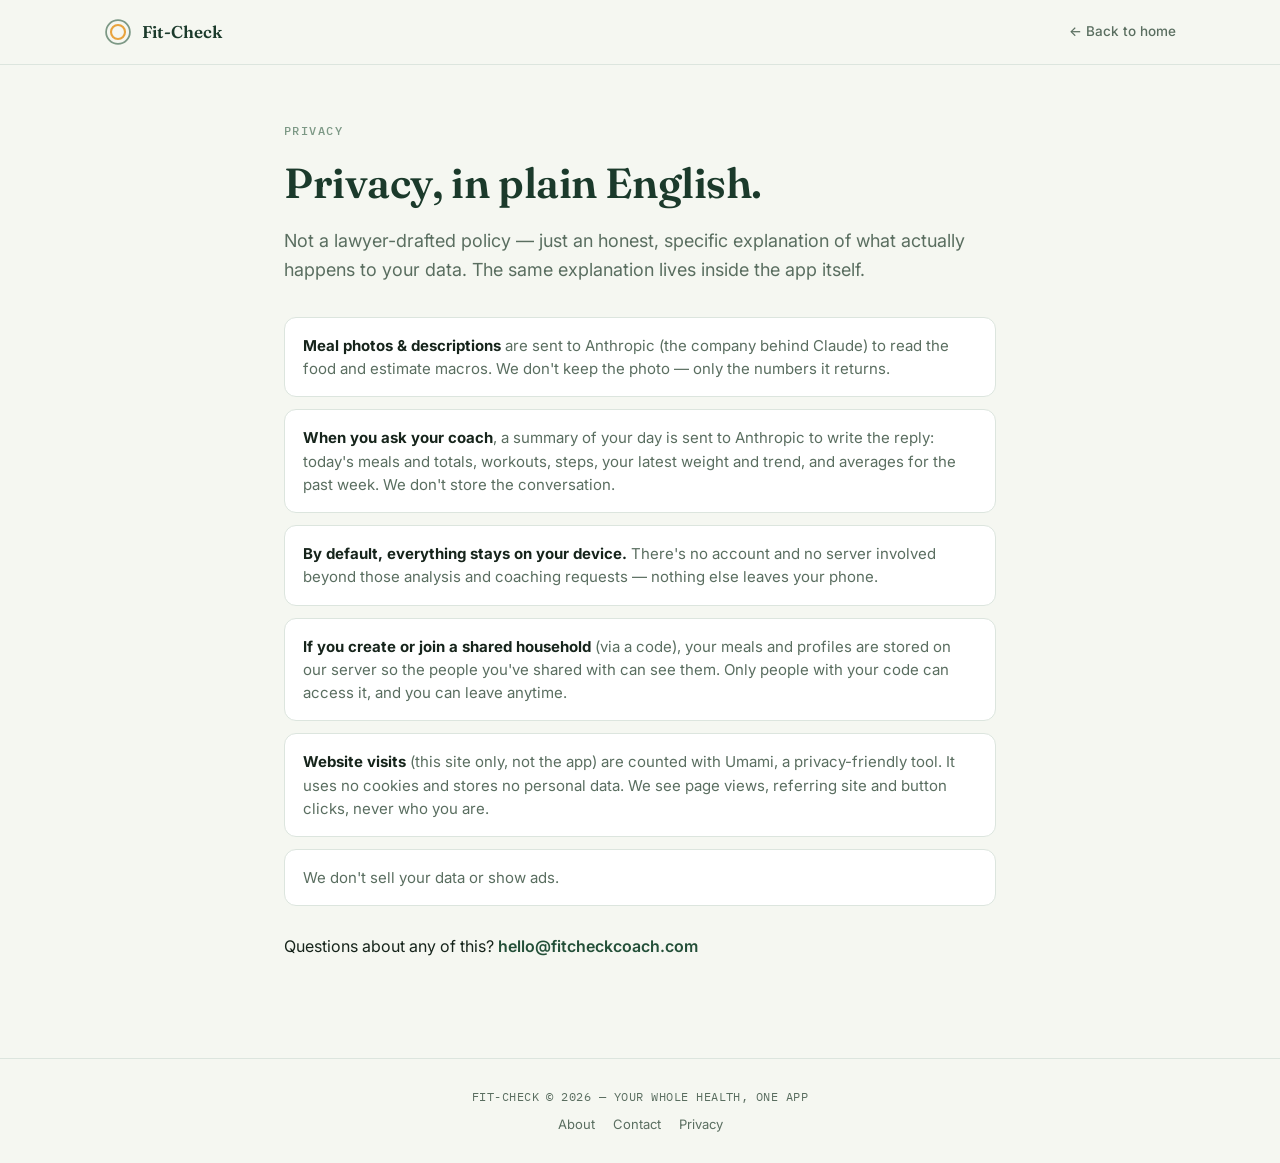
<file: privacy.html>
<!DOCTYPE html>
<html lang="en">
<head>
<meta charset="UTF-8">
<meta name="viewport" content="width=device-width, initial-scale=1.0">
<title>Privacy — Fit-Check</title>
<meta name="description" content="Fit-Check's privacy approach in plain English: what data we handle, where it goes, and what stays on your device.">
<meta name="robots" content="index, follow">
<meta name="theme-color" content="#1B3A2B">
<link rel="canonical" href="https://fitcheckcoach.com/privacy.html">
<link rel="icon" href="/icon.png">
<link rel="apple-touch-icon" href="/icon.png">
<link rel="preconnect" href="https://fonts.googleapis.com">
<link rel="preconnect" href="https://fonts.gstatic.com" crossorigin>
<link href="https://fonts.googleapis.com/css2?family=Fraunces:ital,opsz,wght@0,9..144,400;0,9..144,600;1,9..144,500&family=Inter:wght@400;500;600;700&family=IBM+Plex+Mono:wght@400;500&display=swap" rel="stylesheet">
<link rel="stylesheet" href="/page.css">
<script defer src="https://cloud.umami.is/script.js" data-website-id="806e5de0-33b1-4820-9b28-5f4e43789fcf"></script>
</head>
<body>

<nav>
  <div class="wrap">
    <a class="brand" href="/">
      <span class="brand-mark"><svg width="28" height="28" viewBox="0 0 40 40"><circle cx="20" cy="20" r="17" fill="none" stroke="#7C9885" stroke-width="2.5"/><circle cx="20" cy="20" r="10" fill="none" stroke="#E8A33D" stroke-width="3"/></svg></span>
      Fit-Check
    </a>
    <a class="back" href="/">← Back to home</a>
  </div>
</nav>

<main>
  <div class="wrap">
    <span class="eyebrow">Privacy</span>
    <h1>Privacy, in plain English.</h1>
    <p class="lead">Not a lawyer-drafted policy — just an honest, specific explanation of what actually happens to your data. The same explanation lives inside the app itself.</p>

    <ul class="plain">
      <li><b>Meal photos &amp; descriptions</b> are sent to Anthropic (the company behind Claude) to read the food and estimate macros. We don't keep the photo — only the numbers it returns.</li>
      <li><b>When you ask your coach</b>, a summary of your day is sent to Anthropic to write the reply: today's meals and totals, workouts, steps, your latest weight and trend, and averages for the past week. We don't store the conversation.</li>
      <li><b>By default, everything stays on your device.</b> There's no account and no server involved beyond those analysis and coaching requests — nothing else leaves your phone.</li>
      <li><b>If you create or join a shared household</b> (via a code), your meals and profiles are stored on our server so the people you've shared with can see them. Only people with your code can access it, and you can leave anytime.</li>
      <li><b>Website visits</b> (this site only, not the app) are counted with Umami, a privacy-friendly tool. It uses no cookies and stores no personal data. We see page views, referring site and button clicks, never who you are.</li>
      <li>We don't sell your data or show ads.</li>
    </ul>

    <p>Questions about any of this? <a class="link" href="mailto:hello@fitcheckcoach.com">hello@fitcheckcoach.com</a></p>
  </div>
</main>

<footer>
  <div class="wrap">
    <p>FIT-CHECK © 2026 — YOUR WHOLE HEALTH, ONE APP</p>
    <div class="links">
      <a href="/about.html">About</a>
      <a href="/contact.html">Contact</a>
      <a href="/privacy.html">Privacy</a>
    </div>
  </div>
</footer>

</body>
</html>
</file>
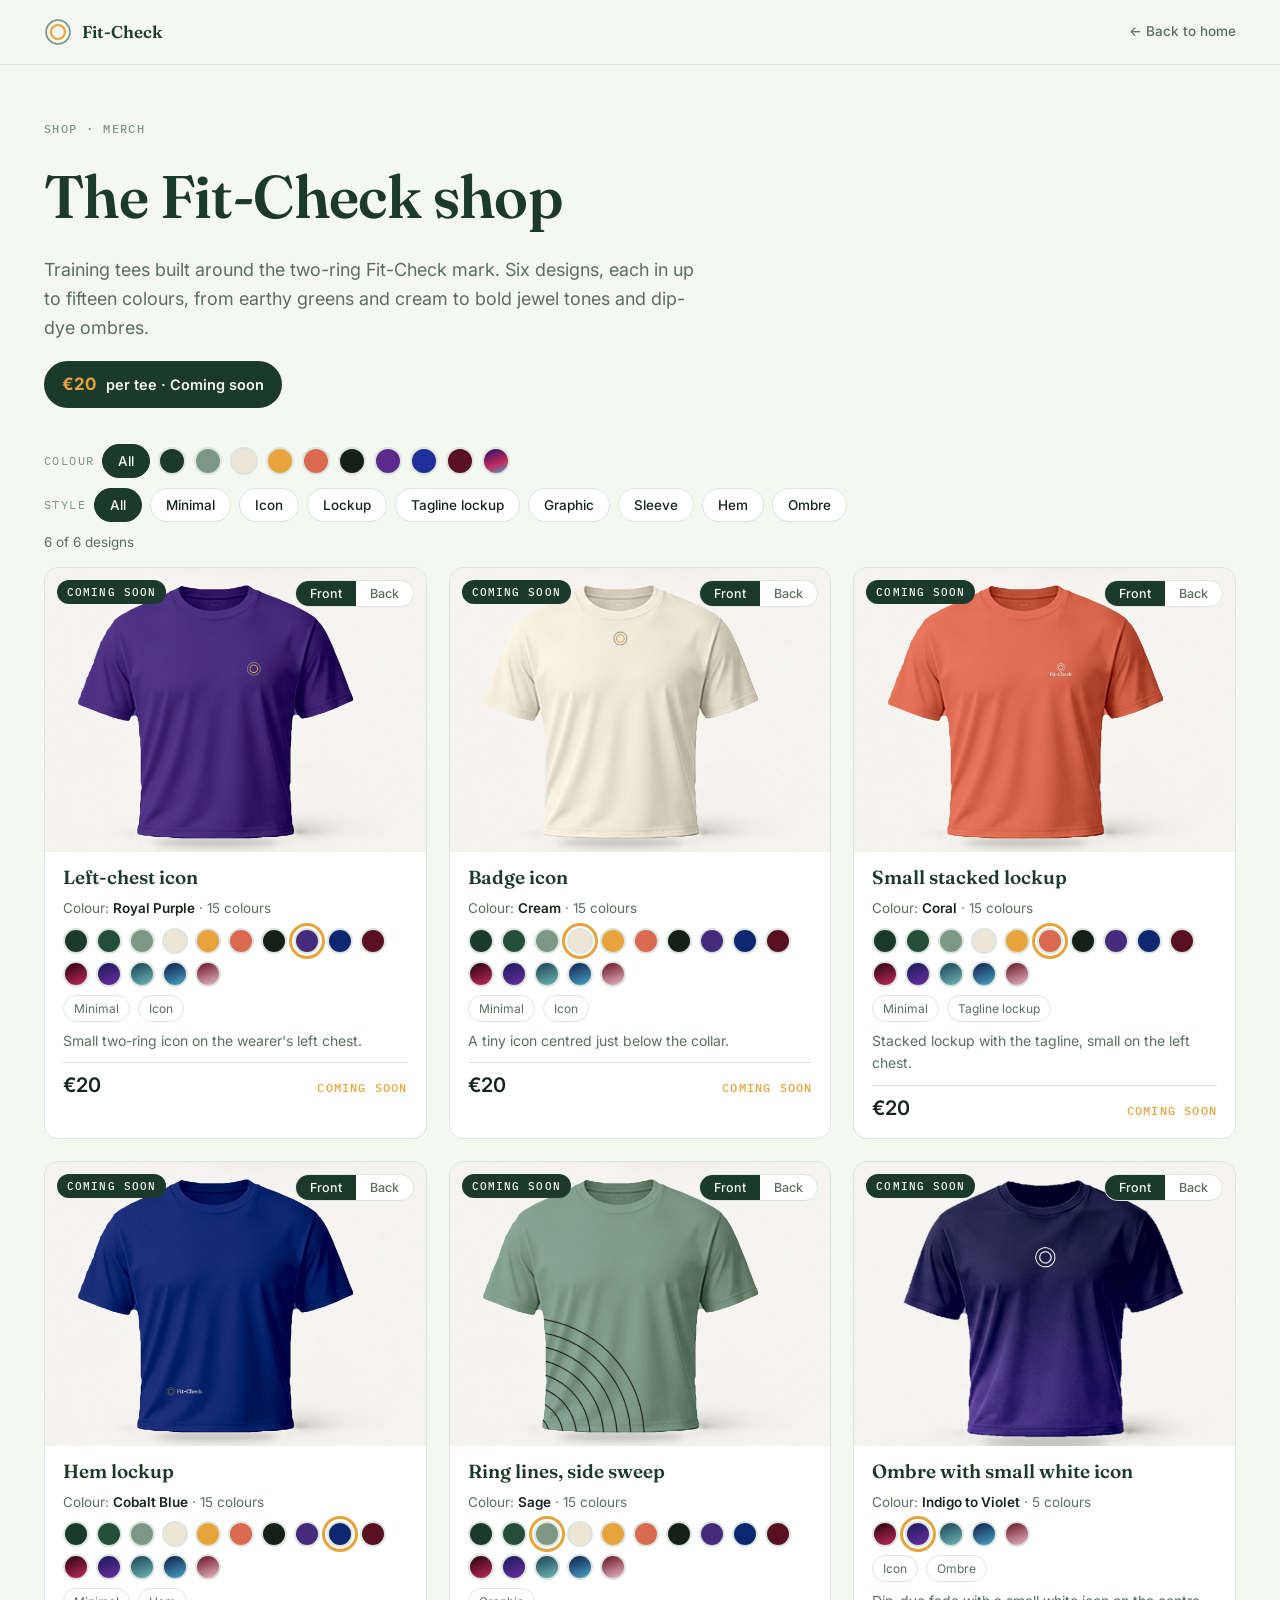
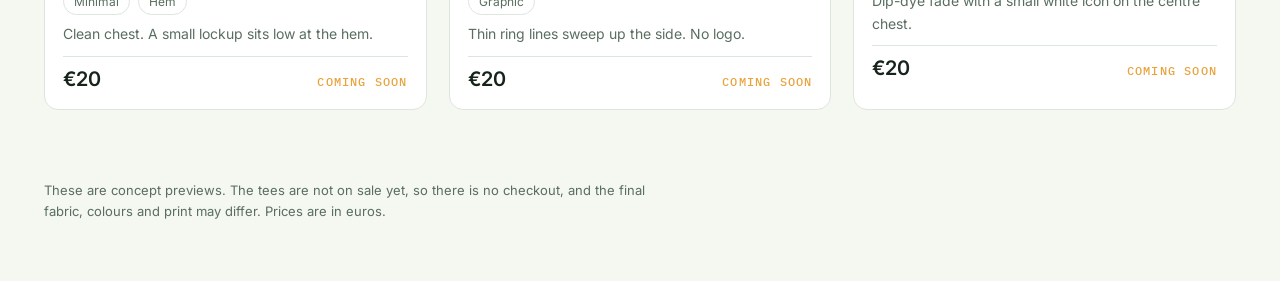
<file: shop.html>
<!DOCTYPE html>
<html lang="en">
<head>
<meta charset="UTF-8">
<meta name="viewport" content="width=device-width, initial-scale=1.0">
<title>Shop — Fit-Check</title>
<meta name="description" content="Fit-Check tees, €20 each. Coming soon. Browse 6 designs, each in several colours.">
<meta name="robots" content="index, follow">
<meta name="theme-color" content="#1B3A2B">
<link rel="canonical" href="https://fitcheckcoach.com/shop.html">
<link rel="icon" href="/icon.png">
<link rel="apple-touch-icon" href="/icon.png">
<link rel="preconnect" href="https://fonts.googleapis.com">
<link rel="preconnect" href="https://fonts.gstatic.com" crossorigin>
<link href="https://fonts.googleapis.com/css2?family=Fraunces:ital,opsz,wght@0,9..144,400;0,9..144,600;1,9..144,500&family=Inter:wght@400;500;600;700&family=IBM+Plex+Mono:wght@400;500&display=swap" rel="stylesheet">
<link rel="stylesheet" href="/page.css">
<style>
.shopwrap{max-width:1240px;margin:0 auto;padding:0 24px}
.hero-shop{padding:54px 0 22px}
.hero-shop h1{font-size:clamp(34px,6vw,60px);margin:0 0 12px}
.hero-shop .lead{max-width:60ch;margin:0 0 18px}
.soon{display:inline-flex;align-items:center;gap:10px;background:var(--forest);color:var(--paper);border-radius:100px;padding:10px 18px;font-weight:600;font-size:14.5px}
.soon b{color:var(--amber);font-size:17px}
.filters{display:flex;flex-wrap:wrap;gap:10px 24px;align-items:center;padding:14px 0 8px}
.fg{display:flex;flex-wrap:wrap;gap:8px;align-items:center}.fg>span{font-family:'IBM Plex Mono',monospace;font-size:11.5px;letter-spacing:.12em;text-transform:uppercase;color:var(--sage)}
.chip{border:1px solid var(--line);background:#fff;border-radius:100px;padding:8px 15px;font:500 13.5px 'Inter',sans-serif;color:var(--ink);cursor:pointer}
.chip.on{background:var(--forest);color:var(--paper);border-color:var(--forest)}
.sw{width:28px;height:28px;border-radius:50%;border:2px solid var(--line);padding:0;cursor:pointer}.sw.on{outline:3px solid var(--amber);outline-offset:2px}
.count{font-size:13.5px;color:var(--muted);padding:2px 0 14px}
.pgrid{display:grid;gap:22px;grid-template-columns:repeat(auto-fill,minmax(min(100%,380px),1fr));padding-bottom:70px}
.pcard{background:#fff;border:1px solid var(--line);border-radius:14px;overflow:hidden;display:flex;flex-direction:column;min-width:0}
.pcard .im{display:block;width:100%;border:0;padding:0;background:var(--mist);cursor:zoom-in;position:relative}
.pcard img{width:100%;height:auto;display:block;aspect-ratio:1.34;object-fit:cover}
.badge{position:absolute;left:12px;top:12px;background:var(--forest);color:var(--paper);font:500 11px 'IBM Plex Mono',monospace;letter-spacing:.1em;text-transform:uppercase;padding:5px 10px;border-radius:100px}
.pmeta{padding:14px 18px 18px;display:grid;gap:8px}
.pmeta h3{margin:0;font:600 19px/1.25 'Fraunces',serif;color:var(--forest)}
.cname{font-size:13.5px;color:var(--muted)}.cname b{color:var(--ink);font-weight:600}
.vt{display:inline-flex;border:1px solid var(--line);border-radius:100px;overflow:hidden;background:#fff}.vt button{border:0;background:transparent;padding:5px 14px;font:500 12.5px 'Inter',sans-serif;color:var(--muted);cursor:pointer}.vt button.on{background:var(--forest);color:var(--paper)}
.vrow{position:absolute;right:12px;top:12px}
.swrow{display:flex;flex-wrap:wrap;gap:7px}
.cs{width:26px;height:26px;border-radius:50%;border:2px solid var(--line);padding:0;cursor:pointer;flex:none}.cs.on{outline:3px solid var(--amber);outline-offset:2px}.cs:focus-visible{outline:3px solid var(--forest);outline-offset:2px}
.prow{display:flex;align-items:center;gap:8px;flex-wrap:wrap}
.tag{font-size:12px;border:1px solid var(--line);border-radius:100px;padding:3px 10px;color:var(--muted)}
.price{display:flex;justify-content:space-between;align-items:baseline;margin-top:2px;padding-top:10px;border-top:1px solid var(--line)}
.price b{font:600 20px 'Inter',sans-serif;color:var(--ink)}.price span{font:500 12px 'IBM Plex Mono',monospace;letter-spacing:.1em;text-transform:uppercase;color:var(--amber)}
.pmeta p{margin:0;font-size:14px;color:var(--muted)}
.empty{grid-column:1/-1;text-align:center;padding:60px 0;color:var(--muted)}
.fine{font-size:13px;color:var(--muted);max-width:80ch;padding:0 0 60px;margin:0}
#mod{position:fixed;inset:0;background:rgba(10,18,13,.88);display:none;z-index:50;overflow:auto;padding:22px}#mod.on{display:block}
.pp{max-width:1280px;margin:0 auto;background:var(--paper);border-radius:16px;overflow:hidden;display:grid;grid-template-columns:1.6fr 1fr}
.pp .big{background:var(--mist);display:flex;align-items:center;justify-content:center}.pp .big img{width:100%;max-height:86vh;object-fit:contain;display:block}
.pp .info{padding:28px;display:flex;flex-direction:column;gap:14px}.pp h2{margin:0;font:600 28px/1.15 'Fraunces',serif;color:var(--forest)}
.pp .info p{margin:0;color:var(--muted)}.pp .swrow .cs{width:32px;height:32px}.pp .bigprice{font:600 26px 'Inter',sans-serif}
.pnav{display:flex;gap:10px;margin-top:auto}.btn{border:1px solid var(--line);background:#fff;border-radius:10px;padding:11px 16px;font:600 14.5px 'Inter',sans-serif;cursor:pointer;color:var(--ink)}
.x{position:fixed;right:20px;top:14px;z-index:60;width:44px;height:44px;border-radius:50%;border:0;background:#fff;font-size:22px;cursor:pointer}
@media (max-width:860px){.pp{grid-template-columns:1fr}.pp .big img{max-height:58vh}.shopwrap{padding:0 20px}}
</style>
<script defer src="https://cloud.umami.is/script.js" data-website-id="806e5de0-33b1-4820-9b28-5f4e43789fcf"></script>
</head>
<body>
<nav>
  <div class="wrap" style="max-width:1240px">
    <a class="brand" href="/">
      <span class="brand-mark"><svg width="28" height="28" viewBox="0 0 40 40"><circle cx="20" cy="20" r="17" fill="none" stroke="#7C9885" stroke-width="2.5"/><circle cx="20" cy="20" r="10" fill="none" stroke="#E8A33D" stroke-width="3"/></svg></span>
      Fit-Check
    </a>
    <a class="back" href="/">← Back to home</a>
  </div>
</nav>
<main style="padding:0">
<div class="shopwrap">
  <section class="hero-shop">
    <span class="eyebrow">Shop · Merch</span>
    <h1>The Fit-Check shop</h1>
    <p class="lead">Training tees built around the two-ring Fit-Check mark. Six designs, each in up to fifteen colours, from earthy greens and cream to bold jewel tones and dip-dye ombres.</p>
    <div class="soon"><b>€20</b> per tee · Coming soon</div>
  </section>
  <div class="filters" id="filters"></div>
  <div class="count" id="count"></div>
  <div class="pgrid" id="grid"></div>
  <p class="fine">These are concept previews. The tees are not on sale yet, so there is no checkout, and the final fabric, colours and print may differ. Prices are in euros.</p>
</div>
</main>
<div id="mod" role="dialog" aria-modal="true" aria-label="Design details"><button class="x" id="mx" aria-label="Close">×</button>
  <div class="pp"><div class="big"><img id="mi" alt=""></div><div class="info"><div class="prow" id="mb"></div><h2 id="mt"></h2><p id="mn"></p><p>Colour: <b id="mc"></b></p><div id="mvt"></div><div class="swrow" id="msw"></div><div class="bigprice">€20 <span class="badge" style="position:static;display:inline-block;background:var(--amber);color:var(--forest)">Coming soon</span></div><div class="pnav"><button class="btn" id="mp">Previous</button><button class="btn" id="mnx">Next</button></div></div></div>
</div>
<script>
var D=[{"id": "D01", "title": "Left-chest icon", "tags": ["Minimal", "Icon"], "note": "Small two-ring icon on the wearer's left chest.", "colours": [{"name": "Forest", "group": "Green", "hex": "#1B3A2B", "src": "/img/shop/d01_forest.jpg", "back": "/img/shop/d01_forest_back.jpg"}, {"name": "Pine", "group": "Green", "hex": "#234F38", "src": "/img/shop/d01_pine.jpg", "back": "/img/shop/d01_pine_back.jpg"}, {"name": "Sage", "group": "Sage", "hex": "#7C9885", "src": "/img/shop/d01_sage.jpg", "back": "/img/shop/d01_sage_back.jpg"}, {"name": "Cream", "group": "Cream", "hex": "#EDE6D6", "src": "/img/shop/d01_cream.jpg", "back": "/img/shop/d01_cream_back.jpg"}, {"name": "Amber", "group": "Amber", "hex": "#E8A33D", "src": "/img/shop/d01_amber.jpg", "back": "/img/shop/d01_amber_back.jpg"}, {"name": "Coral", "group": "Coral", "hex": "#D9694F", "src": "/img/shop/d01_coral.jpg", "back": "/img/shop/d01_coral_back.jpg"}, {"name": "Ink", "group": "Ink", "hex": "#16201A", "src": "/img/shop/d01_ink.jpg", "back": "/img/shop/d01_ink_back.jpg"}, {"name": "Royal Purple", "group": "Purple", "hex": "#462A7B", "src": "/img/shop/d01_royalpurple.jpg", "back": "/img/shop/d01_royalpurple_back.jpg"}, {"name": "Cobalt Blue", "group": "Blue", "hex": "#0D2771", "src": "/img/shop/d01_cobaltblue.jpg", "back": "/img/shop/d01_cobaltblue_back.jpg"}, {"name": "Garnet", "group": "Wine", "hex": "#591021", "src": "/img/shop/d01_garnet.jpg", "back": "/img/shop/d01_garnet_back.jpg"}, {"name": "Deep Plum to Fuchsia Pink", "group": "Ombre", "hex": "linear-gradient(160deg,#28040E,#BF295D)", "src": "/img/shop/d01_deepplumtofuchsiapink.jpg", "back": "/img/shop/d01_deepplumtofuchsiapink_back.jpg"}, {"name": "Indigo to Violet", "group": "Ombre", "hex": "linear-gradient(160deg,#1B1A5A,#6A2FA0)", "src": "/img/shop/d01_indigotoviolet.jpg", "back": "/img/shop/d01_indigotoviolet_back.jpg"}, {"name": "Deep Teal to Aquamarine", "group": "Ombre", "hex": "linear-gradient(160deg,#1B4153,#6EB9B7)", "src": "/img/shop/d01_deeptealtoaquamarine.jpg", "back": "/img/shop/d01_deeptealtoaquamarine_back.jpg"}, {"name": "Navy Blue to Bright Aqua", "group": "Ombre", "hex": "linear-gradient(160deg,#0F1F4A,#4AA2C7)", "src": "/img/shop/d01_navybluetobrightaqua.jpg", "back": "/img/shop/d01_navybluetobrightaqua_back.jpg"}, {"name": "Cranberry to Light Pink", "group": "Ombre", "hex": "linear-gradient(160deg,#671226,#E9B7C3)", "src": "/img/shop/d01_cranberrytolightpink.jpg", "back": "/img/shop/d01_cranberrytolightpink_back.jpg"}], "def": 7}, {"id": "D04", "title": "Badge icon", "tags": ["Minimal", "Icon"], "note": "A tiny icon centred just below the collar.", "colours": [{"name": "Forest", "group": "Green", "hex": "#1B3A2B", "src": "/img/shop/d04_forest.jpg", "back": "/img/shop/d04_forest_back.jpg"}, {"name": "Pine", "group": "Green", "hex": "#234F38", "src": "/img/shop/d04_pine.jpg", "back": "/img/shop/d04_pine_back.jpg"}, {"name": "Sage", "group": "Sage", "hex": "#7C9885", "src": "/img/shop/d04_sage.jpg", "back": "/img/shop/d04_sage_back.jpg"}, {"name": "Cream", "group": "Cream", "hex": "#EDE6D6", "src": "/img/shop/d04_cream.jpg", "back": "/img/shop/d04_cream_back.jpg"}, {"name": "Amber", "group": "Amber", "hex": "#E8A33D", "src": "/img/shop/d04_amber.jpg", "back": "/img/shop/d04_amber_back.jpg"}, {"name": "Coral", "group": "Coral", "hex": "#D9694F", "src": "/img/shop/d04_coral.jpg", "back": "/img/shop/d04_coral_back.jpg"}, {"name": "Ink", "group": "Ink", "hex": "#16201A", "src": "/img/shop/d04_ink.jpg", "back": "/img/shop/d04_ink_back.jpg"}, {"name": "Royal Purple", "group": "Purple", "hex": "#462A7B", "src": "/img/shop/d04_royalpurple.jpg", "back": "/img/shop/d04_royalpurple_back.jpg"}, {"name": "Cobalt Blue", "group": "Blue", "hex": "#0D2771", "src": "/img/shop/d04_cobaltblue.jpg", "back": "/img/shop/d04_cobaltblue_back.jpg"}, {"name": "Garnet", "group": "Wine", "hex": "#591021", "src": "/img/shop/d04_garnet.jpg", "back": "/img/shop/d04_garnet_back.jpg"}, {"name": "Deep Plum to Fuchsia Pink", "group": "Ombre", "hex": "linear-gradient(160deg,#28040E,#BF295D)", "src": "/img/shop/d04_deepplumtofuchsiapink.jpg", "back": "/img/shop/d04_deepplumtofuchsiapink_back.jpg"}, {"name": "Indigo to Violet", "group": "Ombre", "hex": "linear-gradient(160deg,#1B1A5A,#6A2FA0)", "src": "/img/shop/d04_indigotoviolet.jpg", "back": "/img/shop/d04_indigotoviolet_back.jpg"}, {"name": "Deep Teal to Aquamarine", "group": "Ombre", "hex": "linear-gradient(160deg,#1B4153,#6EB9B7)", "src": "/img/shop/d04_deeptealtoaquamarine.jpg", "back": "/img/shop/d04_deeptealtoaquamarine_back.jpg"}, {"name": "Navy Blue to Bright Aqua", "group": "Ombre", "hex": "linear-gradient(160deg,#0F1F4A,#4AA2C7)", "src": "/img/shop/d04_navybluetobrightaqua.jpg", "back": "/img/shop/d04_navybluetobrightaqua_back.jpg"}, {"name": "Cranberry to Light Pink", "group": "Ombre", "hex": "linear-gradient(160deg,#671226,#E9B7C3)", "src": "/img/shop/d04_cranberrytolightpink.jpg", "back": "/img/shop/d04_cranberrytolightpink_back.jpg"}], "def": 3}, {"id": "D07", "title": "Small stacked lockup", "tags": ["Minimal", "Tagline lockup"], "note": "Stacked lockup with the tagline, small on the left chest.", "colours": [{"name": "Forest", "group": "Green", "hex": "#1B3A2B", "src": "/img/shop/d07_forest.jpg", "back": "/img/shop/d07_forest_back.jpg"}, {"name": "Pine", "group": "Green", "hex": "#234F38", "src": "/img/shop/d07_pine.jpg", "back": "/img/shop/d07_pine_back.jpg"}, {"name": "Sage", "group": "Sage", "hex": "#7C9885", "src": "/img/shop/d07_sage.jpg", "back": "/img/shop/d07_sage_back.jpg"}, {"name": "Cream", "group": "Cream", "hex": "#EDE6D6", "src": "/img/shop/d07_cream.jpg", "back": "/img/shop/d07_cream_back.jpg"}, {"name": "Amber", "group": "Amber", "hex": "#E8A33D", "src": "/img/shop/d07_amber.jpg", "back": "/img/shop/d07_amber_back.jpg"}, {"name": "Coral", "group": "Coral", "hex": "#D9694F", "src": "/img/shop/d07_coral.jpg", "back": "/img/shop/d07_coral_back.jpg"}, {"name": "Ink", "group": "Ink", "hex": "#16201A", "src": "/img/shop/d07_ink.jpg", "back": "/img/shop/d07_ink_back.jpg"}, {"name": "Royal Purple", "group": "Purple", "hex": "#462A7B", "src": "/img/shop/d07_royalpurple.jpg", "back": "/img/shop/d07_royalpurple_back.jpg"}, {"name": "Cobalt Blue", "group": "Blue", "hex": "#0D2771", "src": "/img/shop/d07_cobaltblue.jpg", "back": "/img/shop/d07_cobaltblue_back.jpg"}, {"name": "Garnet", "group": "Wine", "hex": "#591021", "src": "/img/shop/d07_garnet.jpg", "back": "/img/shop/d07_garnet_back.jpg"}, {"name": "Deep Plum to Fuchsia Pink", "group": "Ombre", "hex": "linear-gradient(160deg,#28040E,#BF295D)", "src": "/img/shop/d07_deepplumtofuchsiapink.jpg", "back": "/img/shop/d07_deepplumtofuchsiapink_back.jpg"}, {"name": "Indigo to Violet", "group": "Ombre", "hex": "linear-gradient(160deg,#1B1A5A,#6A2FA0)", "src": "/img/shop/d07_indigotoviolet.jpg", "back": "/img/shop/d07_indigotoviolet_back.jpg"}, {"name": "Deep Teal to Aquamarine", "group": "Ombre", "hex": "linear-gradient(160deg,#1B4153,#6EB9B7)", "src": "/img/shop/d07_deeptealtoaquamarine.jpg", "back": "/img/shop/d07_deeptealtoaquamarine_back.jpg"}, {"name": "Navy Blue to Bright Aqua", "group": "Ombre", "hex": "linear-gradient(160deg,#0F1F4A,#4AA2C7)", "src": "/img/shop/d07_navybluetobrightaqua.jpg", "back": "/img/shop/d07_navybluetobrightaqua_back.jpg"}, {"name": "Cranberry to Light Pink", "group": "Ombre", "hex": "linear-gradient(160deg,#671226,#E9B7C3)", "src": "/img/shop/d07_cranberrytolightpink.jpg", "back": "/img/shop/d07_cranberrytolightpink_back.jpg"}], "def": 5}, {"id": "D09", "title": "Hem lockup", "tags": ["Minimal", "Hem"], "note": "Clean chest. A small lockup sits low at the hem.", "colours": [{"name": "Forest", "group": "Green", "hex": "#1B3A2B", "src": "/img/shop/d09_forest.jpg", "back": "/img/shop/d09_forest_back.jpg"}, {"name": "Pine", "group": "Green", "hex": "#234F38", "src": "/img/shop/d09_pine.jpg", "back": "/img/shop/d09_pine_back.jpg"}, {"name": "Sage", "group": "Sage", "hex": "#7C9885", "src": "/img/shop/d09_sage.jpg", "back": "/img/shop/d09_sage_back.jpg"}, {"name": "Cream", "group": "Cream", "hex": "#EDE6D6", "src": "/img/shop/d09_cream.jpg", "back": "/img/shop/d09_cream_back.jpg"}, {"name": "Amber", "group": "Amber", "hex": "#E8A33D", "src": "/img/shop/d09_amber.jpg", "back": "/img/shop/d09_amber_back.jpg"}, {"name": "Coral", "group": "Coral", "hex": "#D9694F", "src": "/img/shop/d09_coral.jpg", "back": "/img/shop/d09_coral_back.jpg"}, {"name": "Ink", "group": "Ink", "hex": "#16201A", "src": "/img/shop/d09_ink.jpg", "back": "/img/shop/d09_ink_back.jpg"}, {"name": "Royal Purple", "group": "Purple", "hex": "#462A7B", "src": "/img/shop/d09_royalpurple.jpg", "back": "/img/shop/d09_royalpurple_back.jpg"}, {"name": "Cobalt Blue", "group": "Blue", "hex": "#0D2771", "src": "/img/shop/d09_cobaltblue.jpg", "back": "/img/shop/d09_cobaltblue_back.jpg"}, {"name": "Garnet", "group": "Wine", "hex": "#591021", "src": "/img/shop/d09_garnet.jpg", "back": "/img/shop/d09_garnet_back.jpg"}, {"name": "Deep Plum to Fuchsia Pink", "group": "Ombre", "hex": "linear-gradient(160deg,#28040E,#BF295D)", "src": "/img/shop/d09_deepplumtofuchsiapink.jpg", "back": "/img/shop/d09_deepplumtofuchsiapink_back.jpg"}, {"name": "Indigo to Violet", "group": "Ombre", "hex": "linear-gradient(160deg,#1B1A5A,#6A2FA0)", "src": "/img/shop/d09_indigotoviolet.jpg", "back": "/img/shop/d09_indigotoviolet_back.jpg"}, {"name": "Deep Teal to Aquamarine", "group": "Ombre", "hex": "linear-gradient(160deg,#1B4153,#6EB9B7)", "src": "/img/shop/d09_deeptealtoaquamarine.jpg", "back": "/img/shop/d09_deeptealtoaquamarine_back.jpg"}, {"name": "Navy Blue to Bright Aqua", "group": "Ombre", "hex": "linear-gradient(160deg,#0F1F4A,#4AA2C7)", "src": "/img/shop/d09_navybluetobrightaqua.jpg", "back": "/img/shop/d09_navybluetobrightaqua_back.jpg"}, {"name": "Cranberry to Light Pink", "group": "Ombre", "hex": "linear-gradient(160deg,#671226,#E9B7C3)", "src": "/img/shop/d09_cranberrytolightpink.jpg", "back": "/img/shop/d09_cranberrytolightpink_back.jpg"}], "def": 8}, {"id": "D21", "title": "Ring lines, side sweep", "tags": ["Graphic"], "note": "Thin ring lines sweep up the side. No logo.", "colours": [{"name": "Forest", "group": "Green", "hex": "#1B3A2B", "src": "/img/shop/d21_forest.jpg", "back": "/img/shop/d21_forest_back.jpg"}, {"name": "Pine", "group": "Green", "hex": "#234F38", "src": "/img/shop/d21_pine.jpg", "back": "/img/shop/d21_pine_back.jpg"}, {"name": "Sage", "group": "Sage", "hex": "#7C9885", "src": "/img/shop/d21_sage.jpg", "back": "/img/shop/d21_sage_back.jpg"}, {"name": "Cream", "group": "Cream", "hex": "#EDE6D6", "src": "/img/shop/d21_cream.jpg", "back": "/img/shop/d21_cream_back.jpg"}, {"name": "Amber", "group": "Amber", "hex": "#E8A33D", "src": "/img/shop/d21_amber.jpg", "back": "/img/shop/d21_amber_back.jpg"}, {"name": "Coral", "group": "Coral", "hex": "#D9694F", "src": "/img/shop/d21_coral.jpg", "back": "/img/shop/d21_coral_back.jpg"}, {"name": "Ink", "group": "Ink", "hex": "#16201A", "src": "/img/shop/d21_ink.jpg", "back": "/img/shop/d21_ink_back.jpg"}, {"name": "Royal Purple", "group": "Purple", "hex": "#462A7B", "src": "/img/shop/d21_royalpurple.jpg", "back": "/img/shop/d21_royalpurple_back.jpg"}, {"name": "Cobalt Blue", "group": "Blue", "hex": "#0D2771", "src": "/img/shop/d21_cobaltblue.jpg", "back": "/img/shop/d21_cobaltblue_back.jpg"}, {"name": "Garnet", "group": "Wine", "hex": "#591021", "src": "/img/shop/d21_garnet.jpg", "back": "/img/shop/d21_garnet_back.jpg"}, {"name": "Deep Plum to Fuchsia Pink", "group": "Ombre", "hex": "linear-gradient(160deg,#28040E,#BF295D)", "src": "/img/shop/d21_deepplumtofuchsiapink.jpg", "back": "/img/shop/d21_deepplumtofuchsiapink_back.jpg"}, {"name": "Indigo to Violet", "group": "Ombre", "hex": "linear-gradient(160deg,#1B1A5A,#6A2FA0)", "src": "/img/shop/d21_indigotoviolet.jpg", "back": "/img/shop/d21_indigotoviolet_back.jpg"}, {"name": "Deep Teal to Aquamarine", "group": "Ombre", "hex": "linear-gradient(160deg,#1B4153,#6EB9B7)", "src": "/img/shop/d21_deeptealtoaquamarine.jpg", "back": "/img/shop/d21_deeptealtoaquamarine_back.jpg"}, {"name": "Navy Blue to Bright Aqua", "group": "Ombre", "hex": "linear-gradient(160deg,#0F1F4A,#4AA2C7)", "src": "/img/shop/d21_navybluetobrightaqua.jpg", "back": "/img/shop/d21_navybluetobrightaqua_back.jpg"}, {"name": "Cranberry to Light Pink", "group": "Ombre", "hex": "linear-gradient(160deg,#671226,#E9B7C3)", "src": "/img/shop/d21_cranberrytolightpink.jpg", "back": "/img/shop/d21_cranberrytolightpink_back.jpg"}], "def": 2}, {"id": "O01", "title": "Ombre with small white icon", "tags": ["Icon", "Ombre"], "note": "Dip-dye fade with a small white icon on the centre chest.", "colours": [{"name": "Deep Plum to Fuchsia Pink", "group": "Ombre", "hex": "linear-gradient(160deg,#28040E,#BF295D)", "src": "/img/shop/o01_r04.jpg", "back": "/img/shop/o01_r04_back.jpg"}, {"name": "Indigo to Violet", "group": "Ombre", "hex": "linear-gradient(160deg,#1B1A5A,#6A2FA0)", "src": "/img/shop/o01_r07.jpg", "back": "/img/shop/o01_r07_back.jpg"}, {"name": "Deep Teal to Aquamarine", "group": "Ombre", "hex": "linear-gradient(160deg,#1B4153,#6EB9B7)", "src": "/img/shop/o01_r08.jpg", "back": "/img/shop/o01_r08_back.jpg"}, {"name": "Navy Blue to Bright Aqua", "group": "Ombre", "hex": "linear-gradient(160deg,#0F1F4A,#4AA2C7)", "src": "/img/shop/o01_navybluetobrightaqua.jpg", "back": "/img/shop/o01_navybluetobrightaqua_back.jpg"}, {"name": "Cranberry to Light Pink", "group": "Ombre", "hex": "linear-gradient(160deg,#671226,#E9B7C3)", "src": "/img/shop/o01_cranberrytolightpink.jpg", "back": "/img/shop/o01_cranberrytolightpink_back.jpg"}], "def": 1}], GROUPS={'Green':'#1B3A2B','Sage':'#7C9885','Cream':'#EDE6D6','Amber':'#E8A33D','Coral':'#D9694F','Ink':'#16201A','Purple':'#5B2A8C','Blue':'#1F2E9A','Wine':'#591021','Ombre':'linear-gradient(160deg,#28106A,#C22A5B 60%,#4AA2C7)'};
var state={colour:'All',tag:'All'}, vis=[], cur=0, sel={}, side={};
var $=function(i){return document.getElementById(i)};
function el(t,c,x){var e=document.createElement(t);if(c)e.className=c;if(x!=null)e.textContent=x;return e}
function colIdx(d){var g=state.colour;if(g!=='All'){for(var i=0;i<d.colours.length;i++)if(d.colours[i].group===g)return i}return sel[d.id]!=null?sel[d.id]:(d.def||0)}
function vtoggle(get,set){var w=el('div','vt');['Front','Back'].forEach(function(n){var b=el('button',get()===n?'on':'',n);b.onclick=function(e){e.stopPropagation();set(n);Array.prototype.forEach.call(w.children,function(x){x.className=x.textContent===n?'on':''})};w.appendChild(b)});return w}
function filt(){return D.map(function(d,i){return i}).filter(function(i){var d=D[i];
 if(state.colour!=='All'&&!d.colours.some(function(c){return c.group===state.colour}))return false;
 if(state.tag!=='All'&&d.tags.indexOf(state.tag)<0)return false;return true})}
function swatches(d,onPick,active){var r=el('div','swrow');d.colours.forEach(function(c,i){var b=el('button','cs');b.style.background=c.hex;b.title=c.name;b.setAttribute('aria-label',c.name);if(i===active)b.classList.add('on');b.onclick=function(e){e.stopPropagation();onPick(i)};r.appendChild(b)});return r}
function render(){vis=filt();var g=$('grid');g.textContent='';$('count').textContent=vis.length+' of '+D.length+' designs';
 if(!vis.length){g.appendChild(el('div','empty','No designs match these filters.'));return}
 vis.forEach(function(i,n){var d=D[i],ci=colIdx(d),c=el('article','pcard'),b=el('button','im');b.setAttribute('aria-label','Open '+d.title);
  var im=new Image();im.src=(side[d.id]==='Back'&&d.colours[ci].back)?d.colours[ci].back:d.colours[ci].src;im.alt=d.title+' tee in '+d.colours[ci].name;im.loading=n<6?'eager':'lazy';im.decoding='async';im.width=1400;im.height=1045;b.appendChild(im);b.appendChild(el('span','badge','Coming soon'));b.onclick=function(){openM(n)};c.appendChild(b);var vr=el('div','vrow');vr.appendChild(vtoggle(function(){return side[d.id]||'Front'},function(v){side[d.id]=v;var k=colIdx(d);im.src=(v==='Back'&&d.colours[k].back)?d.colours[k].back:d.colours[k].src}));b.appendChild(vr);
  var m=el('div','pmeta');m.appendChild(el('h3','',d.title));
  var cn=el('div','cname');cn.appendChild(document.createTextNode('Colour: '));cn.appendChild(el('b','',d.colours[ci].name));cn.appendChild(document.createTextNode(' · '+d.colours.length+' colour'+(d.colours.length>1?'s':'')));m.appendChild(cn);
  m.appendChild(swatches(d,function(k){sel[d.id]=k;im.src=(side[d.id]==='Back'&&d.colours[k].back)?d.colours[k].back:d.colours[k].src;im.alt=d.title+' tee in '+d.colours[k].name;cn.childNodes[1].textContent=d.colours[k].name;m.replaceChild(swatches(d,arguments.callee,k),m.children[2])},ci));
  var t=el('div','prow');d.tags.forEach(function(x){t.appendChild(el('span','tag',x))});m.appendChild(t);m.appendChild(el('p','',d.note));
  var p=el('div','price');p.appendChild(el('b','','\u20AC20'));p.appendChild(el('span','','Coming soon'));m.appendChild(p);c.appendChild(m);g.appendChild(c)})}
function chips(label,opts,key,sw){var f=el('div','fg');f.appendChild(el('span','',label));opts.forEach(function(o){var b;
  if(sw&&o!=='All'){b=el('button','sw');b.style.background=GROUPS[o];b.title=o;b.setAttribute('aria-label',o)}else{b=el('button','chip',o)}
  b.onclick=function(){state[key]=o;buildF();render()};if(state[key]===o)b.classList.add('on');f.appendChild(b)});return f}
function buildF(){var F=$('filters');F.textContent='';F.appendChild(chips('Colour',['All','Green','Sage','Cream','Amber','Coral','Ink','Purple','Blue','Wine','Ombre'],'colour',true));F.appendChild(chips('Style',['All','Minimal','Icon','Lockup','Tagline lockup','Graphic','Sleeve','Hem','Ombre'],'tag'))}
function showM(){var d=D[vis[cur]],ci=colIdx(d);var c=d.colours[ci];$('mi').src=(side[d.id]==='Back'&&c.back)?c.back:c.src;$('mi').alt=d.title+' tee in '+c.name;$('mt').textContent=d.title;$('mn').textContent=d.note;$('mc').textContent=c.name;
 var b=$('mb');b.textContent='';d.tags.forEach(function(x){b.appendChild(el('span','tag',x))});var vw=$('mvt');vw.textContent='';vw.appendChild(vtoggle(function(){return side[d.id]||'Front'},function(v){side[d.id]=v;showM();render_keep()}));var s=$('msw');s.textContent='';s.appendChild(swatches(d,function(k){sel[d.id]=k;showM();render_keep()},ci))}
function render_keep(){var y=window.scrollY;render();window.scrollTo(0,y)}
function openM(n){cur=n;showM();$('mod').classList.add('on');document.body.style.overflow='hidden'}
function closeM(){$('mod').classList.remove('on');document.body.style.overflow=''}
function step(k){cur=(cur+k+vis.length)%vis.length;showM()}
$('mx').onclick=closeM;$('mp').onclick=function(){step(-1)};$('mnx').onclick=function(){step(1)};$('mod').onclick=function(e){if(e.target===$('mod'))closeM()};
document.addEventListener('keydown',function(e){if(!$('mod').classList.contains('on'))return;if(e.key==='Escape')closeM();if(e.key==='ArrowRight')step(1);if(e.key==='ArrowLeft')step(-1)});
buildF();render();
</script>
</body>
</html>
</file>
<file: page.css>
/* Shared styles for the lightweight content pages (About / Contact / Privacy).
   Deliberately much smaller than the main index.html stylesheet — these are
   plain content pages, not the animated pitch-deck landing page. */
:root{
  --forest:#1B3A2B;
  --pine:#234F38;
  --sage:#7C9885;
  --mist:#EDF2EC;
  --paper:#F5F7F1;
  --amber:#E8A33D;
  --coral:#D9694F;
  --ink:#16241B;
  --line:#DCE5DE;
  --muted:#5A6E60;
  --maxw:760px;
}
*{box-sizing:border-box;}
body{
  margin:0;
  background:var(--paper);
  color:var(--ink);
  font-family:'Inter',sans-serif;
  -webkit-font-smoothing:antialiased;
  line-height:1.6;
}
.wrap{max-width:var(--maxw); margin:0 auto; padding:0 24px;}
nav{border-bottom:1px solid var(--line); background:var(--paper);}
nav .wrap{display:flex; align-items:center; justify-content:space-between; height:64px; max-width:1120px;}
.brand{display:flex; align-items:center; gap:10px; font-family:'Fraunces',serif; font-weight:600; font-size:17px; color:var(--forest); text-decoration:none;}
.brand-mark svg{display:block;}
nav .back{font-size:13.5px; font-weight:500; color:var(--muted); text-decoration:none;}
nav .back:hover{color:var(--forest);}
main{padding:56px 0 80px;}
h1{font-family:'Fraunces',serif; font-weight:600; font-size:clamp(28px,5vw,42px); margin:0 0 10px; color:var(--forest); letter-spacing:-0.01em;}
.eyebrow{font-family:'IBM Plex Mono',monospace; font-size:12px; letter-spacing:.12em; text-transform:uppercase; color:var(--sage); font-weight:500; margin-bottom:10px; display:block;}
main p{font-size:16px; color:var(--ink); margin:0 0 18px;}
main .lead{font-size:18px; color:var(--muted); margin-bottom:32px;}
ul.plain{list-style:none; margin:0 0 28px; padding:0; display:flex; flex-direction:column; gap:12px;}
ul.plain li{
  background:#fff; border:1px solid var(--line); border-radius:12px;
  padding:16px 18px; font-size:15px; color:var(--muted); line-height:1.55;
}
ul.plain li b{color:var(--ink);}
a.link{color:var(--pine); font-weight:600; text-decoration:none;}
a.link:hover{text-decoration:underline;}
.card{background:#fff; border:1px solid var(--line); border-radius:16px; padding:28px; margin-bottom:20px;}
.cta-btn{
  display:inline-block; background:var(--forest); color:#fff; text-decoration:none;
  padding:13px 24px; border-radius:100px; font-weight:600; font-size:15px; margin-top:6px;
}
footer{border-top:1px solid var(--line); padding:28px 0; text-align:center;}
footer .wrap{max-width:1120px;}
footer p{font-size:12px; color:var(--muted); font-family:'IBM Plex Mono',monospace; letter-spacing:.04em; margin:0 0 8px;}
footer .links{display:flex; gap:18px; justify-content:center; font-size:13px;}
footer .links a{color:var(--muted); text-decoration:none;}
footer .links a:hover{color:var(--forest);}
</file>
